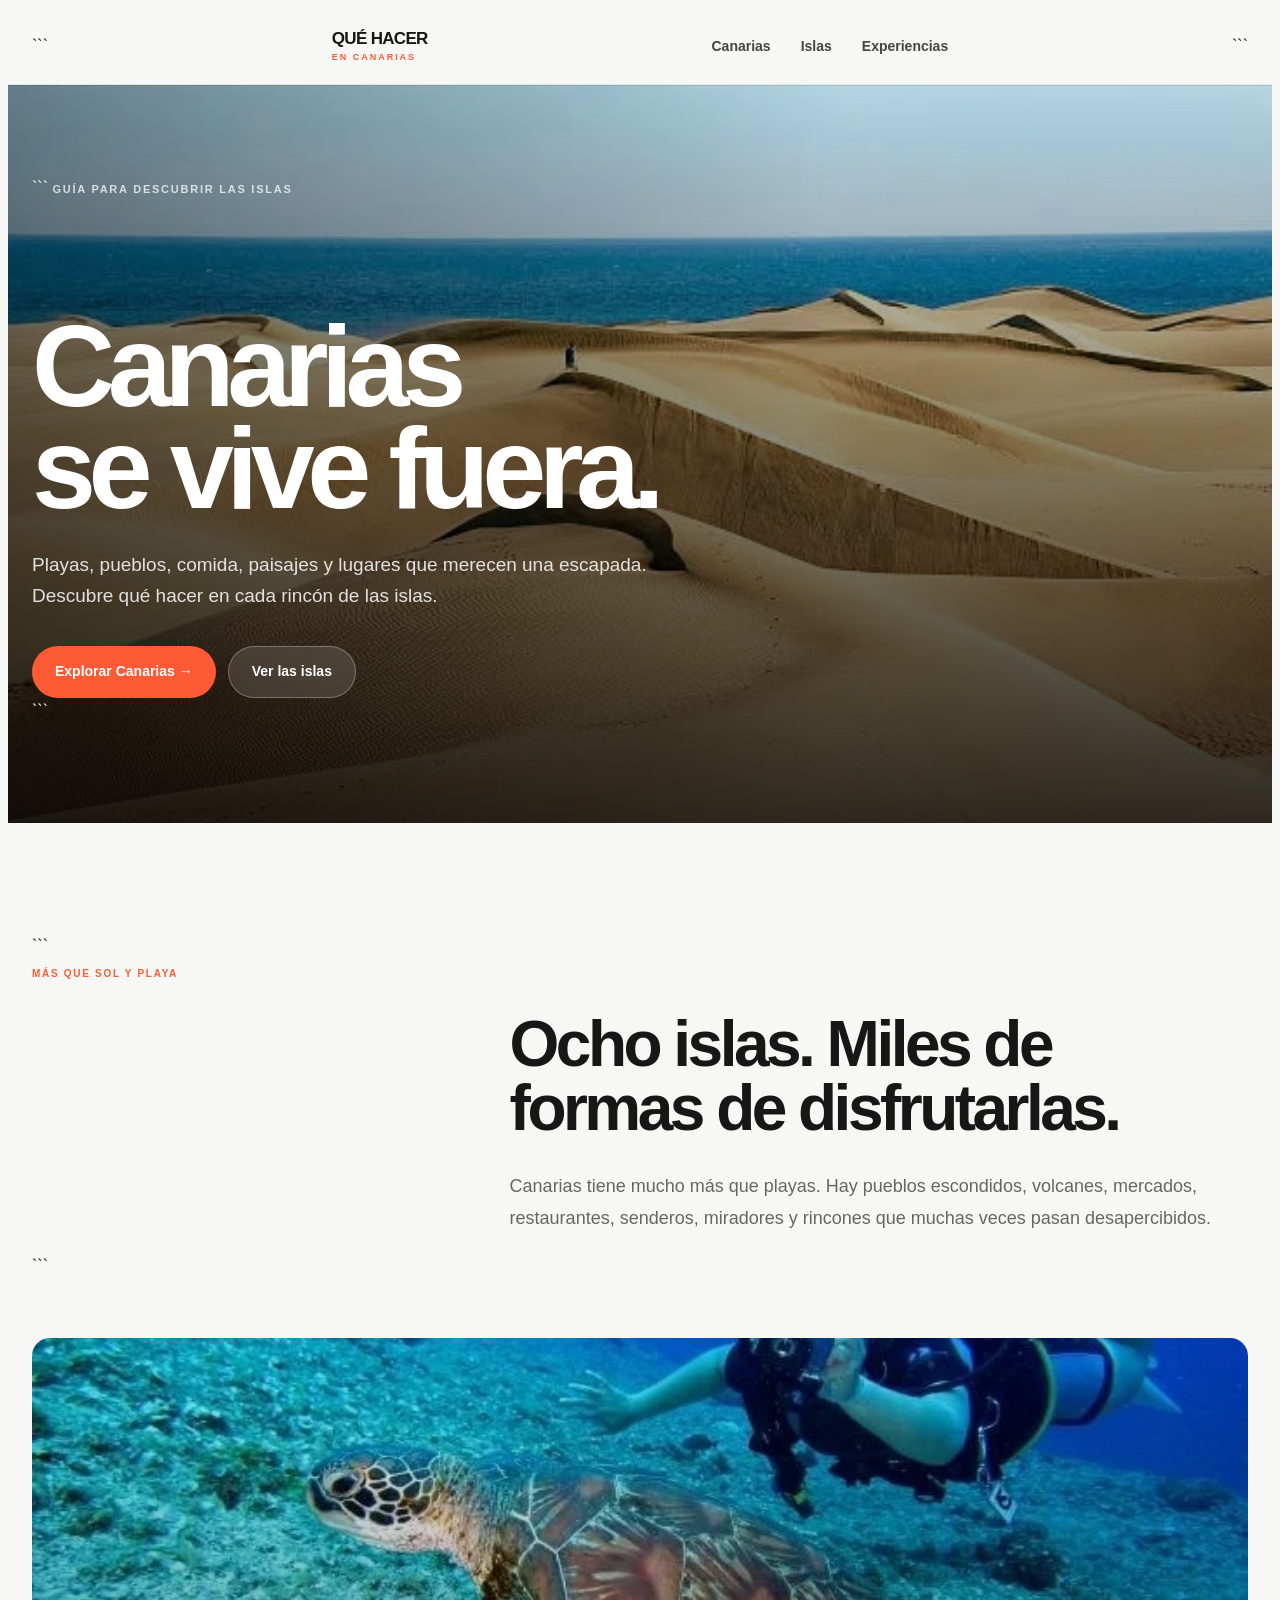
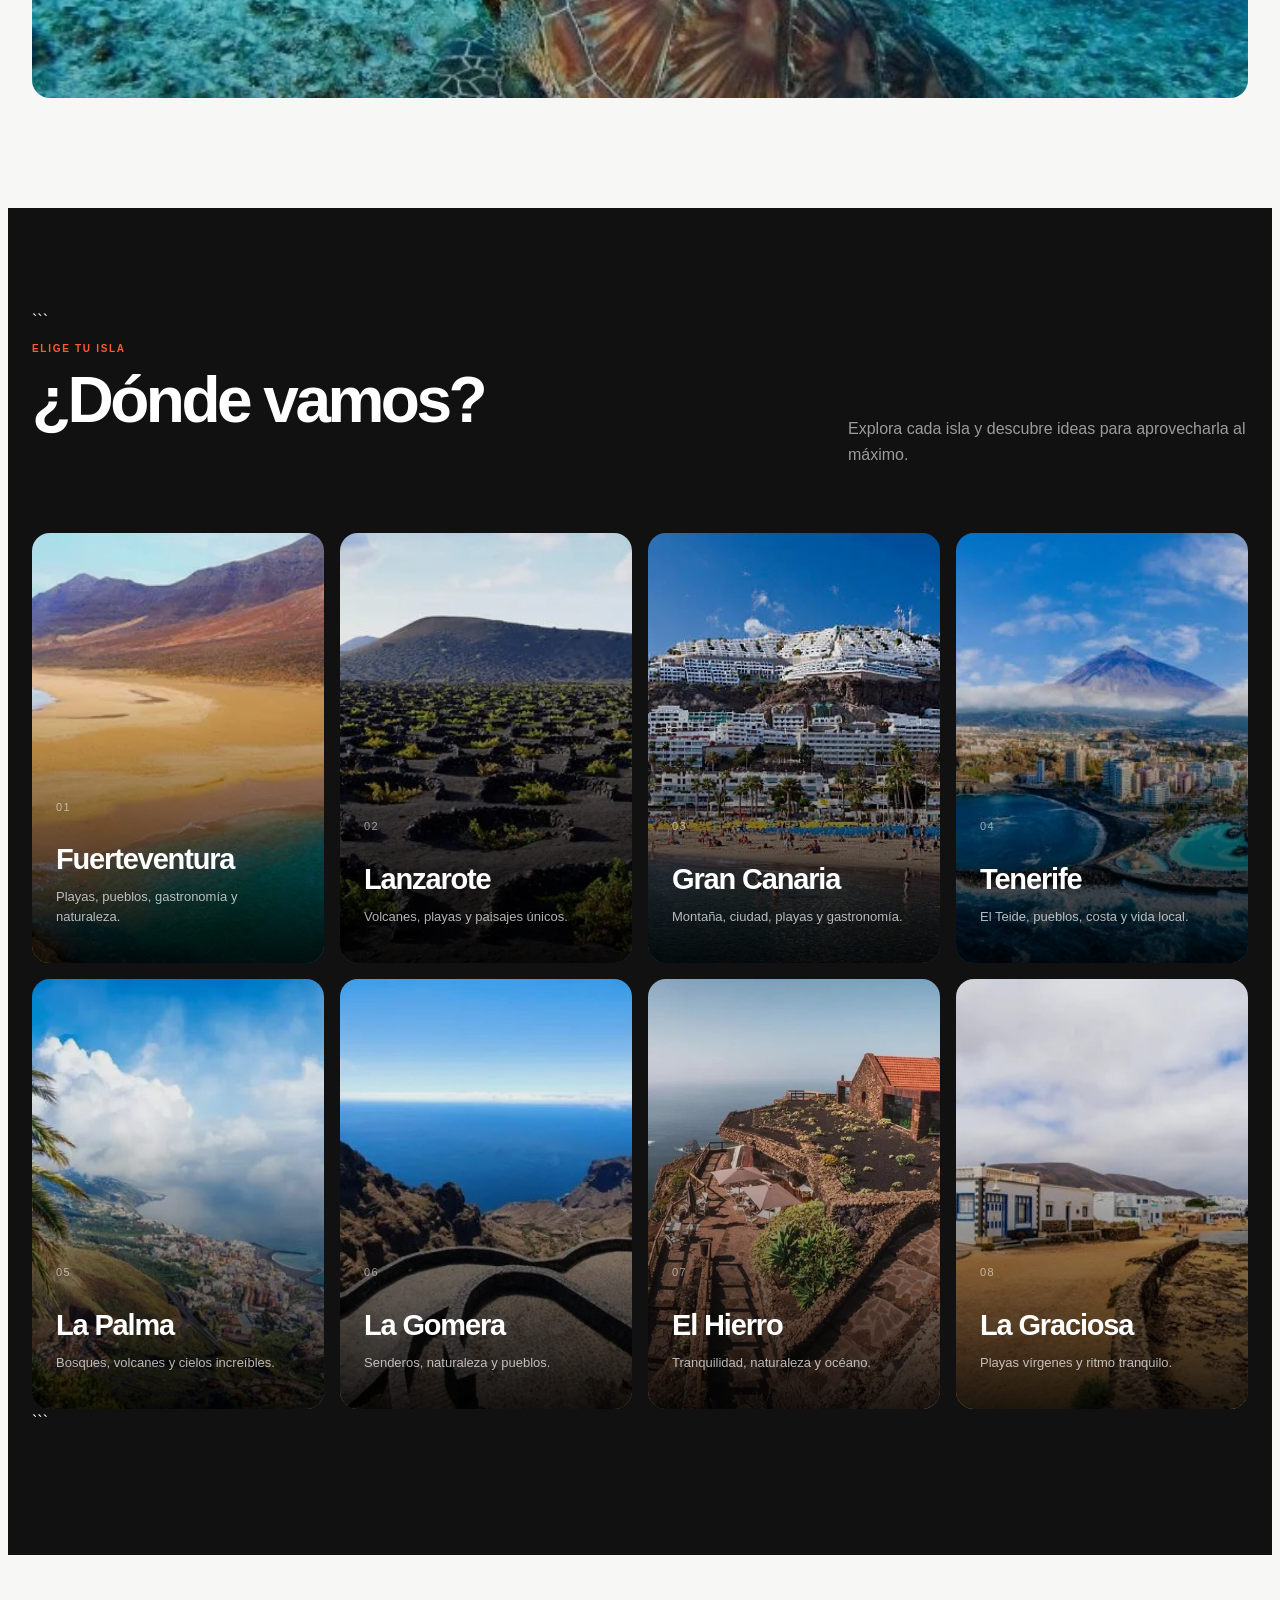
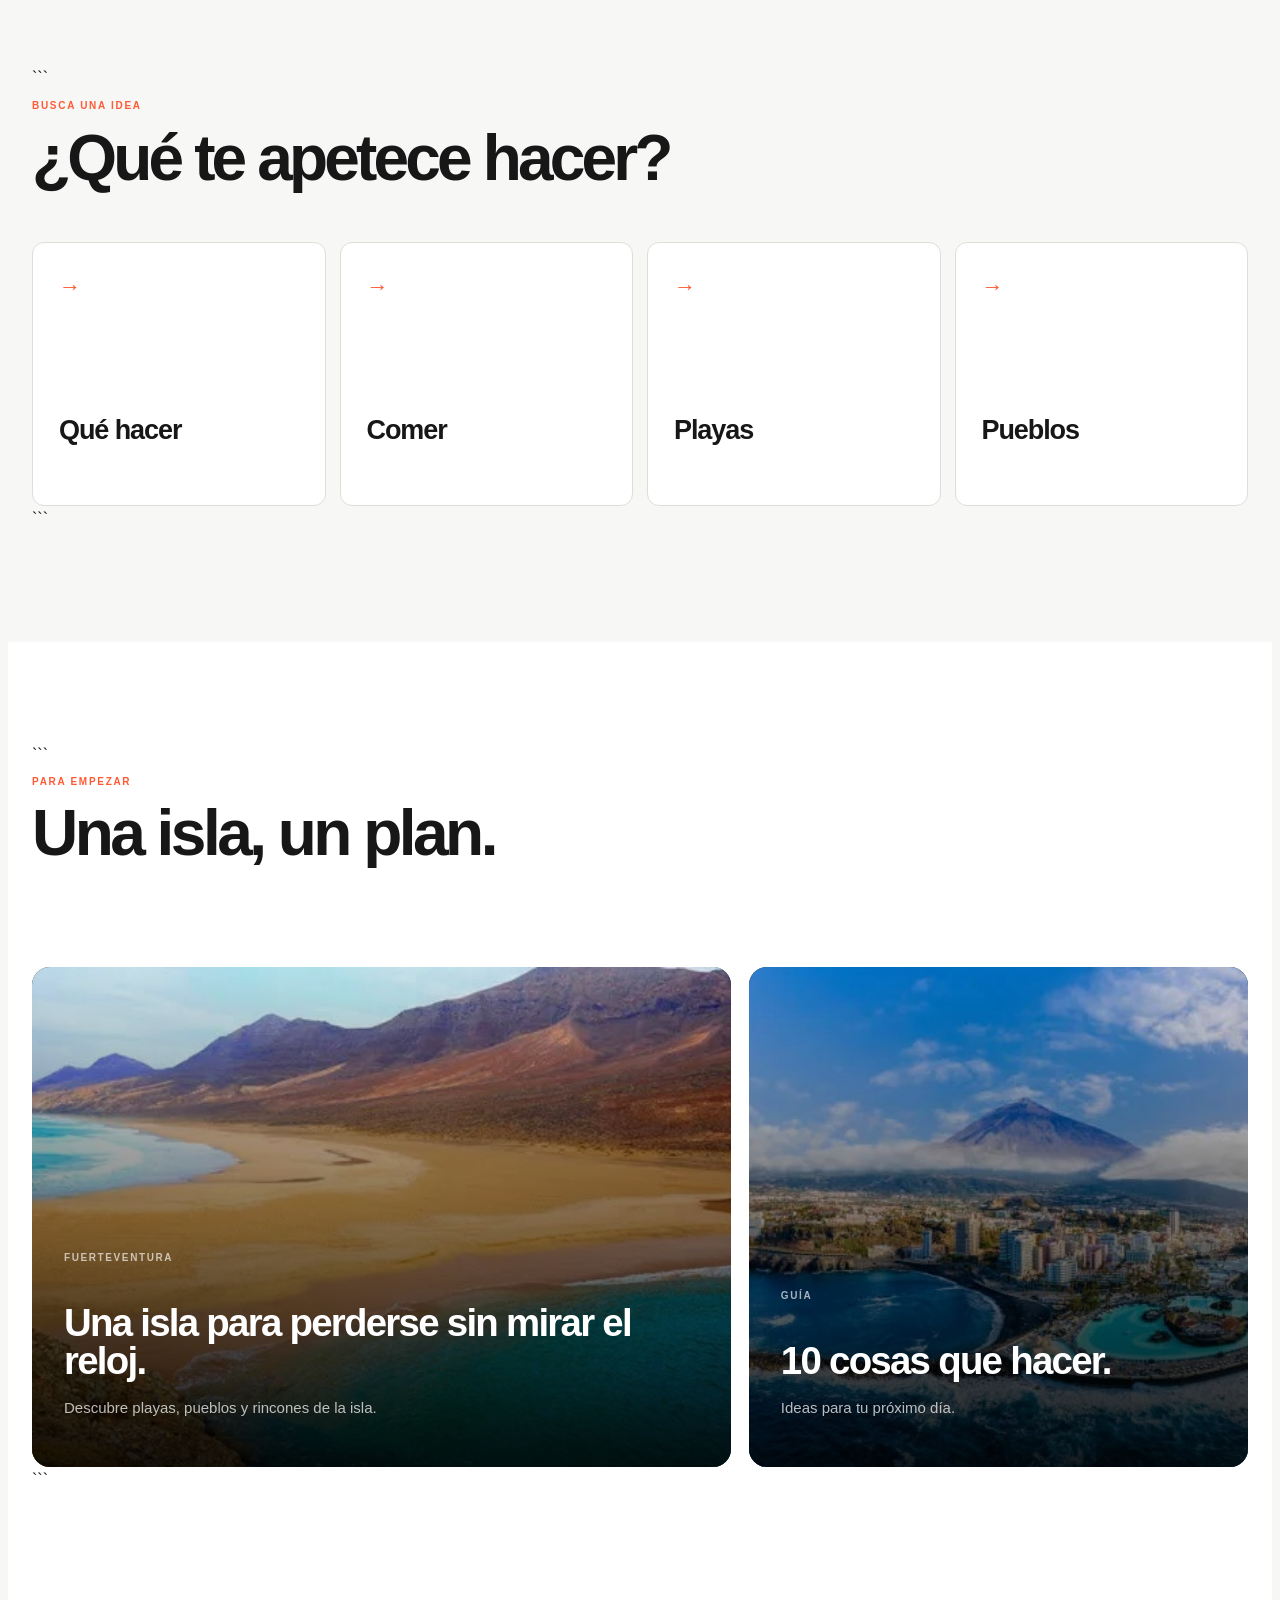
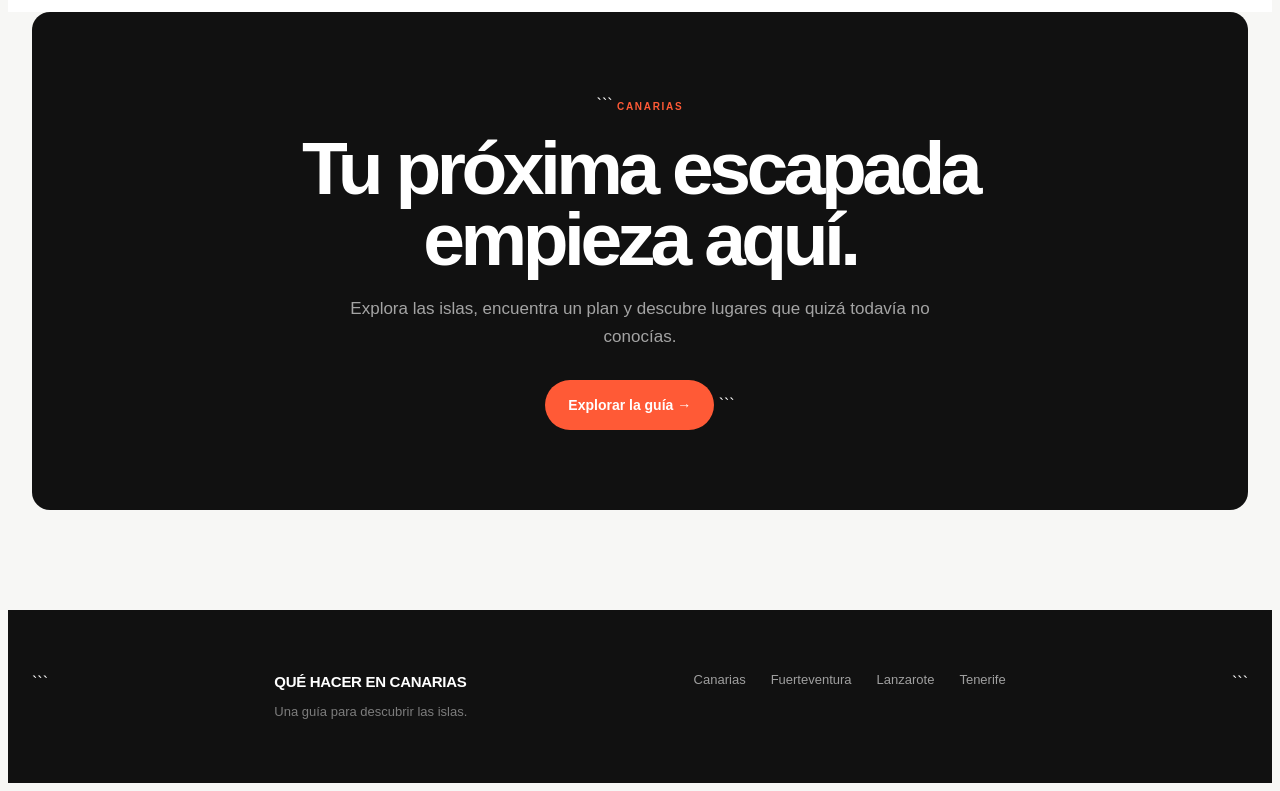
<file: index.html>
<!DOCTYPE html>

<html lang="es">

<head>

  <meta charset="UTF-8">

<meta
name="viewport"
content="width=device-width, initial-scale=1.0"

>

  <title>Qué hacer en Canarias | Guía de viajes</title>

<meta
name="description"
content="Descubre qué hacer en Canarias: playas, gastronomía, pueblos, lugares imprescindibles y experiencias en Fuerteventura, Lanzarote, Gran Canaria, Tenerife, La Palma, La Gomera, El Hierro y La Graciosa."

>

  <link
    rel="stylesheet"
    href="css/style.css"
  >

</head>

<body>

<!-- =====================================================
     HEADER
===================================================== -->

<header class="site-header">

  <div class="container header-inner">

```
<a
  href="index.html"
  class="logo"
>
  QUÉ HACER
  <span>EN CANARIAS</span>
</a>


<nav class="main-nav">

  <a href="canarias/">
    Canarias
  </a>

  <a href="#islas">
    Islas
  </a>

  <a href="#experiencias">
    Experiencias
  </a>

</nav>
```

  </div>

</header>

<main>

<!-- =====================================================
     PUBLICIDAD SUPERIOR
===================================================== -->

<div class="ad-slot ad-banner">

  <!-- PUBLICIDAD SUPERIOR -->

</div>

<!-- =====================================================
     HERO
===================================================== -->

<section class="hero">

  <div class="hero-content">

```
<span class="hero-kicker">
  GUÍA PARA DESCUBRIR LAS ISLAS
</span>


<h1>
  Canarias<br>
  se vive fuera.
</h1>


<p class="hero-text">
  Playas, pueblos, comida, paisajes y lugares que
  merecen una escapada. Descubre qué hacer en cada
  rincón de las islas.
</p>


<div class="hero-actions">

  <a
    href="canarias/"
    class="button button-primary"
  >
    Explorar Canarias →
  </a>


  <a
    href="#islas"
    class="button button-secondary"
  >
    Ver las islas
  </a>

</div>
```

  </div>

</section>

<!-- =====================================================
     PUBLICIDAD DESPUÉS DEL HERO
===================================================== -->

<div class="ad-slot ad-banner">

  <!-- PUBLICIDAD DESPUÉS DEL HERO -->

</div>

<!-- =====================================================
     INTRO
===================================================== -->

<section class="intro">

  <div class="container">

```
<div class="intro-grid">


  <div>

    <span class="section-label">
      MÁS QUE SOL Y PLAYA
    </span>

  </div>


  <div>

    <h2>
      Ocho islas.
      Miles de formas
      de disfrutarlas.
    </h2>


    <p>
      Canarias tiene mucho más que playas.
      Hay pueblos escondidos, volcanes, mercados,
      restaurantes, senderos, miradores y rincones
      que muchas veces pasan desapercibidos.
    </p>

  </div>


</div>
```

  </div>

</section>

<!-- =====================================================
     ISLAS
===================================================== -->

<section
  id="islas"
  class="islands"
>

  <div class="container">

```
<div class="section-heading">

  <div>

    <span class="section-label">
      ELIGE TU ISLA
    </span>

    <h2>
      ¿Dónde vamos?
    </h2>

  </div>


  <p>
    Explora cada isla y descubre ideas para
    aprovecharla al máximo.
  </p>

</div>



<div class="islands-grid">


  <!-- FUERTEVENTURA -->

  <a
    href="fuerteventura/"
    class="island-card"
  >

    <img
      src="img/islas/fuerteventura.jpg"
      alt="Playa de Fuerteventura"
      loading="lazy"
    >


    <div class="island-content">

      <span class="island-number">
        01
      </span>

      <h3>
        Fuerteventura
      </h3>

      <p>
        Playas, pueblos, gastronomía y naturaleza.
      </p>

    </div>

  </a>



  <!-- LANZAROTE -->

  <a
    href="lanzarote/"
    class="island-card"
  >

    <img
      src="img/islas/lanzarote.jpg"
      alt="Paisaje volcánico de Lanzarote"
      loading="lazy"
    >


    <div class="island-content">

      <span class="island-number">
        02
      </span>

      <h3>
        Lanzarote
      </h3>

      <p>
        Volcanes, playas y paisajes únicos.
      </p>

    </div>

  </a>



  <!-- GRAN CANARIA -->

  <a
    href="gran-canaria/"
    class="island-card"
  >

    <img
      src="img/islas/gran-canaria.jpg"
      alt="Paisaje de Gran Canaria"
      loading="lazy"
    >


    <div class="island-content">

      <span class="island-number">
        03
      </span>

      <h3>
        Gran Canaria
      </h3>

      <p>
        Montaña, ciudad, playas y gastronomía.
      </p>

    </div>

  </a>



  <!-- TENERIFE -->

  <a
    href="tenerife/"
    class="island-card"
  >

    <img
      src="img/islas/tenerife.jpg"
      alt="Paisaje de Tenerife"
      loading="lazy"
    >


    <div class="island-content">

      <span class="island-number">
        04
      </span>

      <h3>
        Tenerife
      </h3>

      <p>
        El Teide, pueblos, costa y vida local.
      </p>

    </div>

  </a>



  <!-- LA PALMA -->

  <a
    href="la-palma/"
    class="island-card"
  >

    <img
      src="img/islas/la-palma.jpg"
      alt="Naturaleza de La Palma"
      loading="lazy"
    >


    <div class="island-content">

      <span class="island-number">
        05
      </span>

      <h3>
        La Palma
      </h3>

      <p>
        Bosques, volcanes y cielos increíbles.
      </p>

    </div>

  </a>



  <!-- LA GOMERA -->

  <a
    href="la-gomera/"
    class="island-card"
  >

    <img
      src="img/islas/la-gomera.jpg"
      alt="Paisaje de La Gomera"
      loading="lazy"
    >


    <div class="island-content">

      <span class="island-number">
        06
      </span>

      <h3>
        La Gomera
      </h3>

      <p>
        Senderos, naturaleza y pueblos.
      </p>

    </div>

  </a>



  <!-- EL HIERRO -->

  <a
    href="el-hierro/"
    class="island-card"
  >

    <img
      src="img/islas/el-hierro.jpg"
      alt="Paisaje natural de El Hierro"
      loading="lazy"
    >


    <div class="island-content">

      <span class="island-number">
        07
      </span>

      <h3>
        El Hierro
      </h3>

      <p>
        Tranquilidad, naturaleza y océano.
      </p>

    </div>

  </a>



  <!-- LA GRACIOSA -->

  <a
    href="la-graciosa/"
    class="island-card"
  >

    <img
      src="img/islas/la-graciosa.jpg"
      alt="Playa de La Graciosa"
      loading="lazy"
    >


    <div class="island-content">

      <span class="island-number">
        08
      </span>

      <h3>
        La Graciosa
      </h3>

      <p>
        Playas vírgenes y ritmo tranquilo.
      </p>

    </div>

  </a>


</div>
```

  </div>

</section>

<!-- =====================================================
     PUBLICIDAD ENTRE CONTENIDOS
===================================================== -->

<div class="ad-slot ad-large">

  <!-- PUBLICIDAD ENTRE ISLAS Y EXPERIENCIAS -->

</div>

<!-- =====================================================
     EXPERIENCIAS
===================================================== -->

<section
  id="experiencias"
  class="categories"
>

  <div class="container">

```
<div class="categories-heading">

  <span class="section-label">
    BUSCA UNA IDEA
  </span>

  <h2>
    ¿Qué te apetece hacer?
  </h2>

</div>



<div class="categories-grid">


  <a
    href="canarias/que-hacer/"
    class="category"
  >

    <span>→</span>

    <h3>
      Qué hacer
    </h3>

  </a>


  <a
    href="canarias/comer/"
    class="category"
  >

    <span>→</span>

    <h3>
      Comer
    </h3>

  </a>


  <a
    href="canarias/playas/"
    class="category"
  >

    <span>→</span>

    <h3>
      Playas
    </h3>

  </a>


  <a
    href="canarias/pueblos/"
    class="category"
  >

    <span>→</span>

    <h3>
      Pueblos
    </h3>

  </a>


</div>
```

  </div>

</section>

<!-- =====================================================
     PUBLICIDAD
===================================================== -->

<div class="ad-slot ad-banner">

  <!-- PUBLICIDAD ANTES DEL DESTACADO -->

</div>

<!-- =====================================================
     DESTACADO
===================================================== -->

<section class="featured">

  <div class="container">

```
<div class="section-heading">

  <div>

    <span class="section-label">
      PARA EMPEZAR
    </span>

    <h2>
      Una isla,
      un plan.
    </h2>

  </div>

</div>



<div class="featured-grid">


  <!-- DESTACADO 1 -->

  <a
    href="fuerteventura/"
    class="featured-card"
  >

    <img
      src="img/islas/fuerteventura.jpg"
      alt="Playa de Fuerteventura"
      loading="lazy"
    >


    <div class="featured-content">

      <small>
        FUERTEVENTURA
      </small>

      <h3>
        Una isla para perderse sin mirar el reloj.
      </h3>

      <p>
        Descubre playas, pueblos y rincones de la isla.
      </p>

    </div>

  </a>



  <!-- DESTACADO 2 -->

  <a
    href="fuerteventura/que-hacer/"
    class="featured-card"
  >

    <img
      src="img/islas/tenerife.jpg"
      alt="Paisaje de Tenerife"
      loading="lazy"
    >


    <div class="featured-content">

      <small>
        GUÍA
      </small>

      <h3>
        10 cosas que hacer.
      </h3>

      <p>
        Ideas para tu próximo día.
      </p>

    </div>

  </a>


</div>
```

  </div>

</section>

<!-- =====================================================
     PUBLICIDAD FINAL
===================================================== -->

<div class="ad-slot ad-large">

  <!-- PUBLICIDAD FINAL -->

</div>

<!-- =====================================================
     CTA
===================================================== -->

<section class="container">

  <div class="cta">

```
<span class="section-label">
  CANARIAS
</span>


<h2>
  Tu próxima escapada empieza aquí.
</h2>


<p>
  Explora las islas, encuentra un plan y descubre
  lugares que quizá todavía no conocías.
</p>


<a
  href="canarias/"
  class="button button-primary"
>
  Explorar la guía →
</a>
```

  </div>

</section>

</main>

<!-- =====================================================
     FOOTER
===================================================== -->

<footer class="site-footer">

  <div class="container footer-inner">

```
<div>

  <div class="footer-logo">
    QUÉ HACER EN CANARIAS
  </div>

  <div class="footer-text">
    Una guía para descubrir las islas.
  </div>

</div>


<div class="footer-links">

  <a href="canarias/">
    Canarias
  </a>

  <a href="fuerteventura/">
    Fuerteventura
  </a>

  <a href="lanzarote/">
    Lanzarote
  </a>

  <a href="tenerife/">
    Tenerife
  </a>

</div>
```

  </div>

</footer>

</body>

</html>
</file>
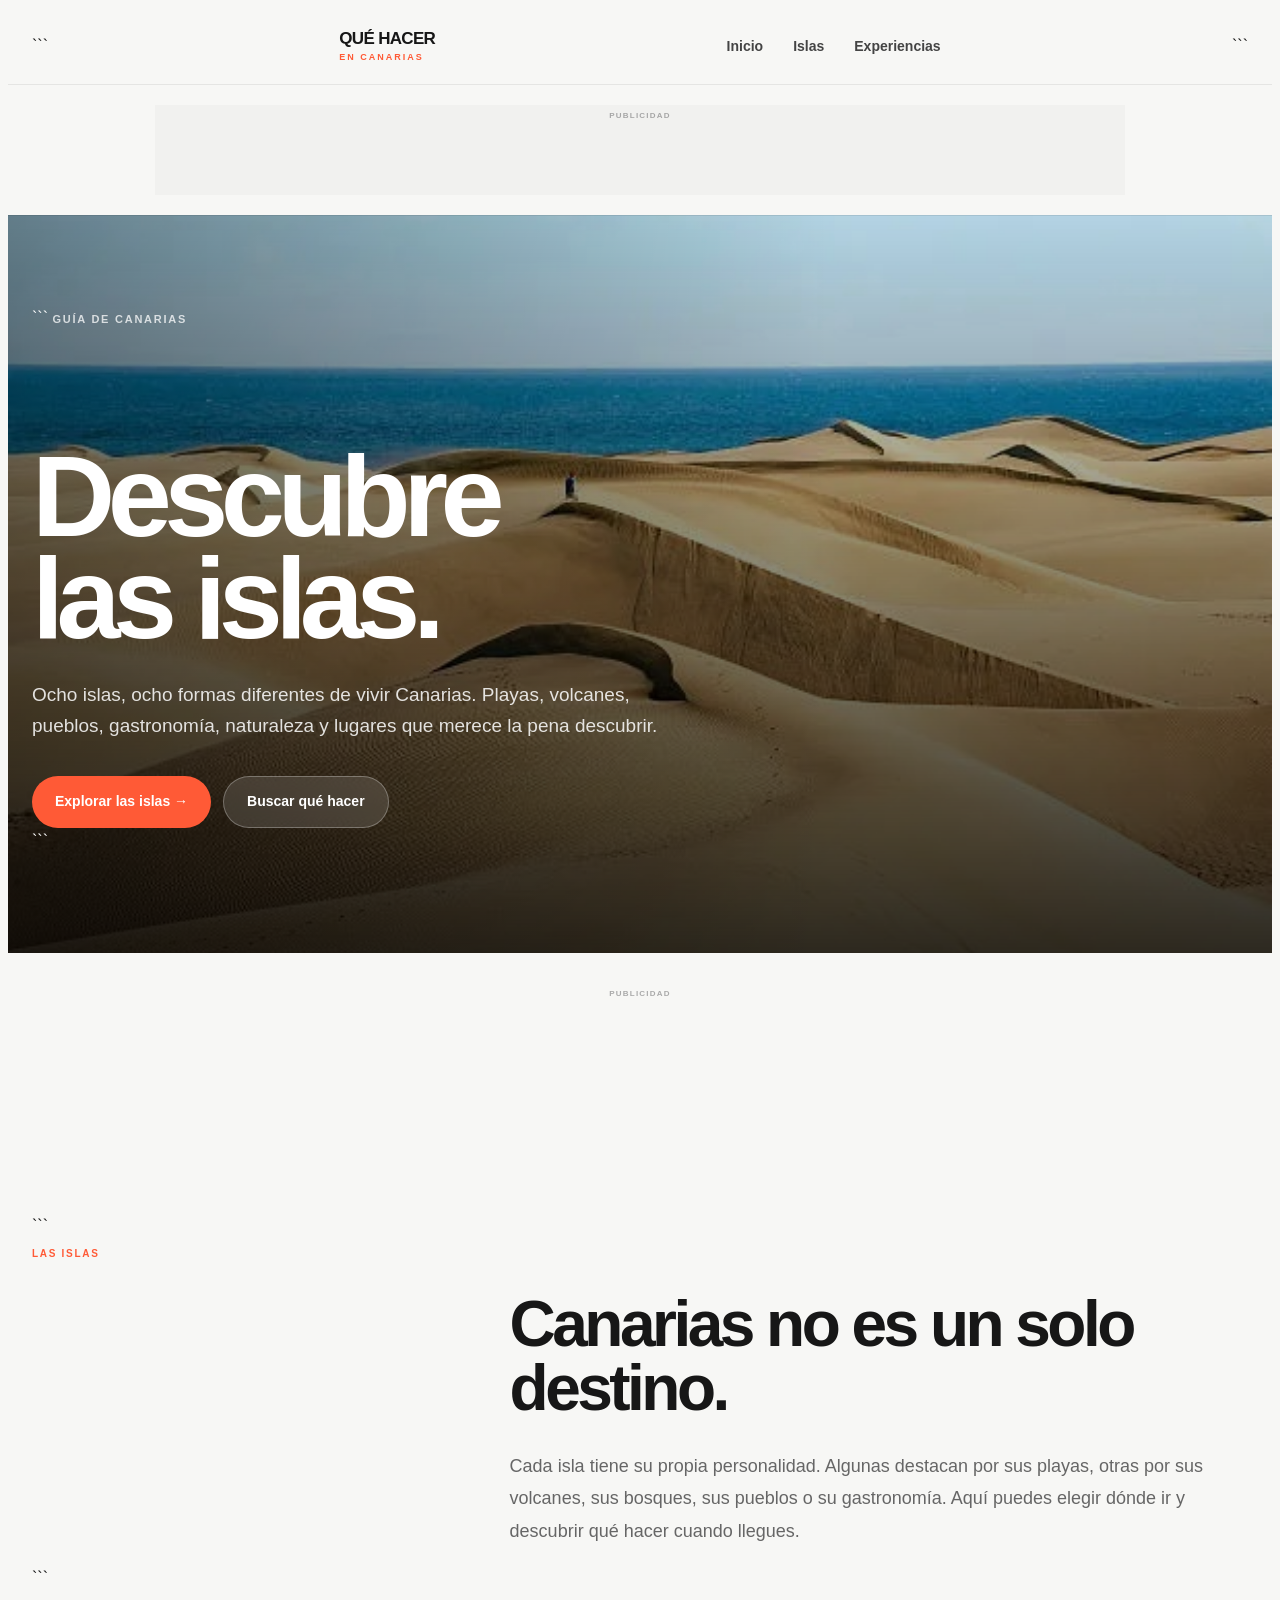
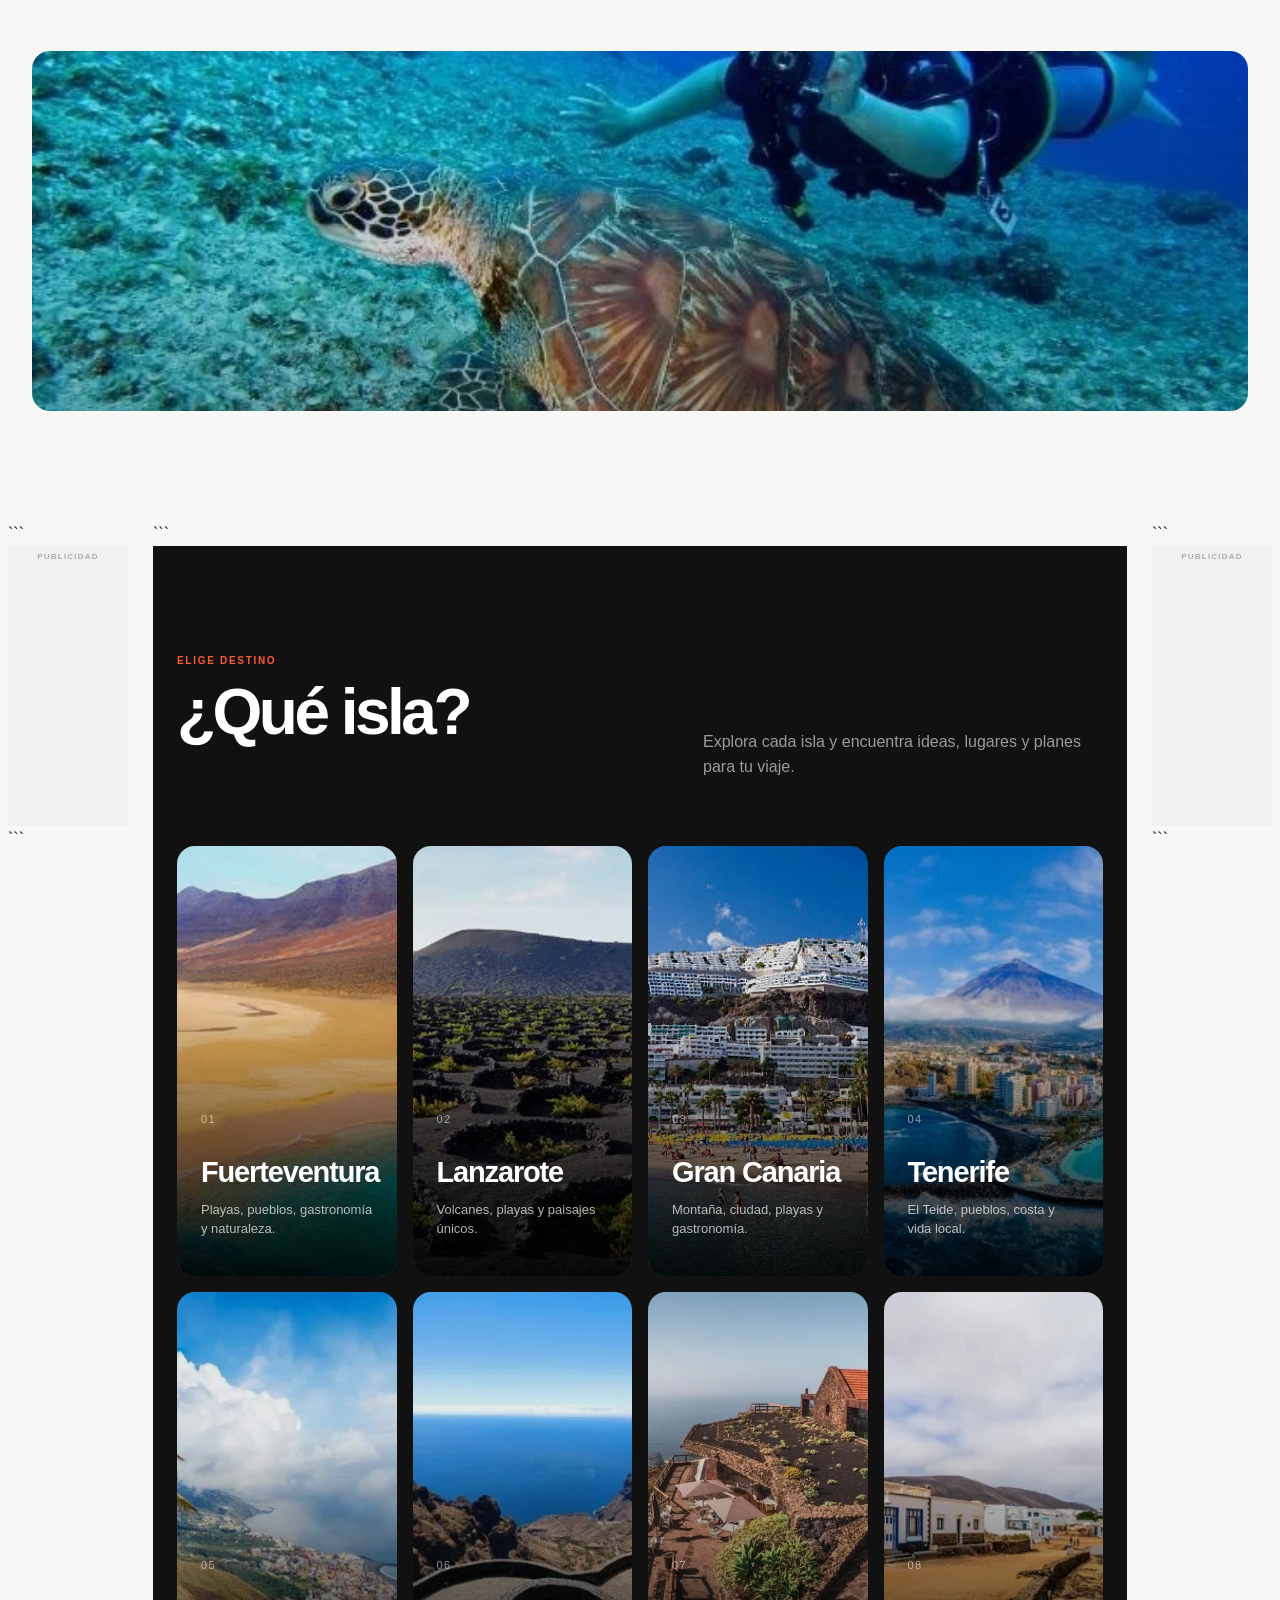
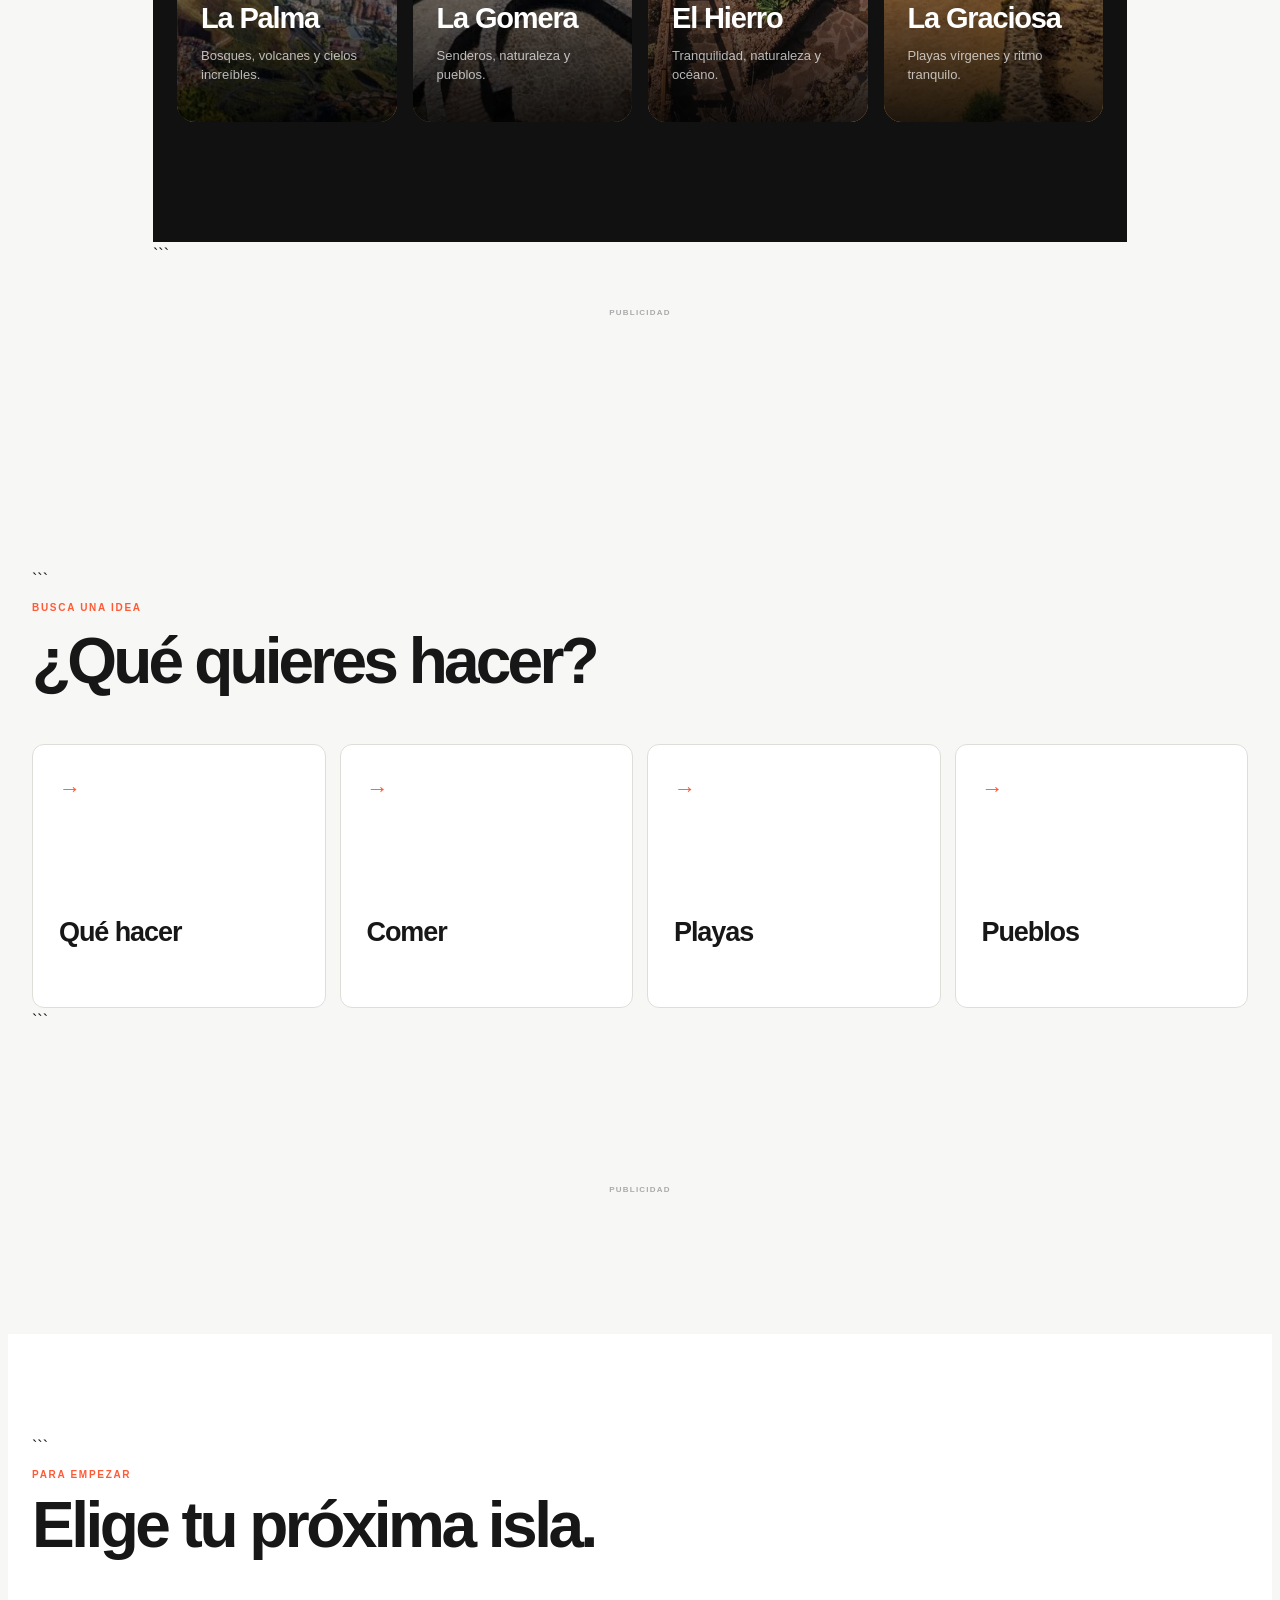
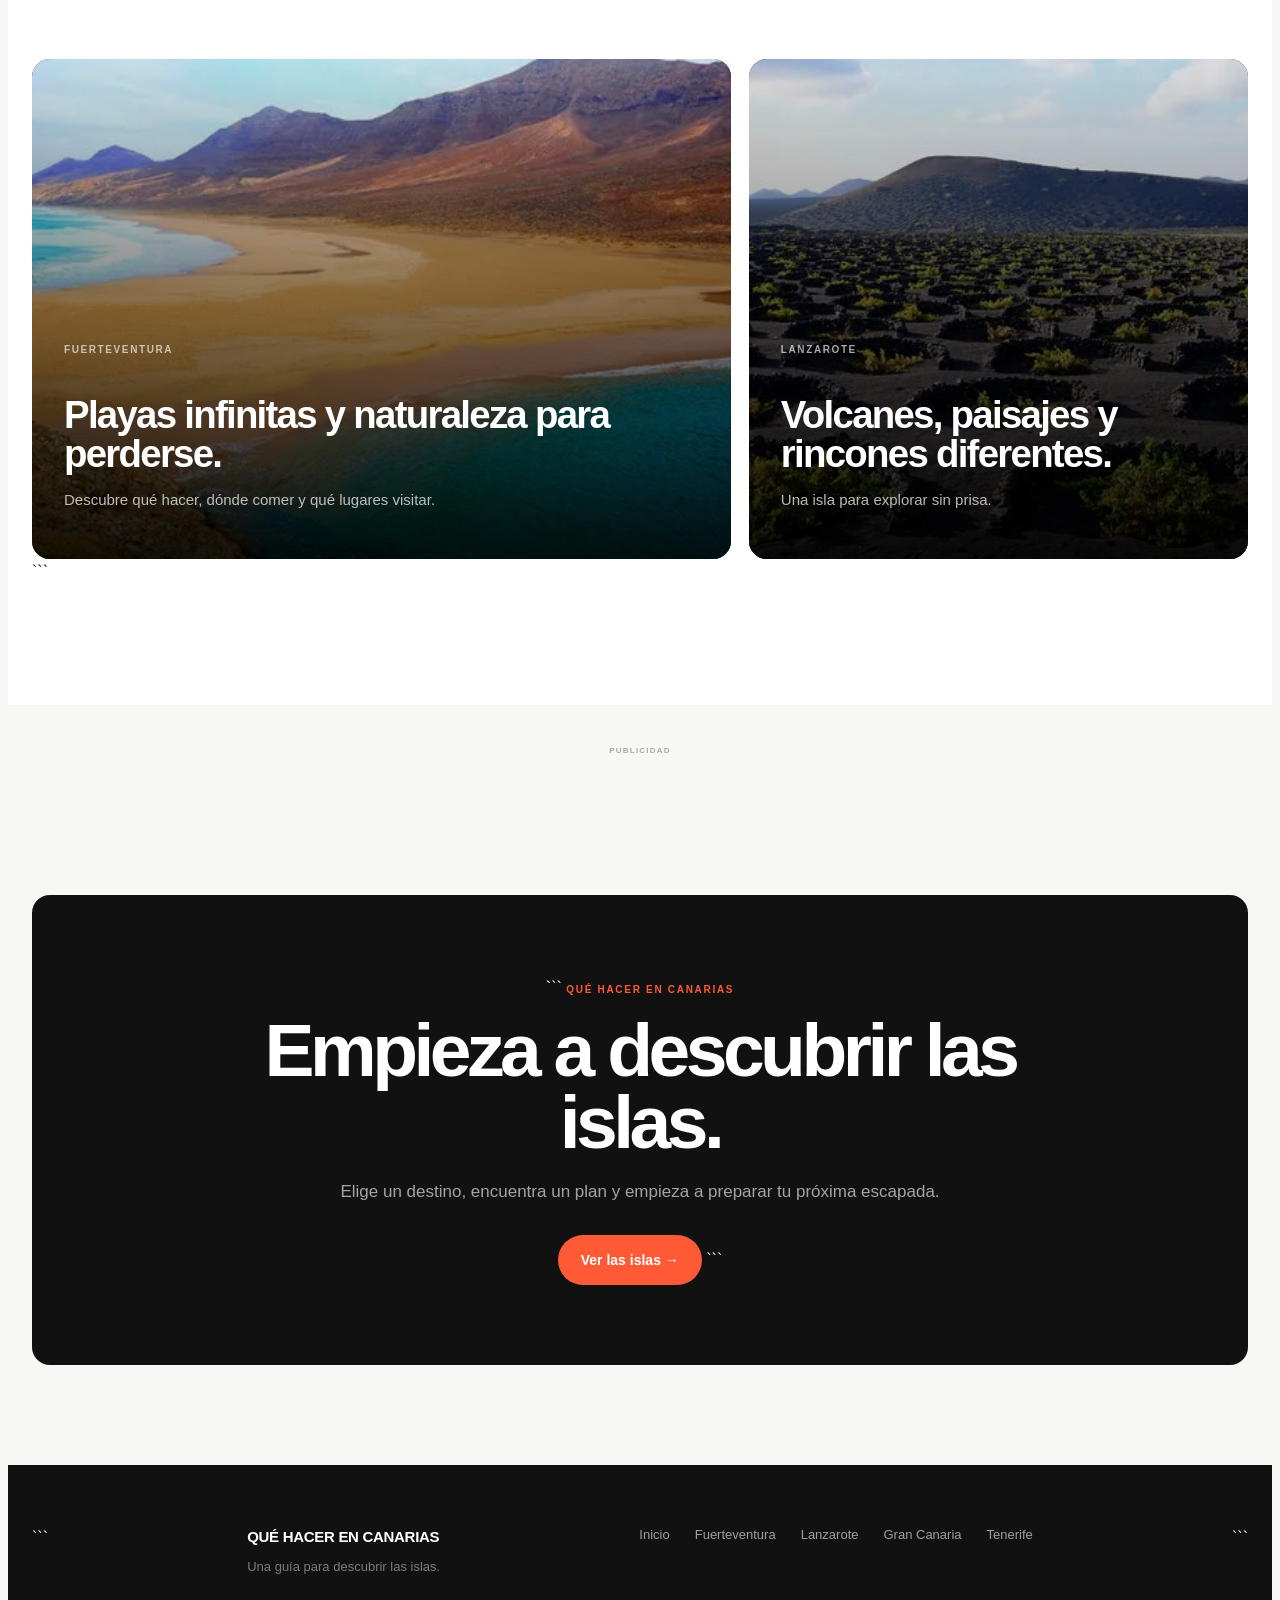
<file: canarias/index.html>
<!DOCTYPE html>

<html lang="es">

<head>

  <meta charset="UTF-8">

<meta
name="viewport"
content="width=device-width, initial-scale=1.0"

>

  <title>Qué hacer en Canarias | Guía de las islas</title>

<meta
name="description"
content="Descubre qué hacer en Canarias. Guía de Fuerteventura, Lanzarote, Gran Canaria, Tenerife, La Palma, La Gomera, El Hierro y La Graciosa."

>

  <link
    rel="stylesheet"
    href="../css/style.css"
  >

</head>

<body>

<!-- =====================================================
     HEADER
===================================================== -->

<header class="site-header">

  <div class="container header-inner">

```
<a href="../index.html" class="logo">
  QUÉ HACER <span>EN CANARIAS</span>
</a>

<nav class="main-nav">

  <a href="../index.html">
    Inicio
  </a>

  <a href="#islas">
    Islas
  </a>

  <a href="#experiencias">
    Experiencias
  </a>

</nav>
```

  </div>

</header>

<main>

<!-- =====================================================
     PUBLICIDAD SUPERIOR
===================================================== -->

<div class="ad-slot ad-top">

  <!-- PROVEEDOR PUBLICIDAD SUPERIOR -->

</div>

<!-- =====================================================
     HERO CANARIAS
===================================================== -->

<section class="hero">

  <div class="hero-content">

```
<span class="hero-kicker">
  GUÍA DE CANARIAS
</span>

<h1>
  Descubre<br>
  las islas.
</h1>

<p class="hero-text">
  Ocho islas, ocho formas diferentes de vivir
  Canarias. Playas, volcanes, pueblos, gastronomía,
  naturaleza y lugares que merece la pena descubrir.
</p>

<div class="hero-actions">

  <a
    href="#islas"
    class="button button-primary"
  >
    Explorar las islas →
  </a>

  <a
    href="#experiencias"
    class="button button-secondary"
  >
    Buscar qué hacer
  </a>

</div>
```

  </div>

</section>

<!-- =====================================================
     PUBLICIDAD DESPUÉS DEL HERO
===================================================== -->

<div class="ad-slot ad-after-hero">

  <!-- PROVEEDOR PUBLICIDAD HERO -->

</div>

<!-- =====================================================
     INTRODUCCIÓN
===================================================== -->

<section class="intro">

  <div class="container">

```
<div class="intro-grid">

  <div>

    <span class="section-label">
      LAS ISLAS
    </span>

  </div>

  <div>

    <h2>
      Canarias no es
      un solo destino.
    </h2>

    <p>
      Cada isla tiene su propia personalidad.
      Algunas destacan por sus playas, otras por
      sus volcanes, sus bosques, sus pueblos o su
      gastronomía. Aquí puedes elegir dónde ir y
      descubrir qué hacer cuando llegues.
    </p>

  </div>

</div>
```

  </div>

</section>

<!-- =====================================================
     LAYOUT PRINCIPAL + PUBLICIDAD
===================================================== -->

<div class="content-with-ads">

  <!-- PUBLICIDAD IZQUIERDA -->

  <aside class="ad-sidebar ad-left">

```
<div class="ad-slot">

  <!-- PROVEEDOR PUBLICIDAD IZQUIERDA -->

</div>
```

  </aside>

  <!-- ===================================================
       CONTENIDO PRINCIPAL
  ==================================================== -->

  <div class="main-content">

```
<!-- =================================================
     ISLAS
================================================== -->

<section
  id="islas"
  class="islands"
>

  <div class="container">

    <div class="section-heading">

      <div>

        <span class="section-label">
          ELIGE DESTINO
        </span>

        <h2>
          ¿Qué isla?
        </h2>

      </div>

      <p>
        Explora cada isla y encuentra ideas,
        lugares y planes para tu viaje.
      </p>

    </div>


    <div class="islands-grid">


      <!-- FUERTEVENTURA -->

      <a
        href="../fuerteventura/"
        class="island-card"
      >

        <img
          src="../img/islas/fuerteventura.jpg"
          alt="Fuerteventura"
          loading="lazy"
        >

        <div class="island-content">

          <span class="island-number">
            01
          </span>

          <h3>
            Fuerteventura
          </h3>

          <p>
            Playas, pueblos, gastronomía y naturaleza.
          </p>

        </div>

      </a>


      <!-- LANZAROTE -->

      <a
        href="../lanzarote/"
        class="island-card"
      >

        <img
          src="../img/islas/lanzarote.jpg"
          alt="Lanzarote"
          loading="lazy"
        >

        <div class="island-content">

          <span class="island-number">
            02
          </span>

          <h3>
            Lanzarote
          </h3>

          <p>
            Volcanes, playas y paisajes únicos.
          </p>

        </div>

      </a>


      <!-- GRAN CANARIA -->

      <a
        href="../gran-canaria/"
        class="island-card"
      >

        <img
          src="../img/islas/gran-canaria.jpg"
          alt="Gran Canaria"
          loading="lazy"
        >

        <div class="island-content">

          <span class="island-number">
            03
          </span>

          <h3>
            Gran Canaria
          </h3>

          <p>
            Montaña, ciudad, playas y gastronomía.
          </p>

        </div>

      </a>


      <!-- TENERIFE -->

      <a
        href="../tenerife/"
        class="island-card"
      >

        <img
          src="../img/islas/tenerife.jpg"
          alt="Tenerife"
          loading="lazy"
        >

        <div class="island-content">

          <span class="island-number">
            04
          </span>

          <h3>
            Tenerife
          </h3>

          <p>
            El Teide, pueblos, costa y vida local.
          </p>

        </div>

      </a>


      <!-- LA PALMA -->

      <a
        href="../la-palma/"
        class="island-card"
      >

        <img
          src="../img/islas/la-palma.jpg"
          alt="La Palma"
          loading="lazy"
        >

        <div class="island-content">

          <span class="island-number">
            05
          </span>

          <h3>
            La Palma
          </h3>

          <p>
            Bosques, volcanes y cielos increíbles.
          </p>

        </div>

      </a>


      <!-- LA GOMERA -->

      <a
        href="../la-gomera/"
        class="island-card"
      >

        <img
          src="../img/islas/la-gomera.jpg"
          alt="La Gomera"
          loading="lazy"
        >

        <div class="island-content">

          <span class="island-number">
            06
          </span>

          <h3>
            La Gomera
          </h3>

          <p>
            Senderos, naturaleza y pueblos.
          </p>

        </div>

      </a>


      <!-- EL HIERRO -->

      <a
        href="../el-hierro/"
        class="island-card"
      >

        <img
          src="../img/islas/el-hierro.jpg"
          alt="El Hierro"
          loading="lazy"
        >

        <div class="island-content">

          <span class="island-number">
            07
          </span>

          <h3>
            El Hierro
          </h3>

          <p>
            Tranquilidad, naturaleza y océano.
          </p>

        </div>

      </a>


      <!-- LA GRACIOSA -->

      <a
        href="../la-graciosa/"
        class="island-card"
      >

        <img
          src="../img/islas/la-graciosa.jpg"
          alt="La Graciosa"
          loading="lazy"
        >

        <div class="island-content">

          <span class="island-number">
            08
          </span>

          <h3>
            La Graciosa
          </h3>

          <p>
            Playas vírgenes y ritmo tranquilo.
          </p>

        </div>

      </a>


    </div>

  </div>

</section>
```

  </div>

  <!-- PUBLICIDAD DERECHA -->

  <aside class="ad-sidebar ad-right">

```
<div class="ad-slot">

  <!-- PROVEEDOR PUBLICIDAD DERECHA -->

</div>
```

  </aside>

</div>

<!-- =====================================================
     PUBLICIDAD ENTRE CONTENIDOS
===================================================== -->

<div class="ad-slot ad-content">

  <!-- PROVEEDOR PUBLICIDAD CONTENIDO -->

</div>

<!-- =====================================================
     EXPERIENCIAS
===================================================== -->

<section
  id="experiencias"
  class="categories"
>

  <div class="container">

```
<div class="categories-heading">

  <span class="section-label">
    BUSCA UNA IDEA
  </span>

  <h2>
    ¿Qué quieres hacer?
  </h2>

</div>


<div class="categories-grid">


  <a
    href="que-hacer/"
    class="category"
  >

    <span>→</span>

    <h3>
      Qué hacer
    </h3>

  </a>


  <a
    href="comer/"
    class="category"
  >

    <span>→</span>

    <h3>
      Comer
    </h3>

  </a>


  <a
    href="playas/"
    class="category"
  >

    <span>→</span>

    <h3>
      Playas
    </h3>

  </a>


  <a
    href="pueblos/"
    class="category"
  >

    <span>→</span>

    <h3>
      Pueblos
    </h3>

  </a>


</div>
```

  </div>

</section>

<!-- =====================================================
     PUBLICIDAD
===================================================== -->

<div class="ad-slot ad-content">

  <!-- PROVEEDOR PUBLICIDAD CONTENIDO 2 -->

</div>

<!-- =====================================================
     DESTACADO
===================================================== -->

<section class="featured">

  <div class="container">

```
<div class="section-heading">

  <div>

    <span class="section-label">
      PARA EMPEZAR
    </span>

    <h2>
      Elige tu próxima isla.
    </h2>

  </div>

  <p>
    Empieza por una isla y descubre todo
    lo que puedes hacer allí.
  </p>

</div>


<div class="featured-grid">


  <a
    href="../fuerteventura/"
    class="featured-card"
  >

    <img
      src="../img/islas/fuerteventura.jpg"
      alt="Fuerteventura"
      loading="lazy"
    >

    <div class="featured-content">

      <small>
        FUERTEVENTURA
      </small>

      <h3>
        Playas infinitas y naturaleza para perderse.
      </h3>

      <p>
        Descubre qué hacer, dónde comer y qué lugares visitar.
      </p>

    </div>

  </a>


  <a
    href="../lanzarote/"
    class="featured-card"
  >

    <img
      src="../img/islas/lanzarote.jpg"
      alt="Lanzarote"
      loading="lazy"
    >

    <div class="featured-content">

      <small>
        LANZAROTE
      </small>

      <h3>
        Volcanes, paisajes y rincones diferentes.
      </h3>

      <p>
        Una isla para explorar sin prisa.
      </p>

    </div>

  </a>


</div>
```

  </div>

</section>

<!-- =====================================================
     PUBLICIDAD FINAL
===================================================== -->

<div class="ad-slot ad-bottom">

  <!-- PROVEEDOR PUBLICIDAD FINAL -->

</div>

<!-- =====================================================
     CTA
===================================================== -->

<section class="container">

  <div class="cta">

```
<span class="section-label">
  QUÉ HACER EN CANARIAS
</span>

<h2>
  Empieza a descubrir las islas.
</h2>

<p>
  Elige un destino, encuentra un plan y
  empieza a preparar tu próxima escapada.
</p>

<a
  href="#islas"
  class="button button-primary"
>
  Ver las islas →
</a>
```

  </div>

</section>

</main>

<!-- =====================================================
     FOOTER
===================================================== -->

<footer class="site-footer">

  <div class="container footer-inner">

```
<div>

  <div class="footer-logo">
    QUÉ HACER EN CANARIAS
  </div>

  <div class="footer-text">
    Una guía para descubrir las islas.
  </div>

</div>


<div class="footer-links">

  <a href="../index.html">
    Inicio
  </a>

  <a href="../fuerteventura/">
    Fuerteventura
  </a>

  <a href="../lanzarote/">
    Lanzarote
  </a>

  <a href="../gran-canaria/">
    Gran Canaria
  </a>

  <a href="../tenerife/">
    Tenerife
  </a>

</div>
```

  </div>

</footer>

</body>

</html>
</file>
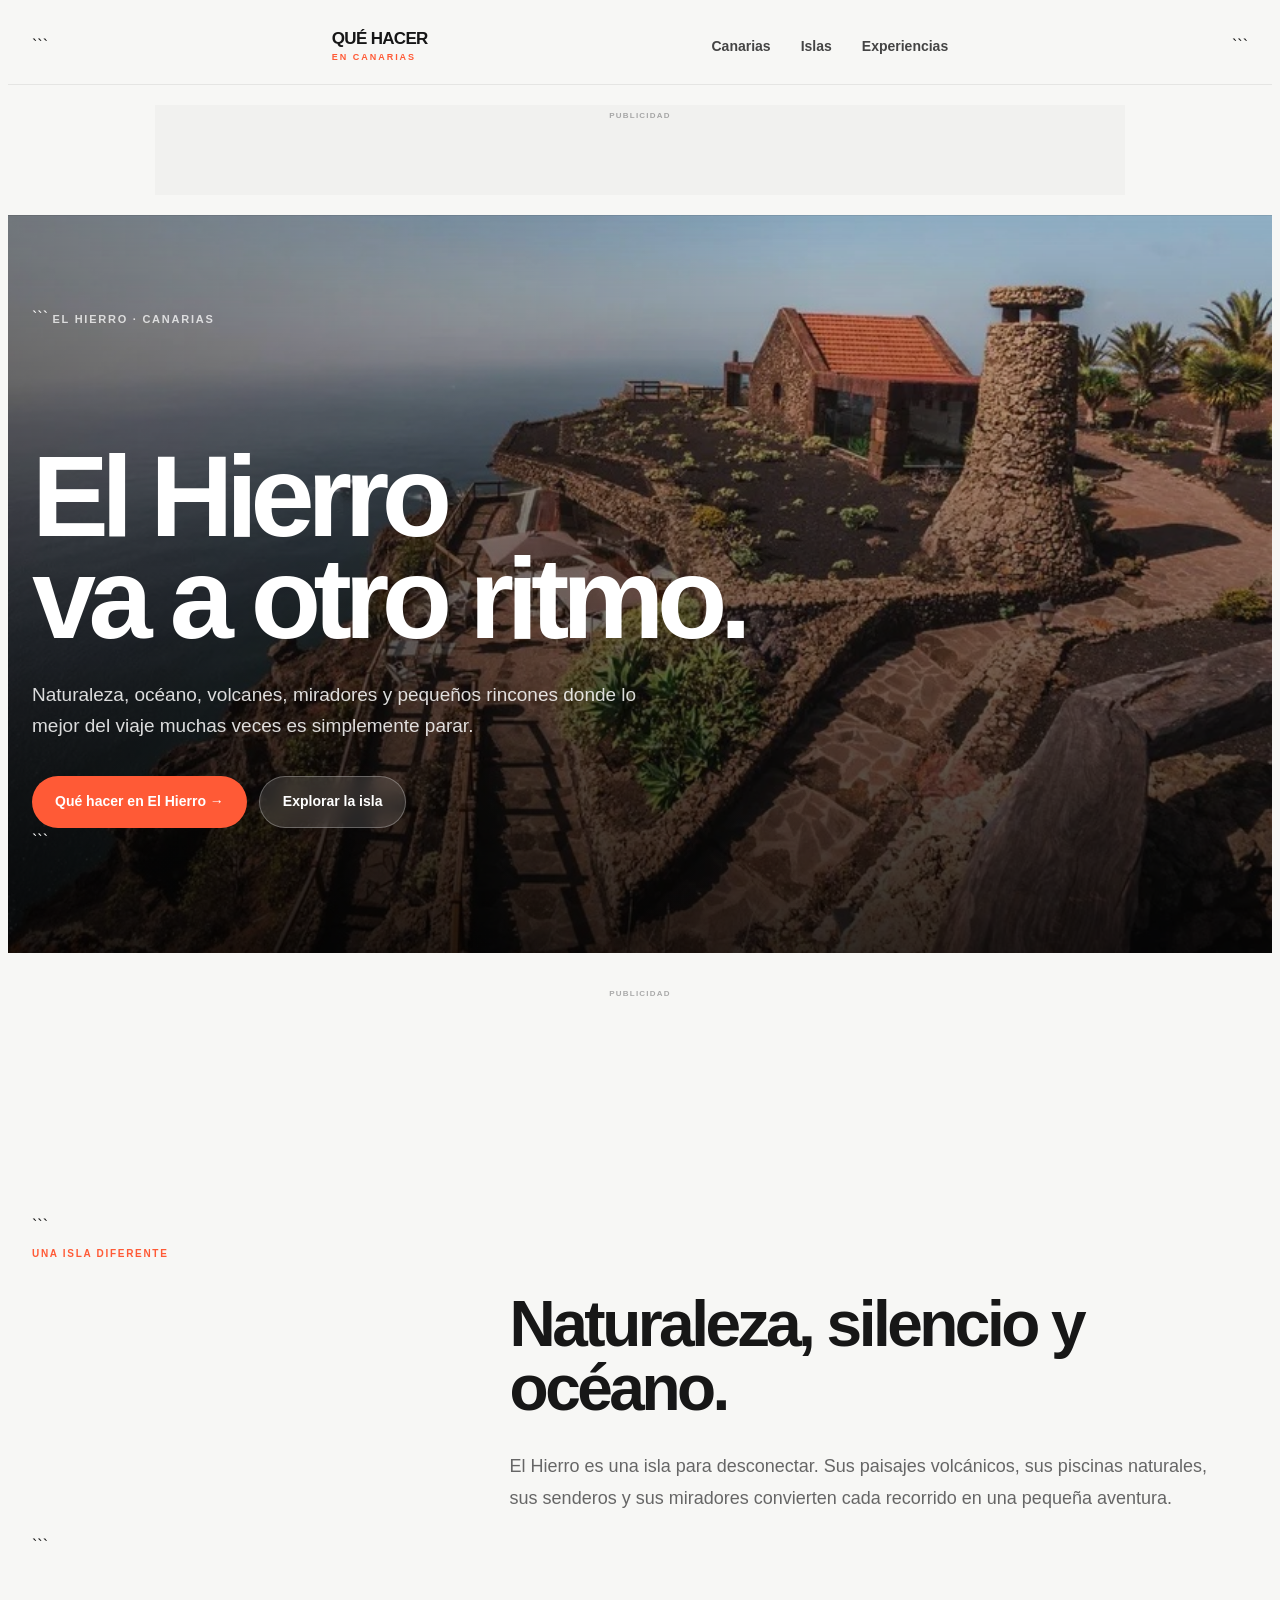
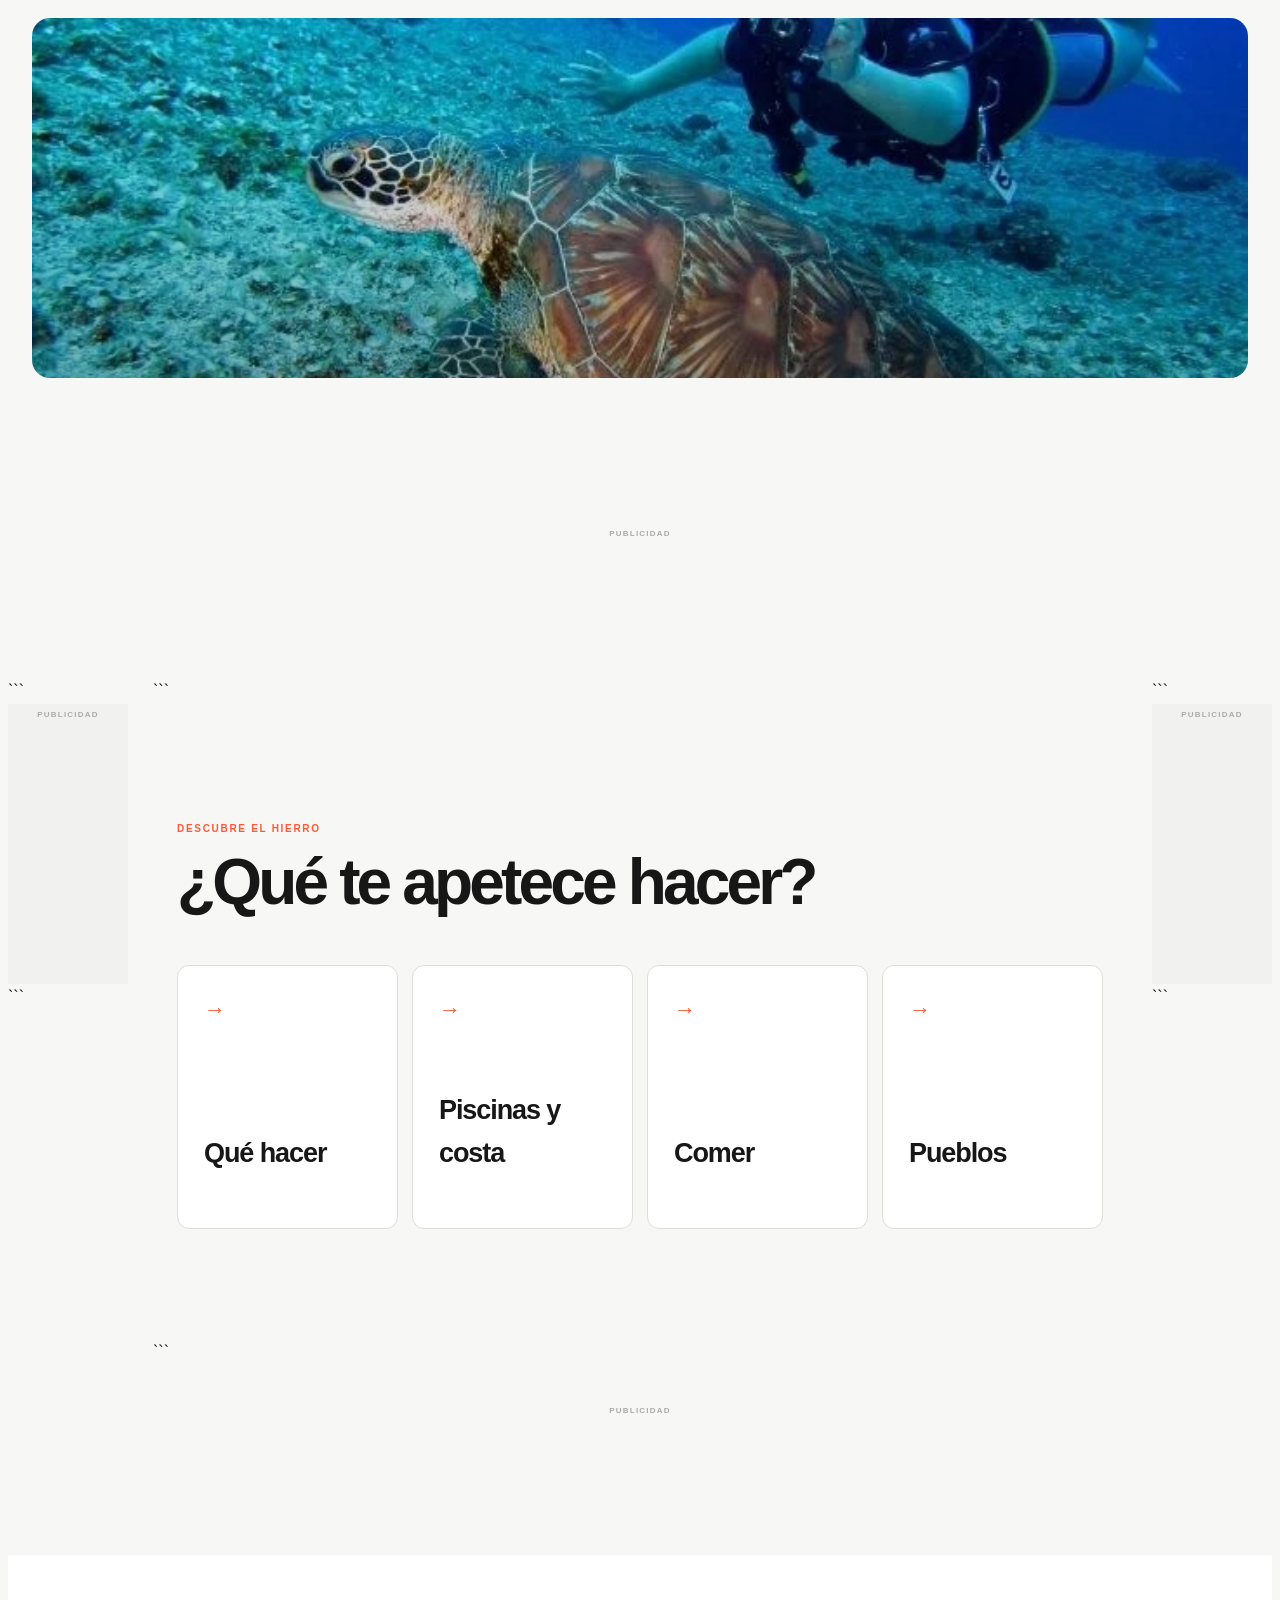
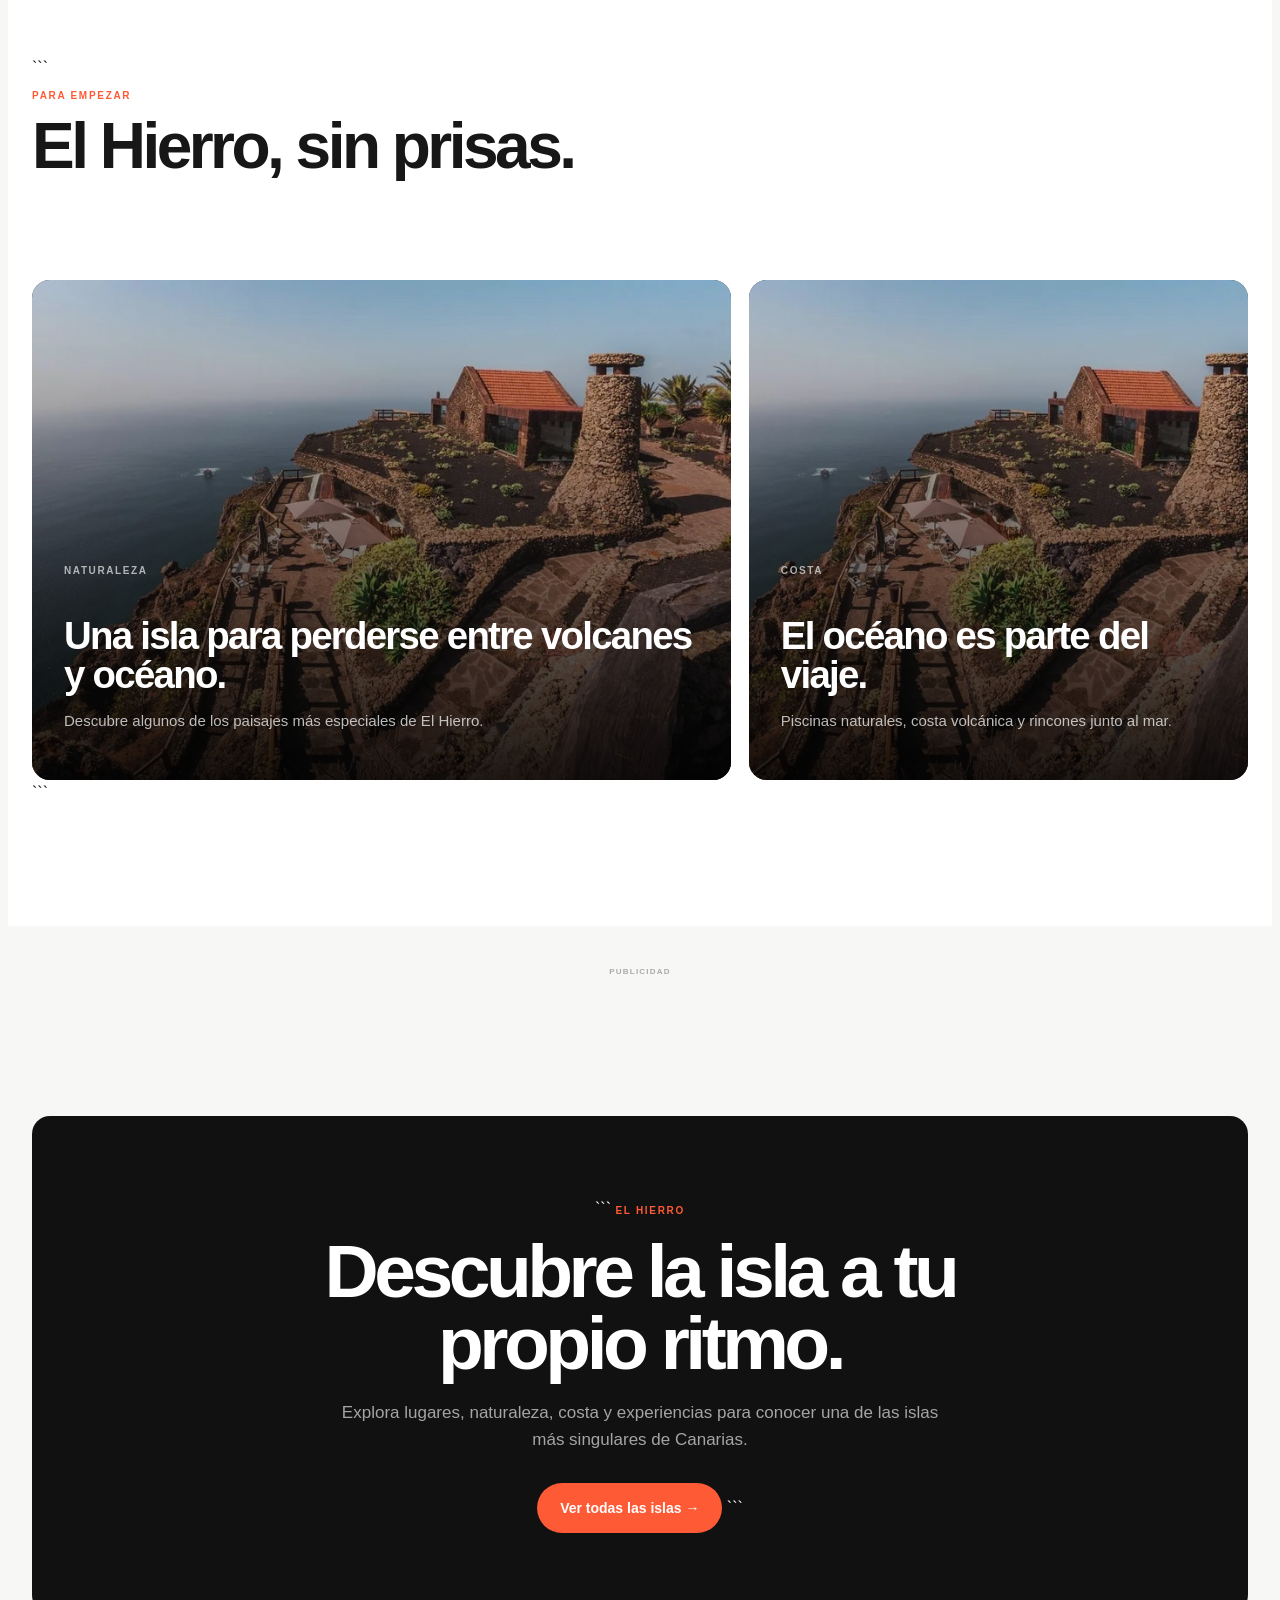
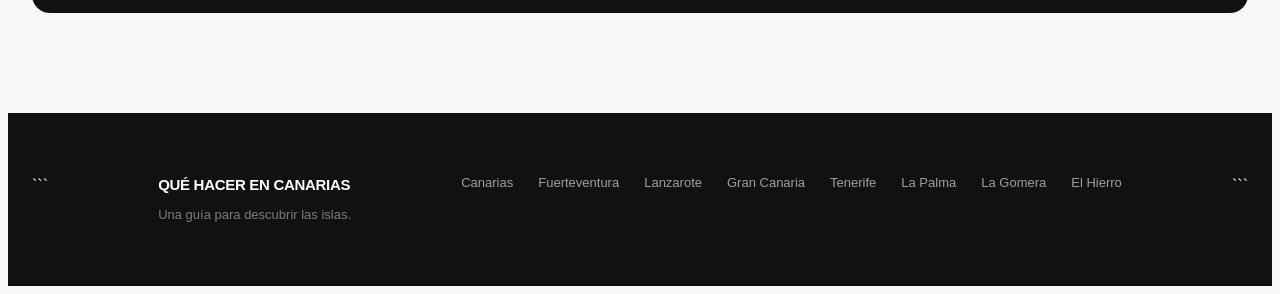
<file: el-hierro/index.html>
<!DOCTYPE html>

<html lang="es">

<head>

  <meta charset="UTF-8">

<meta
name="viewport"
content="width=device-width, initial-scale=1.0"

>

  <title>Qué hacer en El Hierro | Guía de viajes</title>

<meta
name="description"
content="Descubre qué hacer en El Hierro: naturaleza, miradores, piscinas naturales, senderos, pueblos, costa y lugares imprescindibles de la isla."

>

  <link
    rel="stylesheet"
    href="../css/style.css"
  >

</head>

<body>

<header class="site-header">

  <div class="container header-inner">

```
<a href="../index.html" class="logo">
  QUÉ HACER <span>EN CANARIAS</span>
</a>

<nav class="main-nav">

  <a href="../canarias/">
    Canarias
  </a>

  <a href="../index.html#islas">
    Islas
  </a>

  <a href="#experiencias">
    Experiencias
  </a>

</nav>
```

  </div>

</header>

<main>

<!-- =====================================================
     PUBLICIDAD SUPERIOR
===================================================== -->

<div class="ad-slot ad-top">

  <!-- PROVEEDOR PUBLICIDAD SUPERIOR -->

</div>

<!-- =====================================================
     HERO
===================================================== -->

<section
  class="hero"
  style="
    background-image:
      linear-gradient(
        to top,
        rgba(0,0,0,.82),
        rgba(0,0,0,.12)
      ),
      url('../img/islas/el-hierro.jpg');
  "
>

  <div class="hero-content">

```
<span class="hero-kicker">
  EL HIERRO · CANARIAS
</span>

<h1>
  El Hierro<br>
  va a otro ritmo.
</h1>

<p class="hero-text">
  Naturaleza, océano, volcanes, miradores y
  pequeños rincones donde lo mejor del viaje
  muchas veces es simplemente parar.
</p>

<div class="hero-actions">

  <a
    href="que-hacer/"
    class="button button-primary"
  >
    Qué hacer en El Hierro →
  </a>

  <a
    href="#experiencias"
    class="button button-secondary"
  >
    Explorar la isla
  </a>

</div>
```

  </div>

</section>

<!-- =====================================================
     PUBLICIDAD DESPUÉS DEL HERO
===================================================== -->

<div class="ad-slot ad-after-hero">

  <!-- PROVEEDOR PUBLICIDAD HERO -->

</div>

<!-- =====================================================
     INTRO
===================================================== -->

<section class="intro">

  <div class="container">

```
<div class="intro-grid">

  <div>

    <span class="section-label">
      UNA ISLA DIFERENTE
    </span>

  </div>

  <div>

    <h2>
      Naturaleza,
      silencio y
      océano.
    </h2>

    <p>
      El Hierro es una isla para desconectar.
      Sus paisajes volcánicos, sus piscinas naturales,
      sus senderos y sus miradores convierten cada
      recorrido en una pequeña aventura.
    </p>

  </div>

</div>
```

  </div>

</section>

<!-- =====================================================
     PUBLICIDAD
===================================================== -->

<div class="ad-slot ad-content">

  <!-- PROVEEDOR PUBLICIDAD CONTENIDO -->

</div>

<!-- =====================================================
     CONTENIDO + PUBLICIDAD LATERAL
===================================================== -->

<div class="content-with-ads">

  <!-- PUBLICIDAD IZQUIERDA -->

  <aside class="ad-sidebar ad-left">

```
<div class="ad-slot">

  <!-- PROVEEDOR PUBLICIDAD IZQUIERDA -->

</div>
```

  </aside>

  <!-- CONTENIDO PRINCIPAL -->

  <div class="main-content">

```
<!-- =================================================
     EXPERIENCIAS
================================================== -->

<section
  id="experiencias"
  class="categories"
>

  <div class="container">

    <div class="categories-heading">

      <span class="section-label">
        DESCUBRE EL HIERRO
      </span>

      <h2>
        ¿Qué te apetece hacer?
      </h2>

    </div>


    <div class="categories-grid">


      <a
        href="que-hacer/"
        class="category"
      >

        <span>→</span>

        <h3>
          Qué hacer
        </h3>

      </a>


      <a
        href="playas/"
        class="category"
      >

        <span>→</span>

        <h3>
          Piscinas y costa
        </h3>

      </a>


      <a
        href="comer/"
        class="category"
      >

        <span>→</span>

        <h3>
          Comer
        </h3>

      </a>


      <a
        href="pueblos/"
        class="category"
      >

        <span>→</span>

        <h3>
          Pueblos
        </h3>

      </a>


    </div>

  </div>

</section>
```

  </div>

  <!-- PUBLICIDAD DERECHA -->

  <aside class="ad-sidebar ad-right">

```
<div class="ad-slot">

  <!-- PROVEEDOR PUBLICIDAD DERECHA -->

</div>
```

  </aside>

</div>

<!-- =====================================================
     PUBLICIDAD ENTRE CONTENIDO
===================================================== -->

<div class="ad-slot ad-content">

  <!-- PROVEEDOR PUBLICIDAD CONTENIDO -->

</div>

<!-- =====================================================
     DESTACADO
===================================================== -->

<section class="featured">

  <div class="container">

```
<div class="section-heading">

  <div>

    <span class="section-label">
      PARA EMPEZAR
    </span>

    <h2>
      El Hierro,
      sin prisas.
    </h2>

  </div>

  <p>
    Una isla pequeña, pero llena de lugares
    que merece la pena descubrir.
  </p>

</div>


<div class="featured-grid">


  <a
    href="que-hacer/"
    class="featured-card"
  >

    <img
      src="../img/islas/el-hierro.jpg"
      alt="Paisaje natural de El Hierro"
      loading="lazy"
    >

    <div class="featured-content">

      <small>
        NATURALEZA
      </small>

      <h3>
        Una isla para perderse entre volcanes y océano.
      </h3>

      <p>
        Descubre algunos de los paisajes más
        especiales de El Hierro.
      </p>

    </div>

  </a>


  <a
    href="playas/"
    class="featured-card"
  >

    <img
      src="../img/islas/el-hierro.jpg"
      alt="Costa de El Hierro"
      loading="lazy"
    >

    <div class="featured-content">

      <small>
        COSTA
      </small>

      <h3>
        El océano es parte del viaje.
      </h3>

      <p>
        Piscinas naturales, costa volcánica
        y rincones junto al mar.
      </p>

    </div>

  </a>


</div>
```

  </div>

</section>

<!-- =====================================================
     PUBLICIDAD FINAL
===================================================== -->

<div class="ad-slot ad-bottom">

  <!-- PROVEEDOR PUBLICIDAD FINAL -->

</div>

<!-- =====================================================
     CTA
===================================================== -->

<section class="container">

  <div class="cta">

```
<span class="section-label">
  EL HIERRO
</span>

<h2>
  Descubre la isla
  a tu propio ritmo.
</h2>

<p>
  Explora lugares, naturaleza, costa y experiencias
  para conocer una de las islas más singulares de Canarias.
</p>

<a
  href="../index.html#islas"
  class="button button-primary"
>
  Ver todas las islas →
</a>
```

  </div>

</section>

</main>

<!-- =====================================================
     FOOTER
===================================================== -->

<footer class="site-footer">

  <div class="container footer-inner">

```
<div>

  <div class="footer-logo">
    QUÉ HACER EN CANARIAS
  </div>

  <div class="footer-text">
    Una guía para descubrir las islas.
  </div>

</div>


<div class="footer-links">

  <a href="../canarias/">
    Canarias
  </a>

  <a href="../fuerteventura/">
    Fuerteventura
  </a>

  <a href="../lanzarote/">
    Lanzarote
  </a>

  <a href="../gran-canaria/">
    Gran Canaria
  </a>

  <a href="../tenerife/">
    Tenerife
  </a>

  <a href="../la-palma/">
    La Palma
  </a>

  <a href="../la-gomera/">
    La Gomera
  </a>

  <a href="../el-hierro/">
    El Hierro
  </a>

</div>
```

  </div>

</footer>

</body>

</html>
</file>
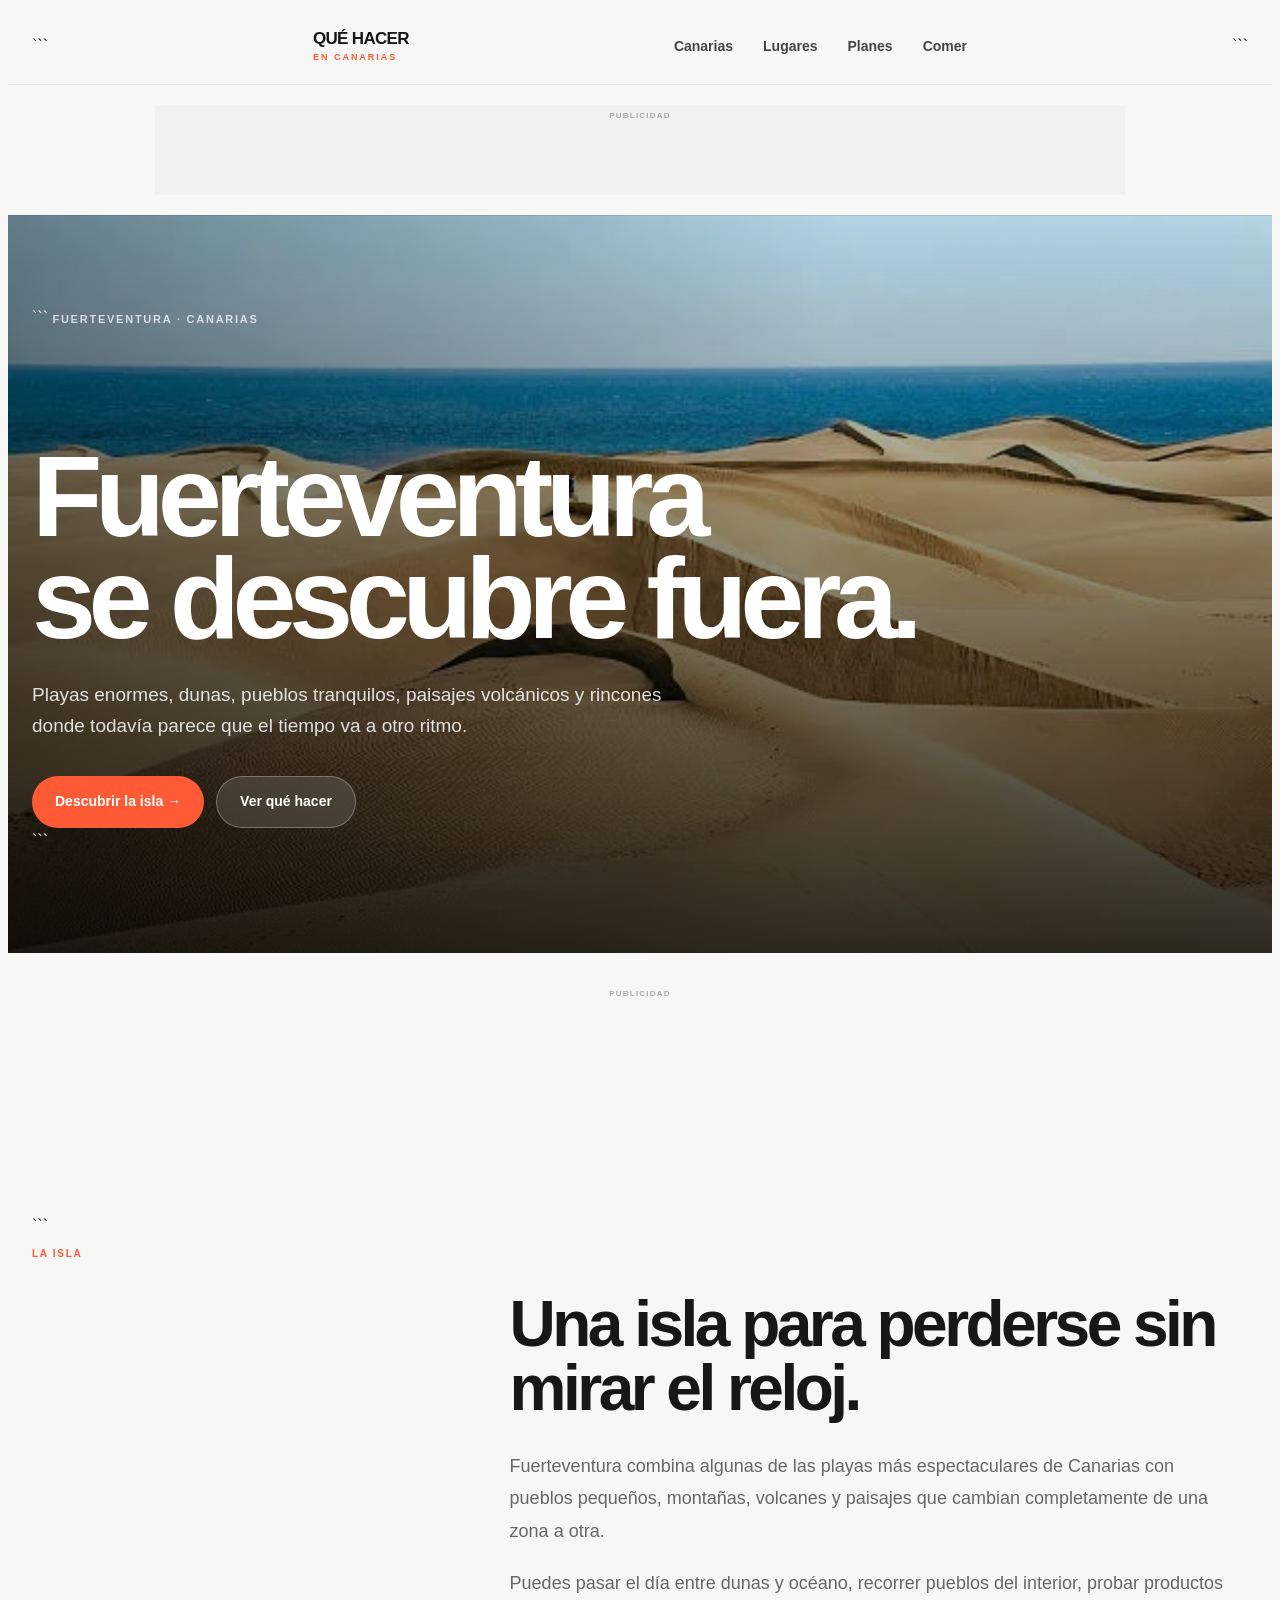
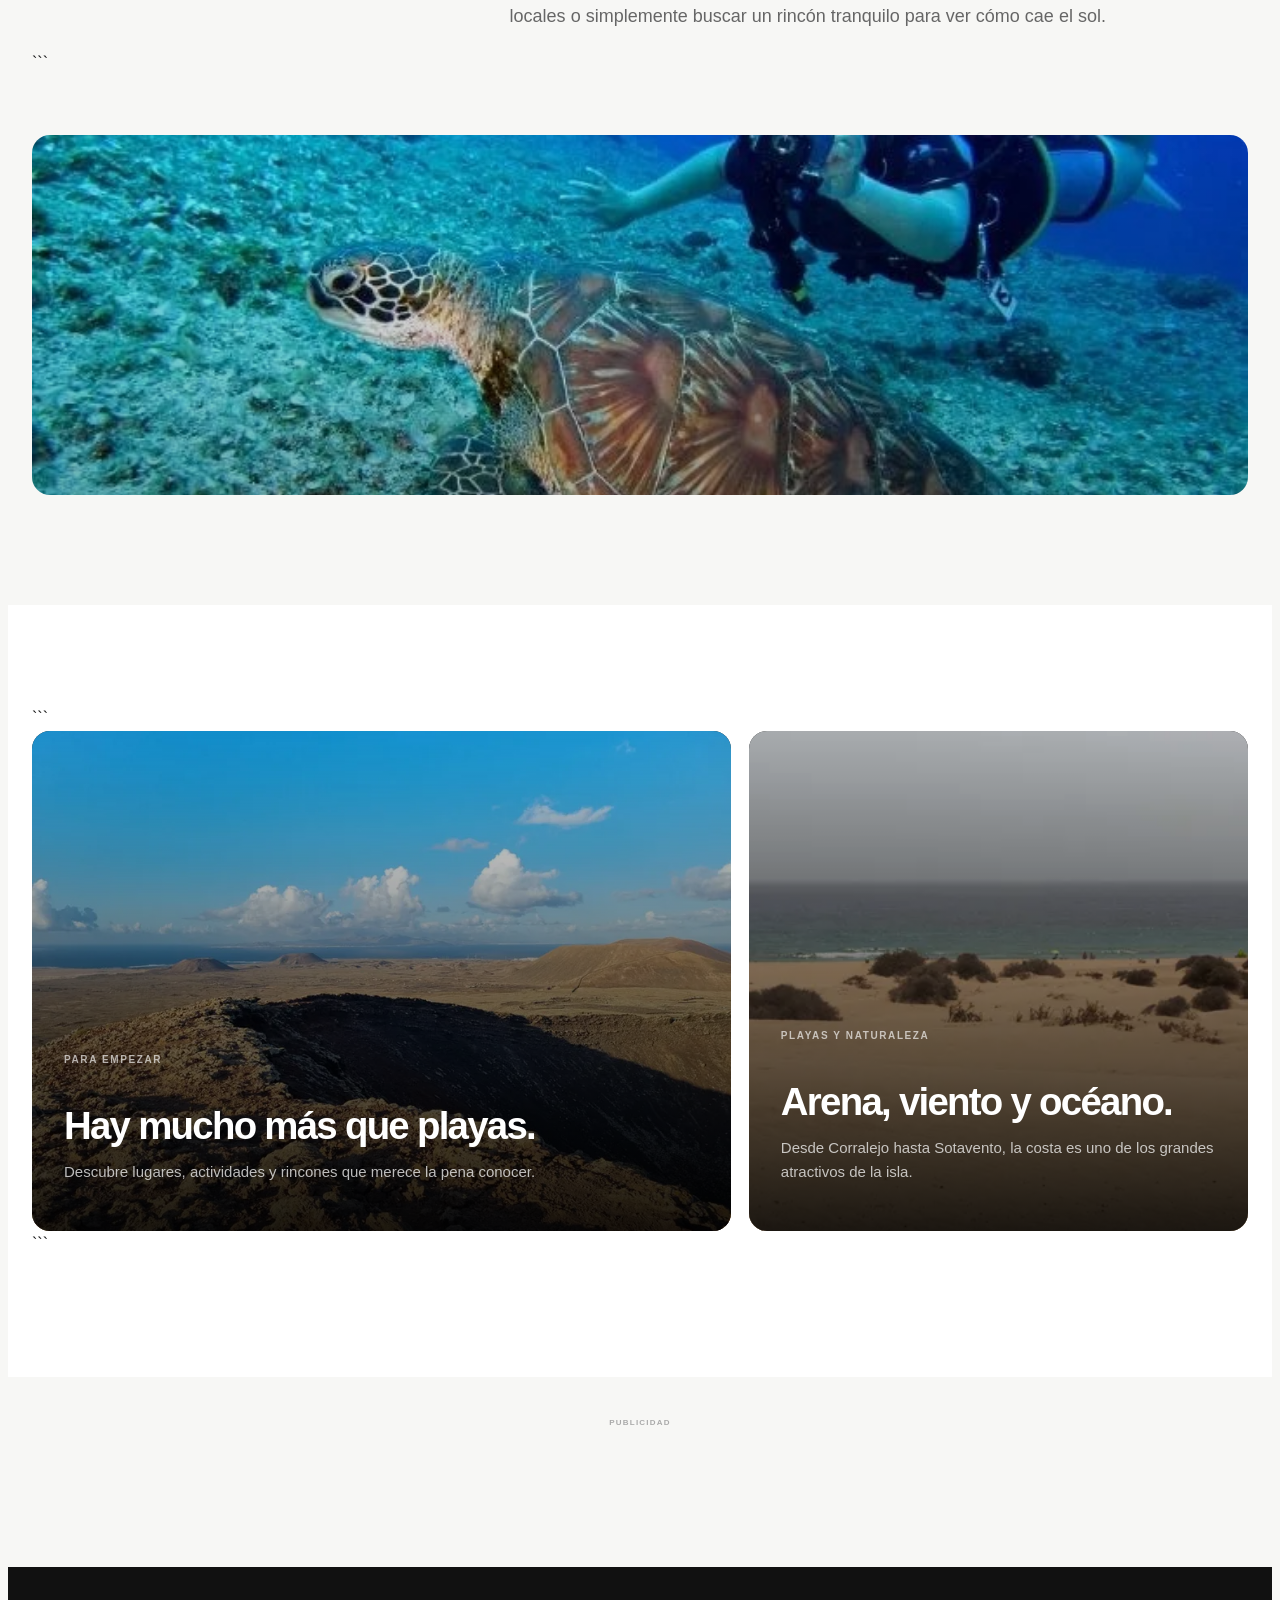
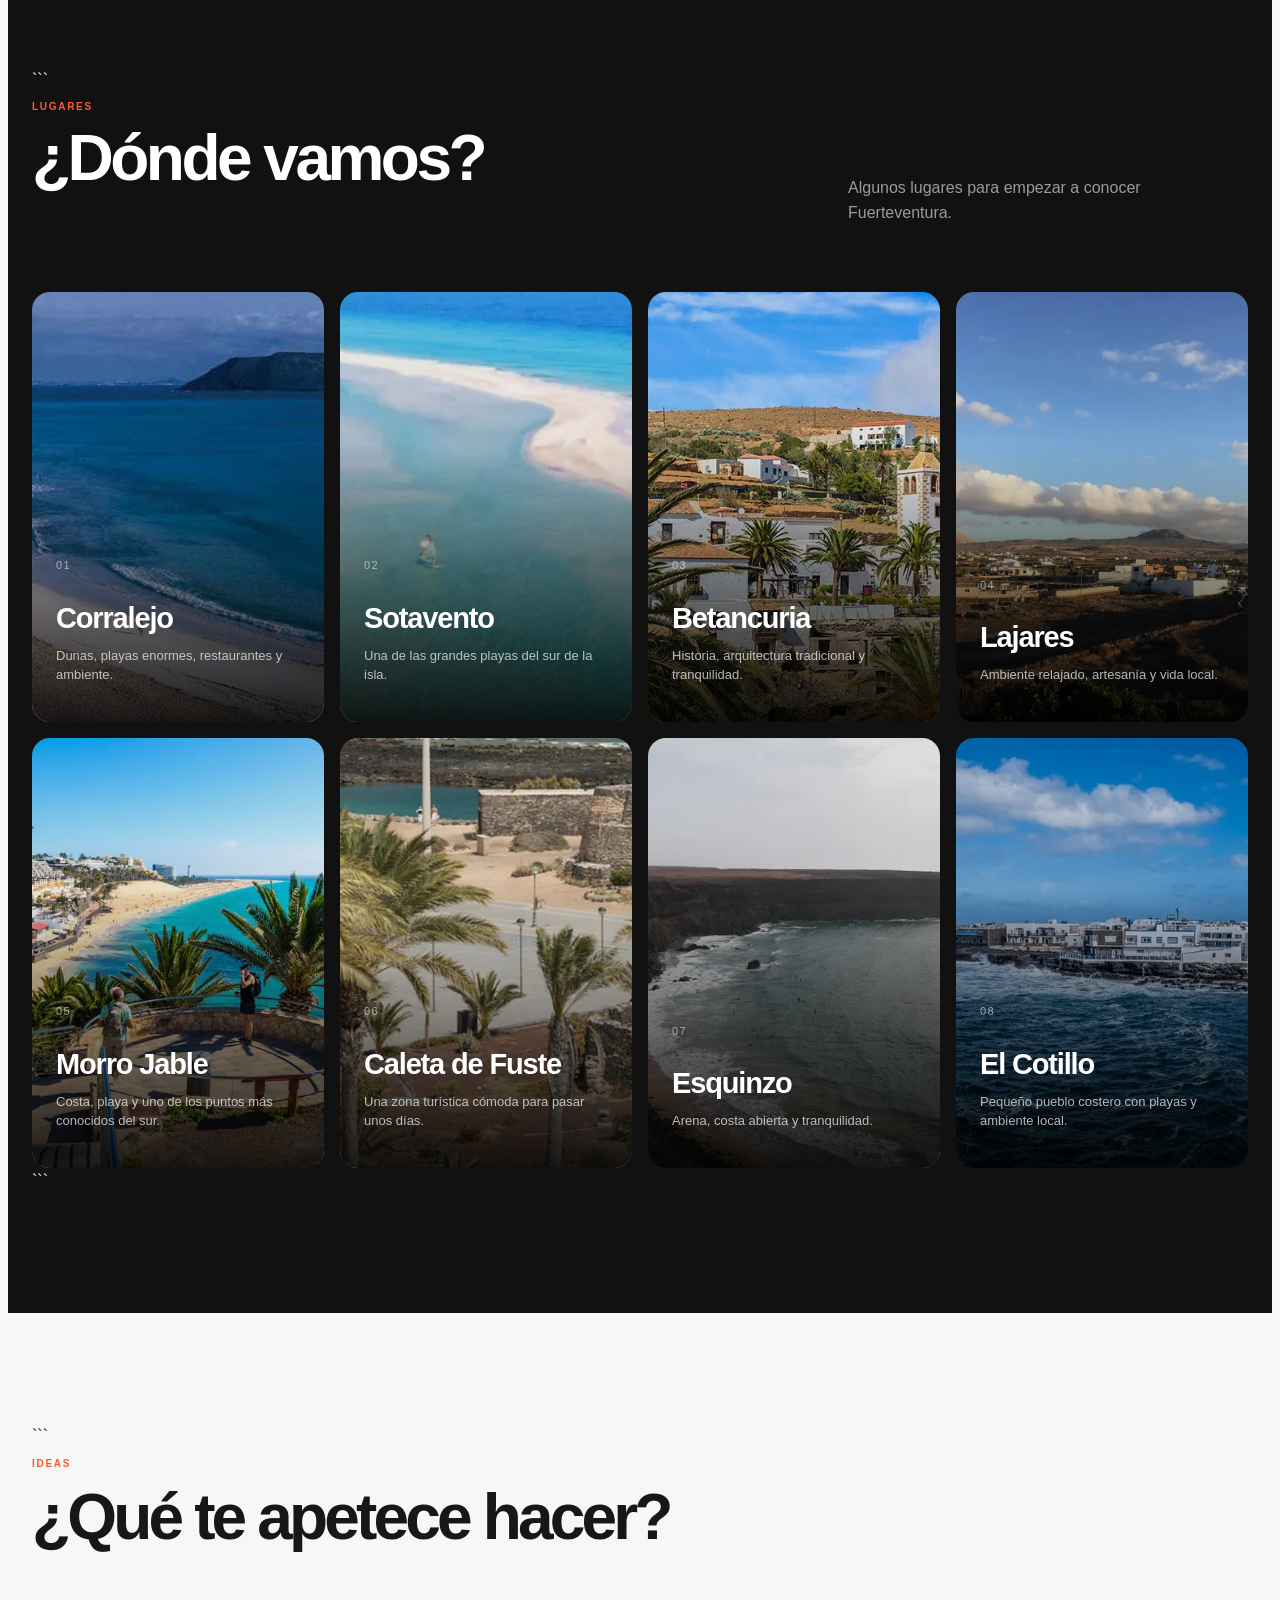
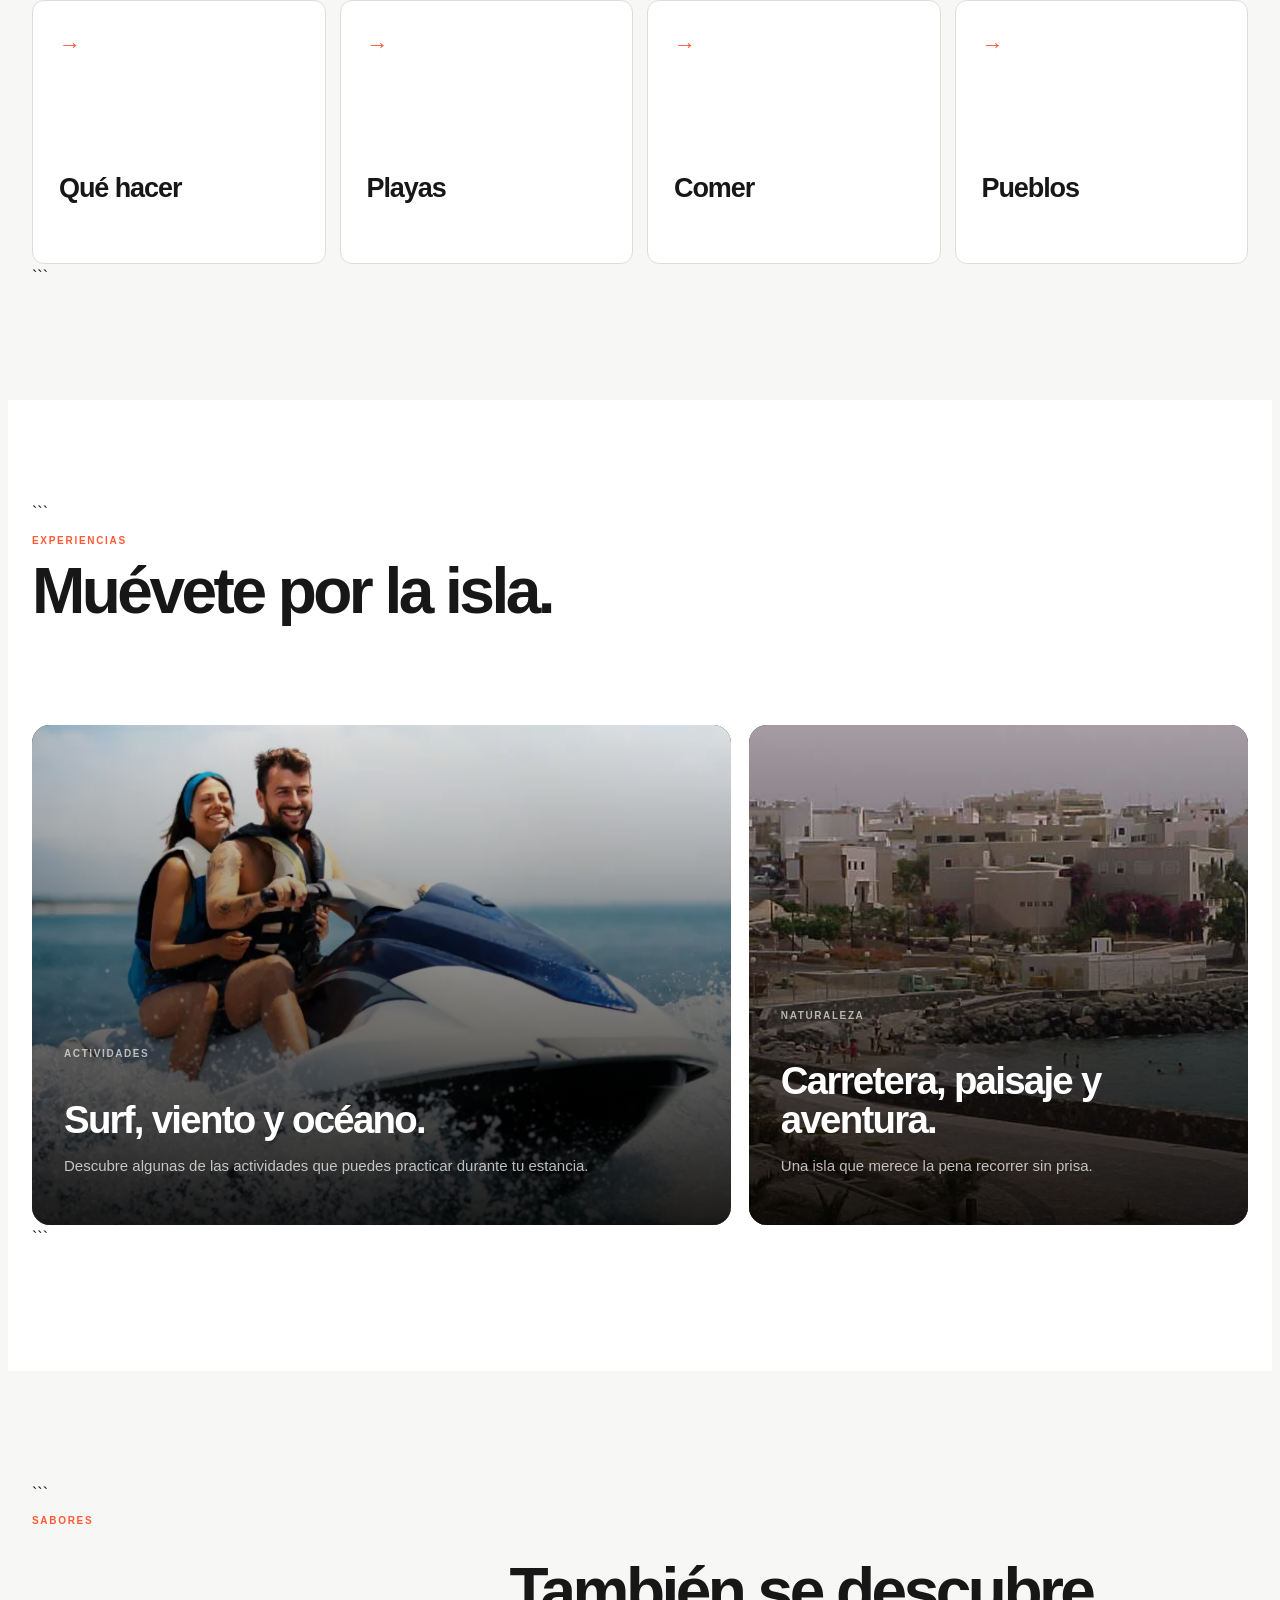
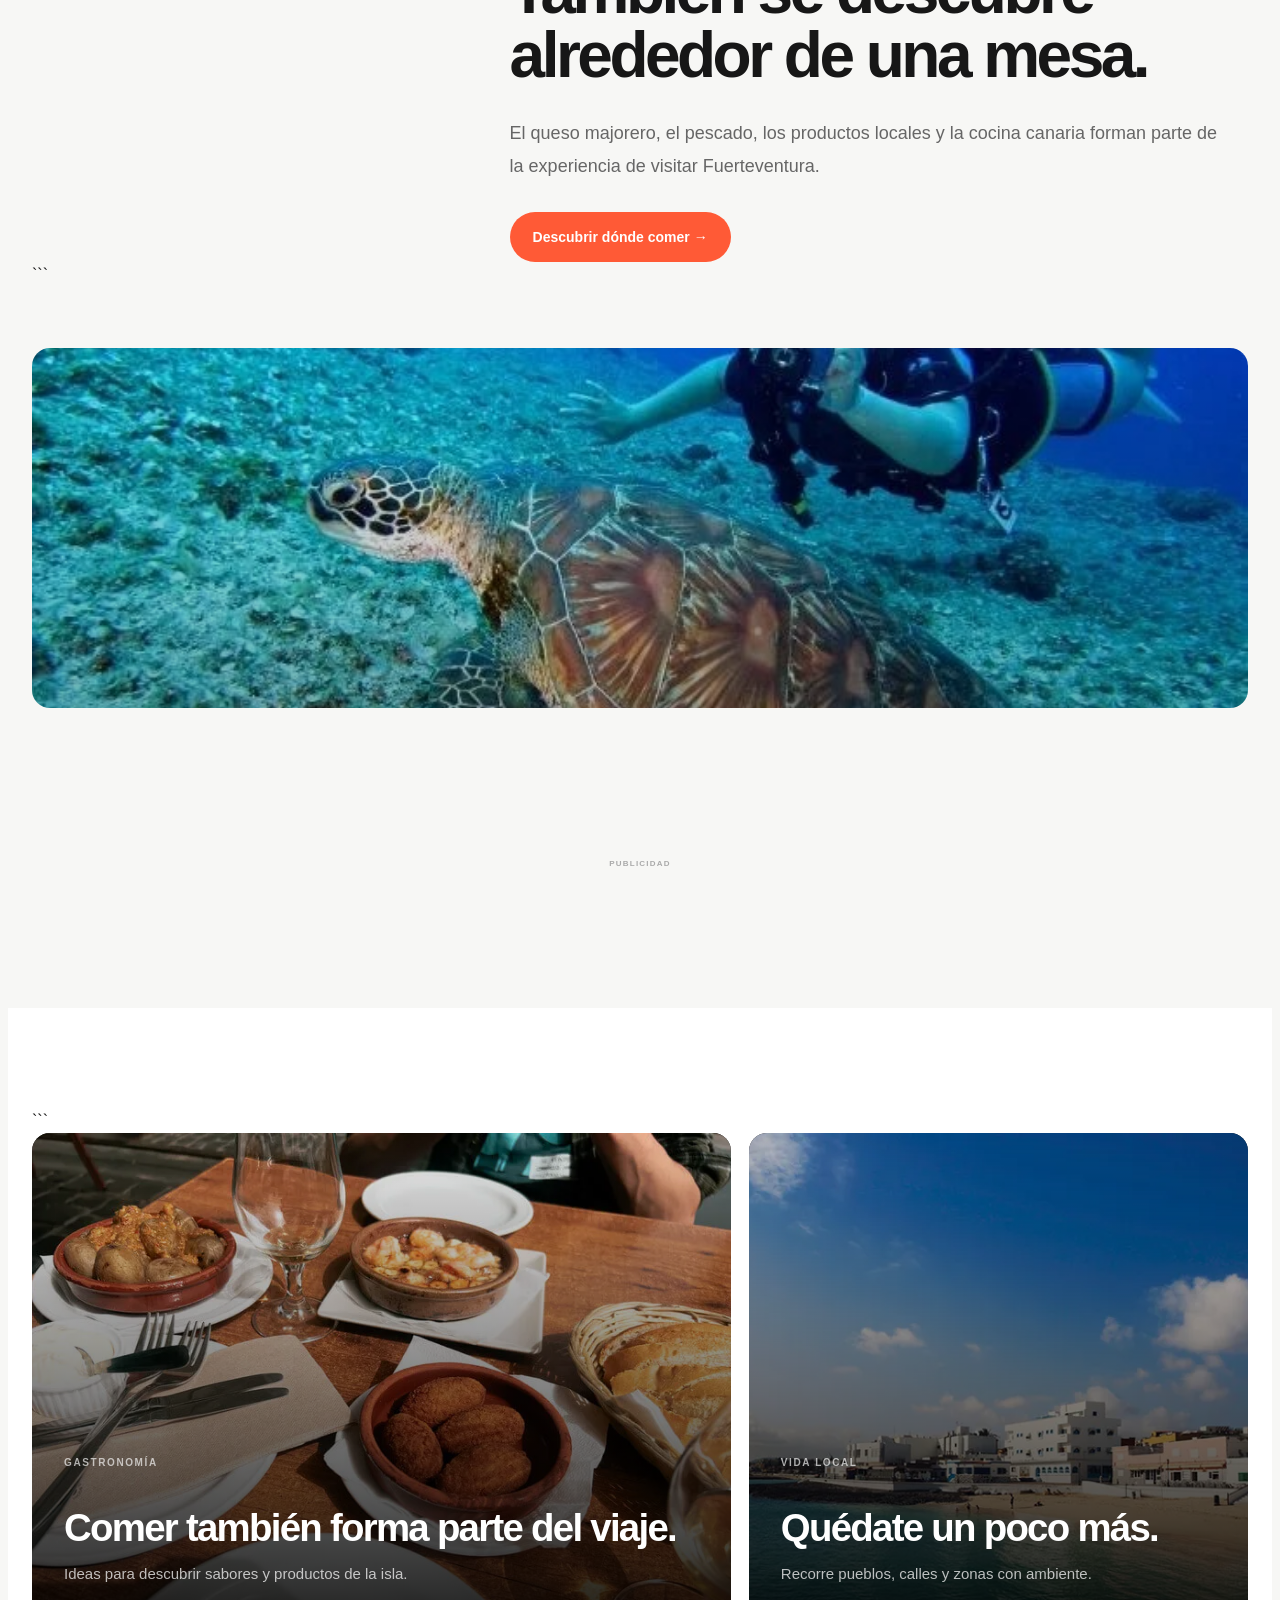
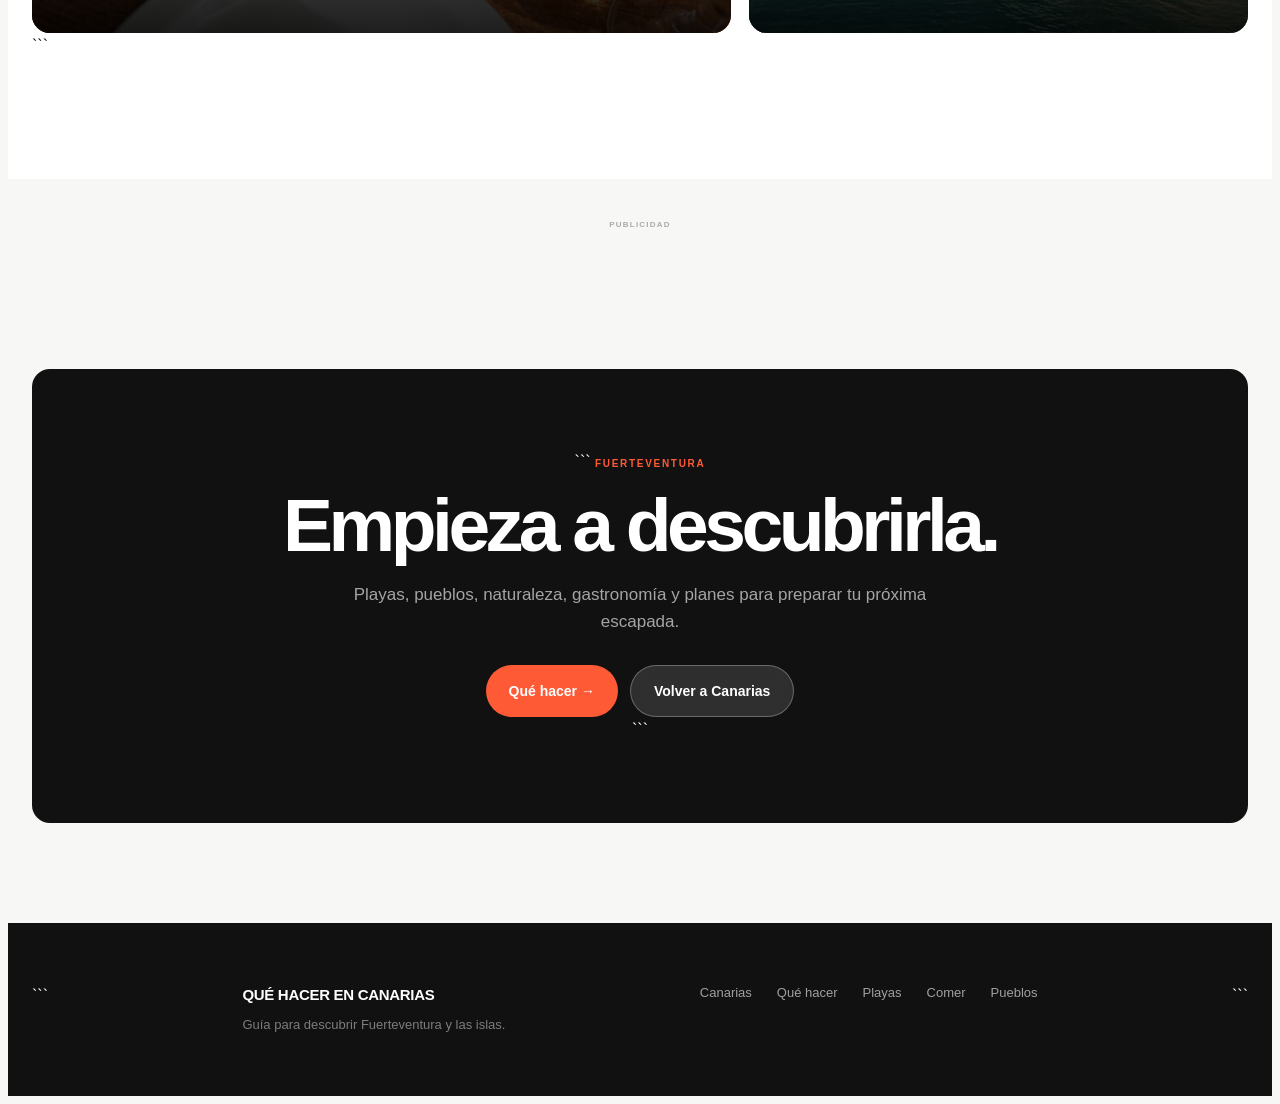
<file: fuerteventura/index.html>
<!DOCTYPE html>

<html lang="es">

<head>
  <meta charset="UTF-8">

<meta
name="viewport"
content="width=device-width, initial-scale=1.0"

>

  <title>Qué hacer en Fuerteventura | Playas, pueblos y planes</title>

<meta
name="description"
content="Descubre qué hacer en Fuerteventura: playas, dunas, pueblos, gastronomía, naturaleza y planes para disfrutar de la isla."

>

  <link
    rel="stylesheet"
    href="../css/style.css"
  >
</head>

<body>

<header class="site-header">

  <div class="container header-inner">

```
<a href="../index.html" class="logo">
  QUÉ HACER <span>EN CANARIAS</span>
</a>

<nav class="main-nav">

  <a href="../canarias/">
    Canarias
  </a>

  <a href="#lugares">
    Lugares
  </a>

  <a href="#planes">
    Planes
  </a>

  <a href="#comer">
    Comer
  </a>

</nav>
```

  </div>

</header>

<main>

<!-- =====================================================
     PUBLICIDAD SUPERIOR
===================================================== -->

<div class="ad-slot ad-top">
  <!-- PROVEEDOR PUBLICIDAD SUPERIOR -->
</div>

<!-- =====================================================
     HERO
===================================================== -->

<section class="hero">

  <div class="hero-content">

```
<span class="hero-kicker">
  FUERTEVENTURA · CANARIAS
</span>

<h1>
  Fuerteventura<br>
  se descubre fuera.
</h1>

<p class="hero-text">
  Playas enormes, dunas, pueblos tranquilos, paisajes
  volcánicos y rincones donde todavía parece que el
  tiempo va a otro ritmo.
</p>

<div class="hero-actions">

  <a
    href="#lugares"
    class="button button-primary"
  >
    Descubrir la isla →
  </a>

  <a
    href="#planes"
    class="button button-secondary"
  >
    Ver qué hacer
  </a>

</div>
```

  </div>

</section>

<!-- =====================================================
     PUBLICIDAD DESPUÉS DEL HERO
===================================================== -->

<div class="ad-slot ad-after-hero">
  <!-- PROVEEDOR PUBLICIDAD HERO -->
</div>

<!-- =====================================================
     INTRO
===================================================== -->

<section class="intro">

  <div class="container">

```
<div class="intro-grid">

  <div>

    <span class="section-label">
      LA ISLA
    </span>

  </div>

  <div>

    <h2>
      Una isla para
      perderse sin
      mirar el reloj.
    </h2>

    <p>
      Fuerteventura combina algunas de las playas más
      espectaculares de Canarias con pueblos pequeños,
      montañas, volcanes y paisajes que cambian
      completamente de una zona a otra.
    </p>

    <p style="margin-top:20px;">
      Puedes pasar el día entre dunas y océano, recorrer
      pueblos del interior, probar productos locales o
      simplemente buscar un rincón tranquilo para ver
      cómo cae el sol.
    </p>

  </div>

</div>
```

  </div>

</section>

<!-- =====================================================
     IMAGEN DESTACADA
===================================================== -->

<section class="featured">

  <div class="container">

```
<div class="featured-grid">

  <a
    href="que-hacer/"
    class="featured-card"
  >

    <img
      src="../img/fuerteventuratodo/20210916_185027.webp"
      alt="Paisaje de Fuerteventura"
      loading="lazy"
    >

    <div class="featured-content">

      <small>
        PARA EMPEZAR
      </small>

      <h3>
        Hay mucho más que playas.
      </h3>

      <p>
        Descubre lugares, actividades y rincones
        que merece la pena conocer.
      </p>

    </div>

  </a>

  <a
    href="playas/"
    class="featured-card"
  >

    <img
      src="../img/fuerteventuratodo/DunasDeCorralejo-2-2-scaled (1).webp"
      alt="Dunas de Corralejo en Fuerteventura"
      loading="lazy"
    >

    <div class="featured-content">

      <small>
        PLAYAS Y NATURALEZA
      </small>

      <h3>
        Arena, viento y océano.
      </h3>

      <p>
        Desde Corralejo hasta Sotavento, la costa
        es uno de los grandes atractivos de la isla.
      </p>

    </div>

  </a>

</div>
```

  </div>

</section>

<!-- =====================================================
     PUBLICIDAD
===================================================== -->

<div class="ad-slot ad-content">
  <!-- PROVEEDOR PUBLICIDAD CONTENIDO -->
</div>

<!-- =====================================================
     LUGARES
===================================================== -->

<section
  id="lugares"
  class="islands"
>

  <div class="container">

```
<div class="section-heading">

  <div>

    <span class="section-label">
      LUGARES
    </span>

    <h2>
      ¿Dónde vamos?
    </h2>

  </div>

  <p>
    Algunos lugares para empezar a conocer
    Fuerteventura.
  </p>

</div>


<div class="islands-grid">


  <a
    href="playas/"
    class="island-card"
  >

    <img
      src="../img/fuerteventuratodo/grandes_playas_de_corralejo-fuerteventura_1.webp"
      alt="Grandes Playas de Corralejo"
      loading="lazy"
    >

    <div class="island-content">

      <span class="island-number">
        01
      </span>

      <h3>
        Corralejo
      </h3>

      <p>
        Dunas, playas enormes, restaurantes y ambiente.
      </p>

    </div>

  </a>


  <a
    href="playas/"
    class="island-card"
  >

    <img
      src="../img/fuerteventuratodo/Sotavento-Fuerteventura.webp"
      alt="Playa de Sotavento"
      loading="lazy"
    >

    <div class="island-content">

      <span class="island-number">
        02
      </span>

      <h3>
        Sotavento
      </h3>

      <p>
        Una de las grandes playas del sur de la isla.
      </p>

    </div>

  </a>


  <a
    href="pueblos/"
    class="island-card"
  >

    <img
      src="../img/fuerteventuratodo/pueblo_betancuria_casa.webp"
      alt="Casas tradicionales de Betancuria"
      loading="lazy"
    >

    <div class="island-content">

      <span class="island-number">
        03
      </span>

      <h3>
        Betancuria
      </h3>

      <p>
        Historia, arquitectura tradicional y tranquilidad.
      </p>

    </div>

  </a>


  <a
    href="pueblos/"
    class="island-card"
  >

    <img
      src="../img/fuerteventuratodo/Lajares.webp"
      alt="Lajares en Fuerteventura"
      loading="lazy"
    >

    <div class="island-content">

      <span class="island-number">
        04
      </span>

      <h3>
        Lajares
      </h3>

      <p>
        Ambiente relajado, artesanía y vida local.
      </p>

    </div>

  </a>


  <a
    href="playas/"
    class="island-card"
  >

    <img
      src="../img/fuerteventuratodo/morro-jable-fuerteventura.webp"
      alt="Morro Jable"
      loading="lazy"
    >

    <div class="island-content">

      <span class="island-number">
        05
      </span>

      <h3>
        Morro Jable
      </h3>

      <p>
        Costa, playa y uno de los puntos más conocidos del sur.
      </p>

    </div>

  </a>


  <a
    href="pueblos/"
    class="island-card"
  >

    <img
      src="../img/fuerteventuratodo/castillo-caleta-de-fuste_888.webp"
      alt="Caleta de Fuste"
      loading="lazy"
    >

    <div class="island-content">

      <span class="island-number">
        06
      </span>

      <h3>
        Caleta de Fuste
      </h3>

      <p>
        Una zona turística cómoda para pasar unos días.
      </p>

    </div>

  </a>


  <a
    href="playas/"
    class="island-card"
  >

    <img
      src="../img/fuerteventuratodo/esquinzo.webp"
      alt="Playa de Esquinzo"
      loading="lazy"
    >

    <div class="island-content">

      <span class="island-number">
        07
      </span>

      <h3>
        Esquinzo
      </h3>

      <p>
        Arena, costa abierta y tranquilidad.
      </p>

    </div>

  </a>


  <a
    href="pueblos/"
    class="island-card"
  >

    <img
      src="../img/fuerteventuratodo/Puerto-de-El-Cotillo-y-Mirador-Alto-Grande-algo-imprescindible-que-ver-en-El-Cotillo.webp"
      alt="El Cotillo y su costa"
      loading="lazy"
    >

    <div class="island-content">

      <span class="island-number">
        08
      </span>

      <h3>
        El Cotillo
      </h3>

      <p>
        Pequeño pueblo costero con playas y ambiente local.
      </p>

    </div>

  </a>

</div>
```

  </div>

</section>

<!-- =====================================================
     PLANES
===================================================== -->

<section
  id="planes"
  class="categories"
>

  <div class="container">

```
<div class="categories-heading">

  <span class="section-label">
    IDEAS
  </span>

  <h2>
    ¿Qué te apetece hacer?
  </h2>

</div>


<div class="categories-grid">


  <a
    href="que-hacer/"
    class="category"
  >

    <span>→</span>

    <h3>
      Qué hacer
    </h3>

  </a>


  <a
    href="playas/"
    class="category"
  >

    <span>→</span>

    <h3>
      Playas
    </h3>

  </a>


  <a
    href="comer/"
    class="category"
  >

    <span>→</span>

    <h3>
      Comer
    </h3>

  </a>


  <a
    href="pueblos/"
    class="category"
  >

    <span>→</span>

    <h3>
      Pueblos
    </h3>

  </a>

</div>
```

  </div>

</section>

<!-- =====================================================
     ACTIVIDAD DESTACADA
===================================================== -->

<section class="featured">

  <div class="container">

```
<div class="section-heading">

  <div>

    <span class="section-label">
      EXPERIENCIAS
    </span>

    <h2>
      Muévete por la isla.
    </h2>

  </div>

  <p>
    El viento y el océano hacen de Fuerteventura
    un lugar especialmente atractivo para las
    actividades acuáticas.
  </p>

</div>


<div class="featured-grid">

  <a
    href="que-hacer/"
    class="featured-card"
  >

    <img
      src="../img/fuerteventuratodo/ACTIVIDADES-ACUATICAS.webp"
      alt="Actividades acuáticas en Fuerteventura"
      loading="lazy"
    >

    <div class="featured-content">

      <small>
        ACTIVIDADES
      </small>

      <h3>
        Surf, viento y océano.
      </h3>

      <p>
        Descubre algunas de las actividades que
        puedes practicar durante tu estancia.
      </p>

    </div>

  </a>


  <a
    href="que-hacer/"
    class="featured-card"
  >

    <img
      src="../img/fuerteventuratodo/5d7ed5196dcb81977b9cf465c9cc0427.webp"
      alt="Paisaje de Fuerteventura"
      loading="lazy"
    >

    <div class="featured-content">

      <small>
        NATURALEZA
      </small>

      <h3>
        Carretera, paisaje y aventura.
      </h3>

      <p>
        Una isla que merece la pena recorrer sin prisa.
      </p>

    </div>

  </a>

</div>
```

  </div>

</section>

<!-- =====================================================
     GASTRONOMÍA
===================================================== -->

<section
  id="comer"
  class="intro"
>

  <div class="container">

```
<div class="intro-grid">

  <div>

    <span class="section-label">
      SABORES
    </span>

  </div>

  <div>

    <h2>
      También se descubre
      alrededor de una mesa.
    </h2>

    <p>
      El queso majorero, el pescado, los productos
      locales y la cocina canaria forman parte de
      la experiencia de visitar Fuerteventura.
    </p>

    <div style="margin-top:30px;">

      <a
        href="comer/"
        class="button button-primary"
      >
        Descubrir dónde comer →
      </a>

    </div>

  </div>

</div>
```

  </div>

</section>

<!-- =====================================================
     PUBLICIDAD
===================================================== -->

<div class="ad-slot ad-content">
  <!-- PROVEEDOR PUBLICIDAD CONTENIDO 2 -->
</div>

<!-- =====================================================
     DESTACADO GASTRONÓMICO
===================================================== -->

<section class="featured">

  <div class="container">

```
<div class="featured-grid">

  <a
    href="comer/"
    class="featured-card"
  >

    <img
      src="../img/fuerteventuratodo/el-mejor-tapeo-de-fuerteventura.webp"
      alt="Gastronomía y tapeo en Fuerteventura"
      loading="lazy"
    >

    <div class="featured-content">

      <small>
        GASTRONOMÍA
      </small>

      <h3>
        Comer también forma parte del viaje.
      </h3>

      <p>
        Ideas para descubrir sabores y productos
        de la isla.
      </p>

    </div>

  </a>


  <a
    href="pueblos/"
    class="featured-card"
  >

    <img
      src="../img/fuerteventuratodo/corralejo_fuerteventura_pueblo_888.webp"
      alt="Corralejo en Fuerteventura"
      loading="lazy"
    >

    <div class="featured-content">

      <small>
        VIDA LOCAL
      </small>

      <h3>
        Quédate un poco más.
      </h3>

      <p>
        Recorre pueblos, calles y zonas con ambiente.
      </p>

    </div>

  </a>

</div>
```

  </div>

</section>

<!-- =====================================================
     PUBLICIDAD FINAL
===================================================== -->

<div class="ad-slot ad-bottom">
  <!-- PROVEEDOR PUBLICIDAD FINAL -->
</div>

<!-- =====================================================
     CTA
===================================================== -->

<section class="container">

  <div class="cta">

```
<span class="section-label">
  FUERTEVENTURA
</span>

<h2>
  Empieza a descubrirla.
</h2>

<p>
  Playas, pueblos, naturaleza, gastronomía y planes
  para preparar tu próxima escapada.
</p>

<div class="hero-actions" style="justify-content:center;">

  <a
    href="que-hacer/"
    class="button button-primary"
  >
    Qué hacer →
  </a>

  <a
    href="../canarias/"
    class="button button-secondary"
  >
    Volver a Canarias
  </a>

</div>
```

  </div>

</section>

</main>

<!-- =====================================================
     FOOTER
===================================================== -->

<footer class="site-footer">

  <div class="container footer-inner">

```
<div>

  <div class="footer-logo">
    QUÉ HACER EN CANARIAS
  </div>

  <div class="footer-text">
    Guía para descubrir Fuerteventura y las islas.
  </div>

</div>


<div class="footer-links">

  <a href="../canarias/">
    Canarias
  </a>

  <a href="que-hacer/">
    Qué hacer
  </a>

  <a href="playas/">
    Playas
  </a>

  <a href="comer/">
    Comer
  </a>

  <a href="pueblos/">
    Pueblos
  </a>

</div>
```

  </div>

</footer>

</body>
</html>
</file>
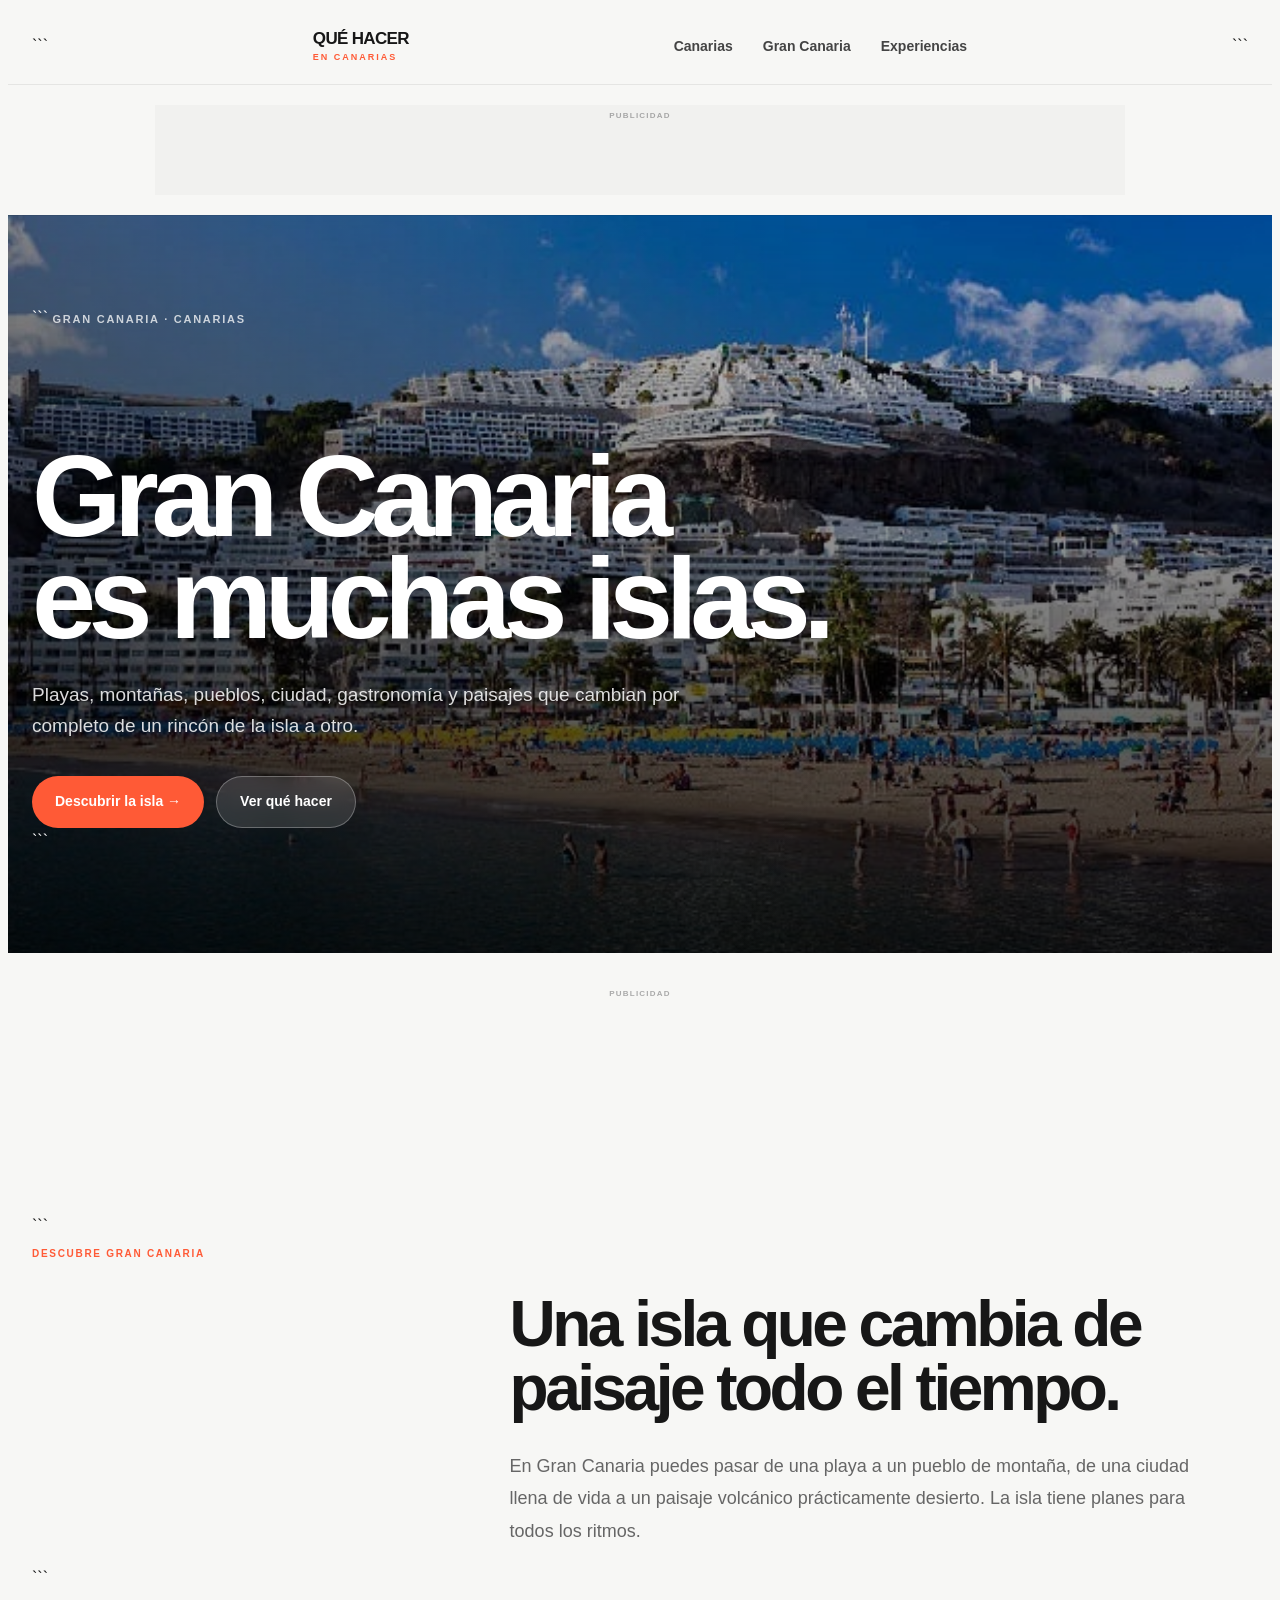
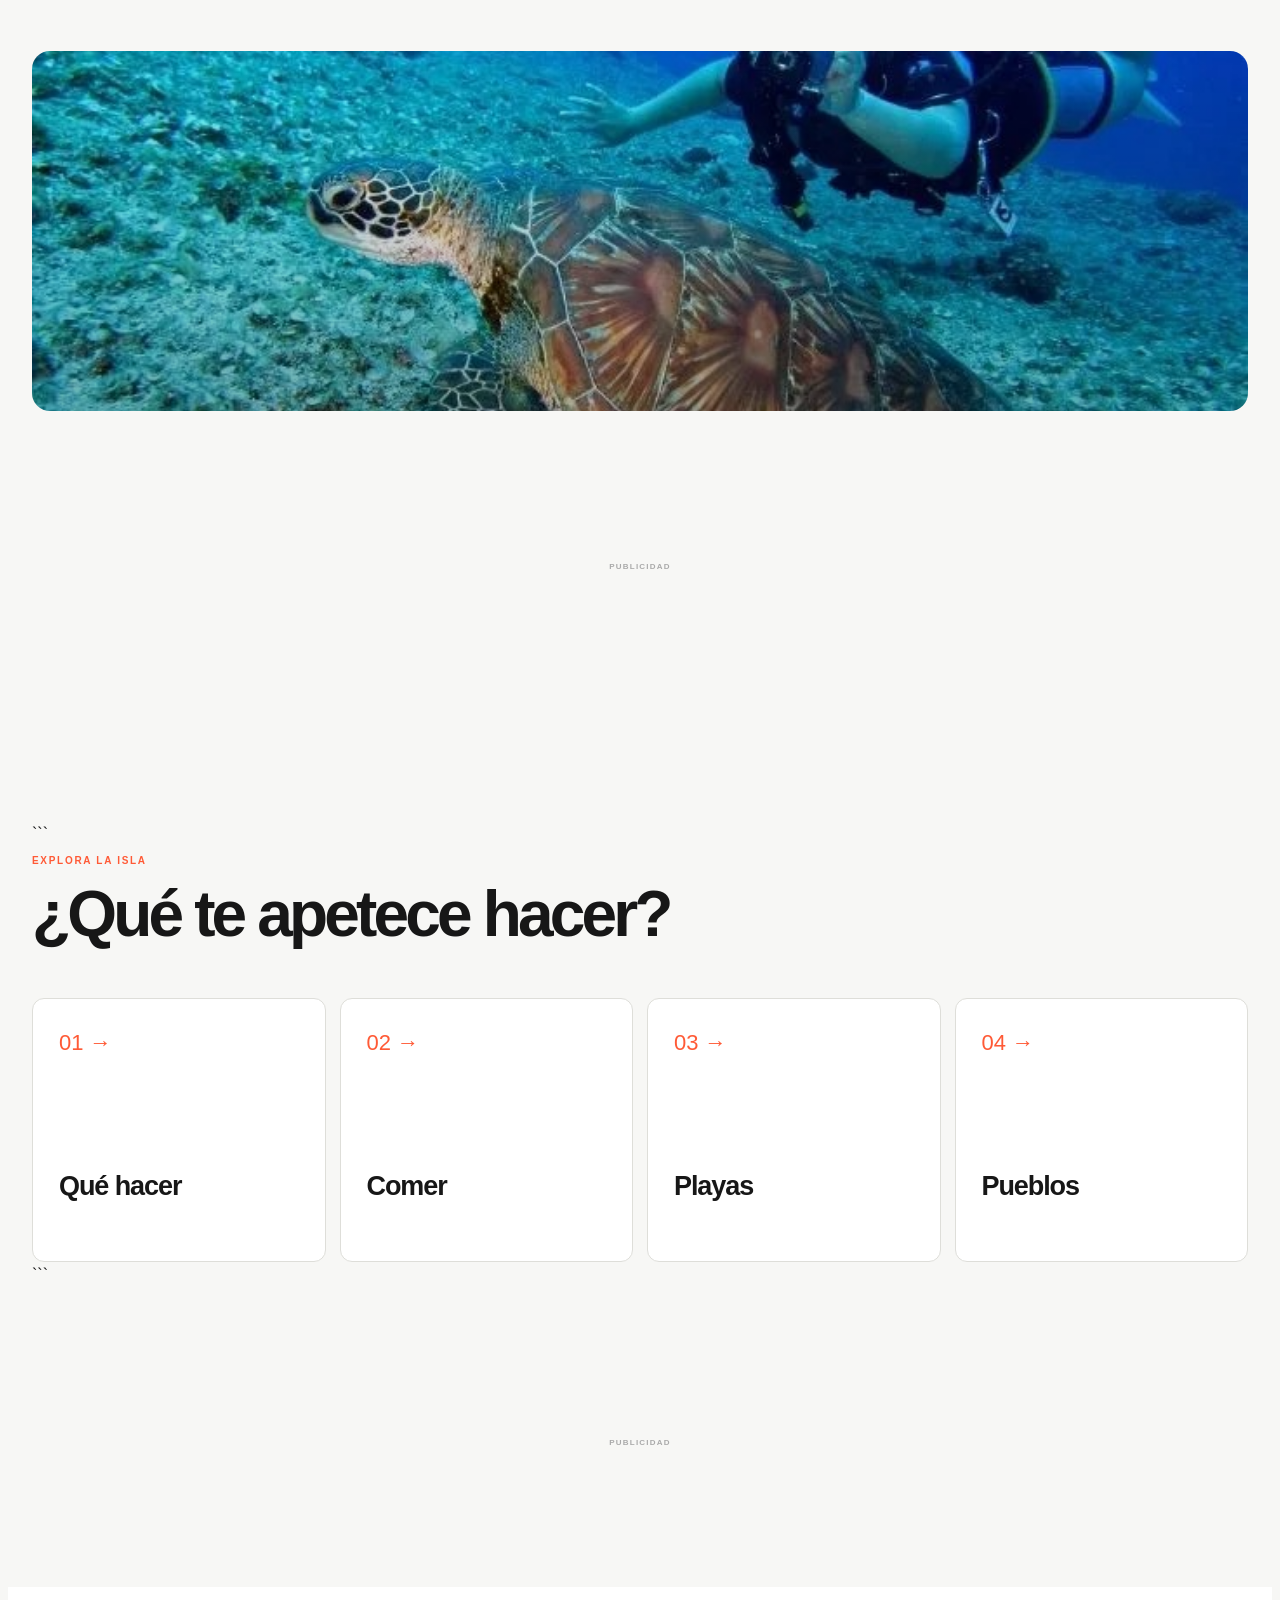
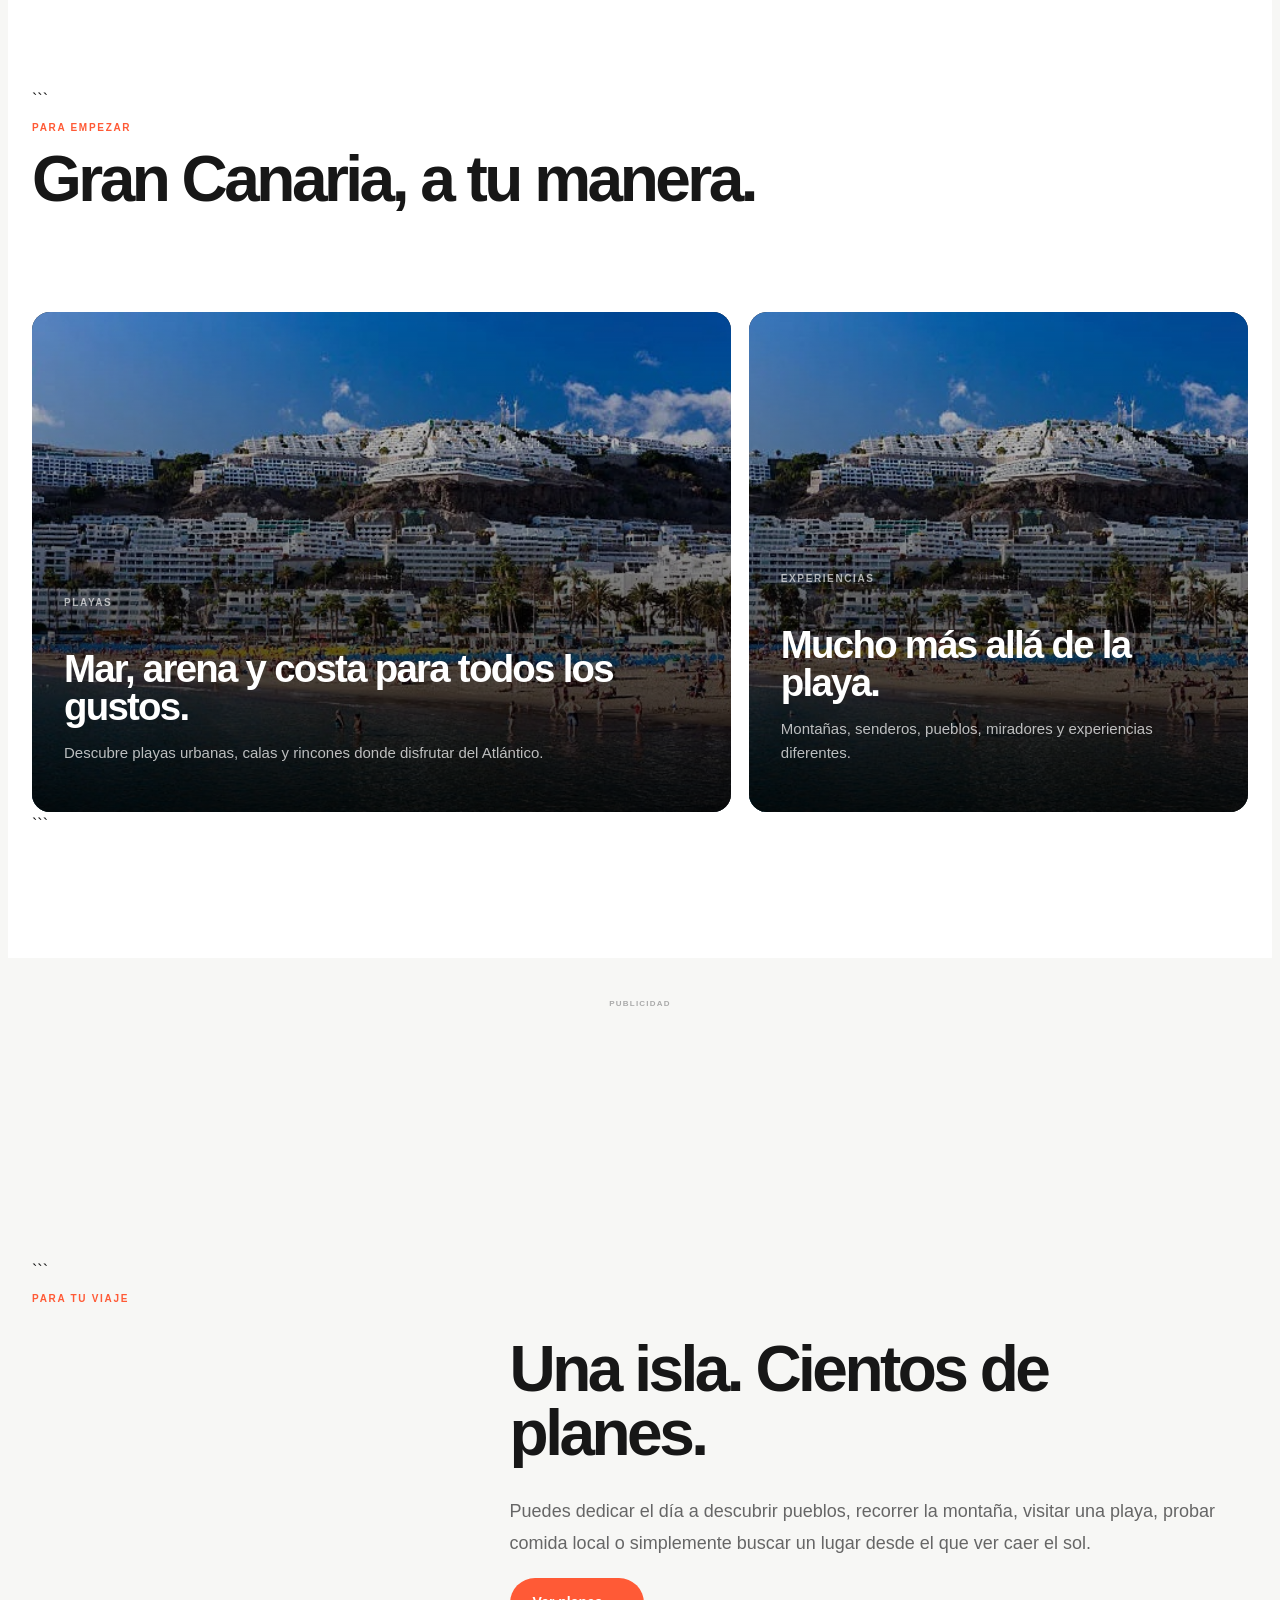
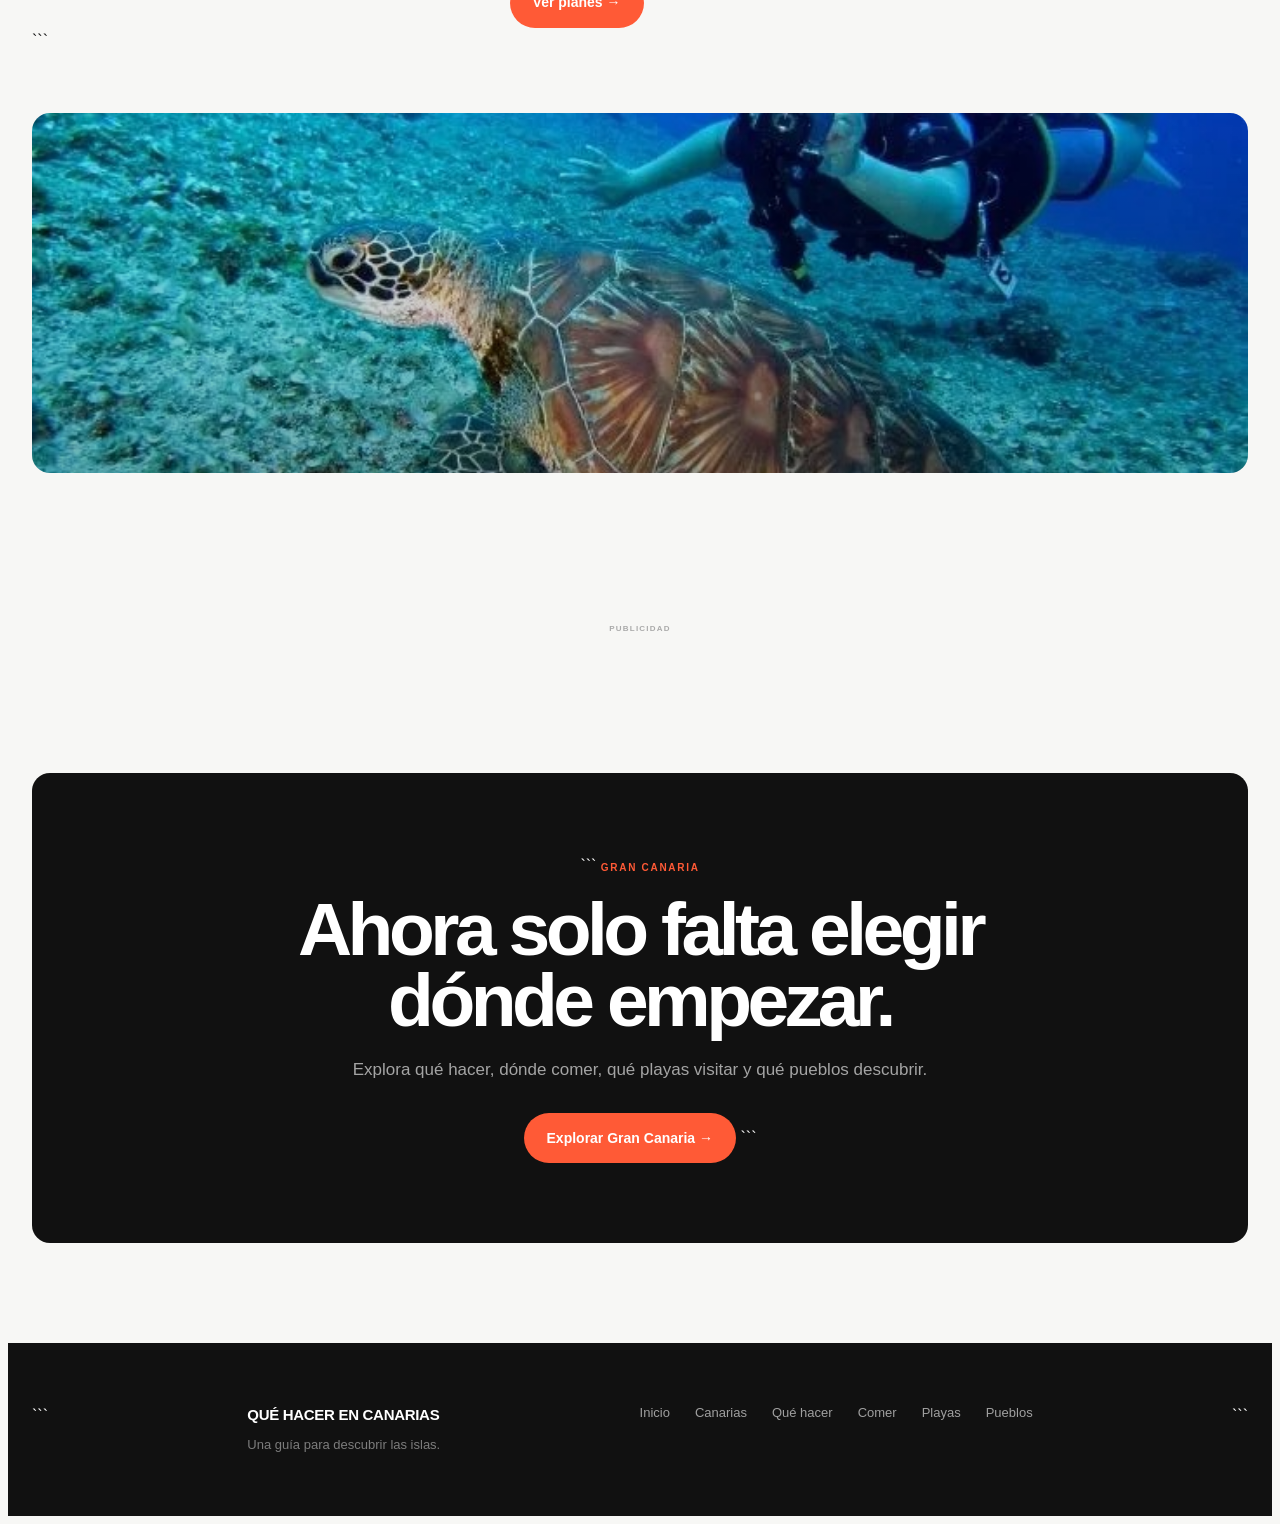
<file: gran-canaria/index.html>
<!DOCTYPE html>

<html lang="es">

<head>

  <meta charset="UTF-8">

<meta
name="viewport"
content="width=device-width, initial-scale=1.0"

>

  <title>Qué hacer en Gran Canaria | Playas, pueblos y lugares imprescindibles</title>

<meta
name="description"
content="Descubre qué hacer en Gran Canaria: playas, pueblos, montaña, gastronomía, naturaleza, excursiones y lugares imprescindibles de la isla."

>

  <link
    rel="stylesheet"
    href="../css/style.css"
  >

</head>

<body>

<!-- =====================================================
     HEADER
===================================================== -->

<header class="site-header">

  <div class="container header-inner">

```
<a href="../index.html" class="logo">
  QUÉ HACER <span>EN CANARIAS</span>
</a>

<nav class="main-nav">

  <a href="../canarias/">
    Canarias
  </a>

  <a href="#descubre">
    Gran Canaria
  </a>

  <a href="#experiencias">
    Experiencias
  </a>

</nav>
```

  </div>

</header>

<main>

<!-- =====================================================
     PUBLICIDAD SUPERIOR
===================================================== -->

<div class="ad-slot ad-top">

  <!-- PROVEEDOR PUBLICIDAD SUPERIOR -->

</div>

<!-- =====================================================
     HERO
===================================================== -->

<section
  class="hero"
  style="
    background-image:
      linear-gradient(
        to top,
        rgba(0,0,0,.82),
        rgba(0,0,0,.12)
      ),
      url('../img/islas/gran-canaria.jpg');
  "
>

  <div class="hero-content">

```
<span class="hero-kicker">
  GRAN CANARIA · CANARIAS
</span>

<h1>
  Gran Canaria<br>
  es muchas islas.
</h1>

<p class="hero-text">
  Playas, montañas, pueblos, ciudad, gastronomía
  y paisajes que cambian por completo de un rincón
  de la isla a otro.
</p>

<div class="hero-actions">

  <a
    href="#descubre"
    class="button button-primary"
  >
    Descubrir la isla →
  </a>

  <a
    href="#experiencias"
    class="button button-secondary"
  >
    Ver qué hacer
  </a>

</div>
```

  </div>

</section>

<!-- =====================================================
     PUBLICIDAD DESPUÉS DEL HERO
===================================================== -->

<div class="ad-slot ad-after-hero">

  <!-- PROVEEDOR PUBLICIDAD HERO -->

</div>

<!-- =====================================================
     INTRO
===================================================== -->

<section
  id="descubre"
  class="intro"
>

  <div class="container">

```
<div class="intro-grid">

  <div>

    <span class="section-label">
      DESCUBRE GRAN CANARIA
    </span>

  </div>

  <div>

    <h2>
      Una isla que
      cambia de paisaje
      todo el tiempo.
    </h2>

    <p>
      En Gran Canaria puedes pasar de una playa
      a un pueblo de montaña, de una ciudad llena
      de vida a un paisaje volcánico prácticamente
      desierto. La isla tiene planes para todos
      los ritmos.
    </p>

  </div>

</div>
```

  </div>

</section>

<!-- =====================================================
     PUBLICIDAD
===================================================== -->

<div class="ad-slot ad-content">

  <!-- PROVEEDOR PUBLICIDAD CONTENIDO -->

</div>

<!-- =====================================================
     EXPERIENCIAS
===================================================== -->

<section
  id="experiencias"
  class="categories"
>

  <div class="container">

```
<div class="categories-heading">

  <span class="section-label">
    EXPLORA LA ISLA
  </span>

  <h2>
    ¿Qué te apetece hacer?
  </h2>

</div>


<div class="categories-grid">


  <a
    href="que-hacer/"
    class="category"
  >

    <span>01 →</span>

    <h3>
      Qué hacer
    </h3>

  </a>


  <a
    href="comer/"
    class="category"
  >

    <span>02 →</span>

    <h3>
      Comer
    </h3>

  </a>


  <a
    href="playas/"
    class="category"
  >

    <span>03 →</span>

    <h3>
      Playas
    </h3>

  </a>


  <a
    href="pueblos/"
    class="category"
  >

    <span>04 →</span>

    <h3>
      Pueblos
    </h3>

  </a>


</div>
```

  </div>

</section>

<!-- =====================================================
     PUBLICIDAD
===================================================== -->

<div class="ad-slot ad-content">

  <!-- PROVEEDOR PUBLICIDAD CONTENIDO 2 -->

</div>

<!-- =====================================================
     DESTACADOS
===================================================== -->

<section class="featured">

  <div class="container">

```
<div class="section-heading">

  <div>

    <span class="section-label">
      PARA EMPEZAR
    </span>

    <h2>
      Gran Canaria,
      a tu manera.
    </h2>

  </div>

  <p>
    Elige un plan y empieza a descubrir
    diferentes caras de la isla.
  </p>

</div>


<div class="featured-grid">


  <a
    href="playas/"
    class="featured-card"
  >

    <img
      src="../img/islas/gran-canaria.jpg"
      alt="Paisaje de Gran Canaria"
      loading="lazy"
    >

    <div class="featured-content">

      <small>
        PLAYAS
      </small>

      <h3>
        Mar, arena y costa para todos los gustos.
      </h3>

      <p>
        Descubre playas urbanas, calas y rincones
        donde disfrutar del Atlántico.
      </p>

    </div>

  </a>


  <a
    href="que-hacer/"
    class="featured-card"
  >

    <img
      src="../img/islas/gran-canaria.jpg"
      alt="Paisaje natural de Gran Canaria"
      loading="lazy"
    >

    <div class="featured-content">

      <small>
        EXPERIENCIAS
      </small>

      <h3>
        Mucho más allá de la playa.
      </h3>

      <p>
        Montañas, senderos, pueblos, miradores
        y experiencias diferentes.
      </p>

    </div>

  </a>


</div>
```

  </div>

</section>

<!-- =====================================================
     PUBLICIDAD FINAL DE CONTENIDO
===================================================== -->

<div class="ad-slot ad-content">

  <!-- PROVEEDOR PUBLICIDAD CONTENIDO 3 -->

</div>

<!-- =====================================================
     PLAN
===================================================== -->

<section class="intro">

  <div class="container">

```
<div class="intro-grid">

  <div>

    <span class="section-label">
      PARA TU VIAJE
    </span>

  </div>

  <div>

    <h2>
      Una isla.
      Cientos de planes.
    </h2>

    <p>
      Puedes dedicar el día a descubrir pueblos,
      recorrer la montaña, visitar una playa,
      probar comida local o simplemente buscar
      un lugar desde el que ver caer el sol.
    </p>

    <div class="hero-actions">

      <a
        href="que-hacer/"
        class="button button-primary"
      >
        Ver planes →
      </a>

    </div>

  </div>

</div>
```

  </div>

</section>

<!-- =====================================================
     PUBLICIDAD BOTTOM
===================================================== -->

<div class="ad-slot ad-bottom">

  <!-- PROVEEDOR PUBLICIDAD FINAL -->

</div>

<!-- =====================================================
     CTA
===================================================== -->

<section class="container">

  <div class="cta">

```
<span class="section-label">
  GRAN CANARIA
</span>

<h2>
  Ahora solo falta
  elegir dónde empezar.
</h2>

<p>
  Explora qué hacer, dónde comer, qué playas
  visitar y qué pueblos descubrir.
</p>

<a
  href="que-hacer/"
  class="button button-primary"
>
  Explorar Gran Canaria →
</a>
```

  </div>

</section>

</main>

<!-- =====================================================
     FOOTER
===================================================== -->

<footer class="site-footer">

  <div class="container footer-inner">

```
<div>

  <div class="footer-logo">
    QUÉ HACER EN CANARIAS
  </div>

  <div class="footer-text">
    Una guía para descubrir las islas.
  </div>

</div>


<div class="footer-links">

  <a href="../index.html">
    Inicio
  </a>

  <a href="../canarias/">
    Canarias
  </a>

  <a href="que-hacer/">
    Qué hacer
  </a>

  <a href="comer/">
    Comer
  </a>

  <a href="playas/">
    Playas
  </a>

  <a href="pueblos/">
    Pueblos
  </a>

</div>
```

  </div>

</footer>

</body>

</html>
</file>
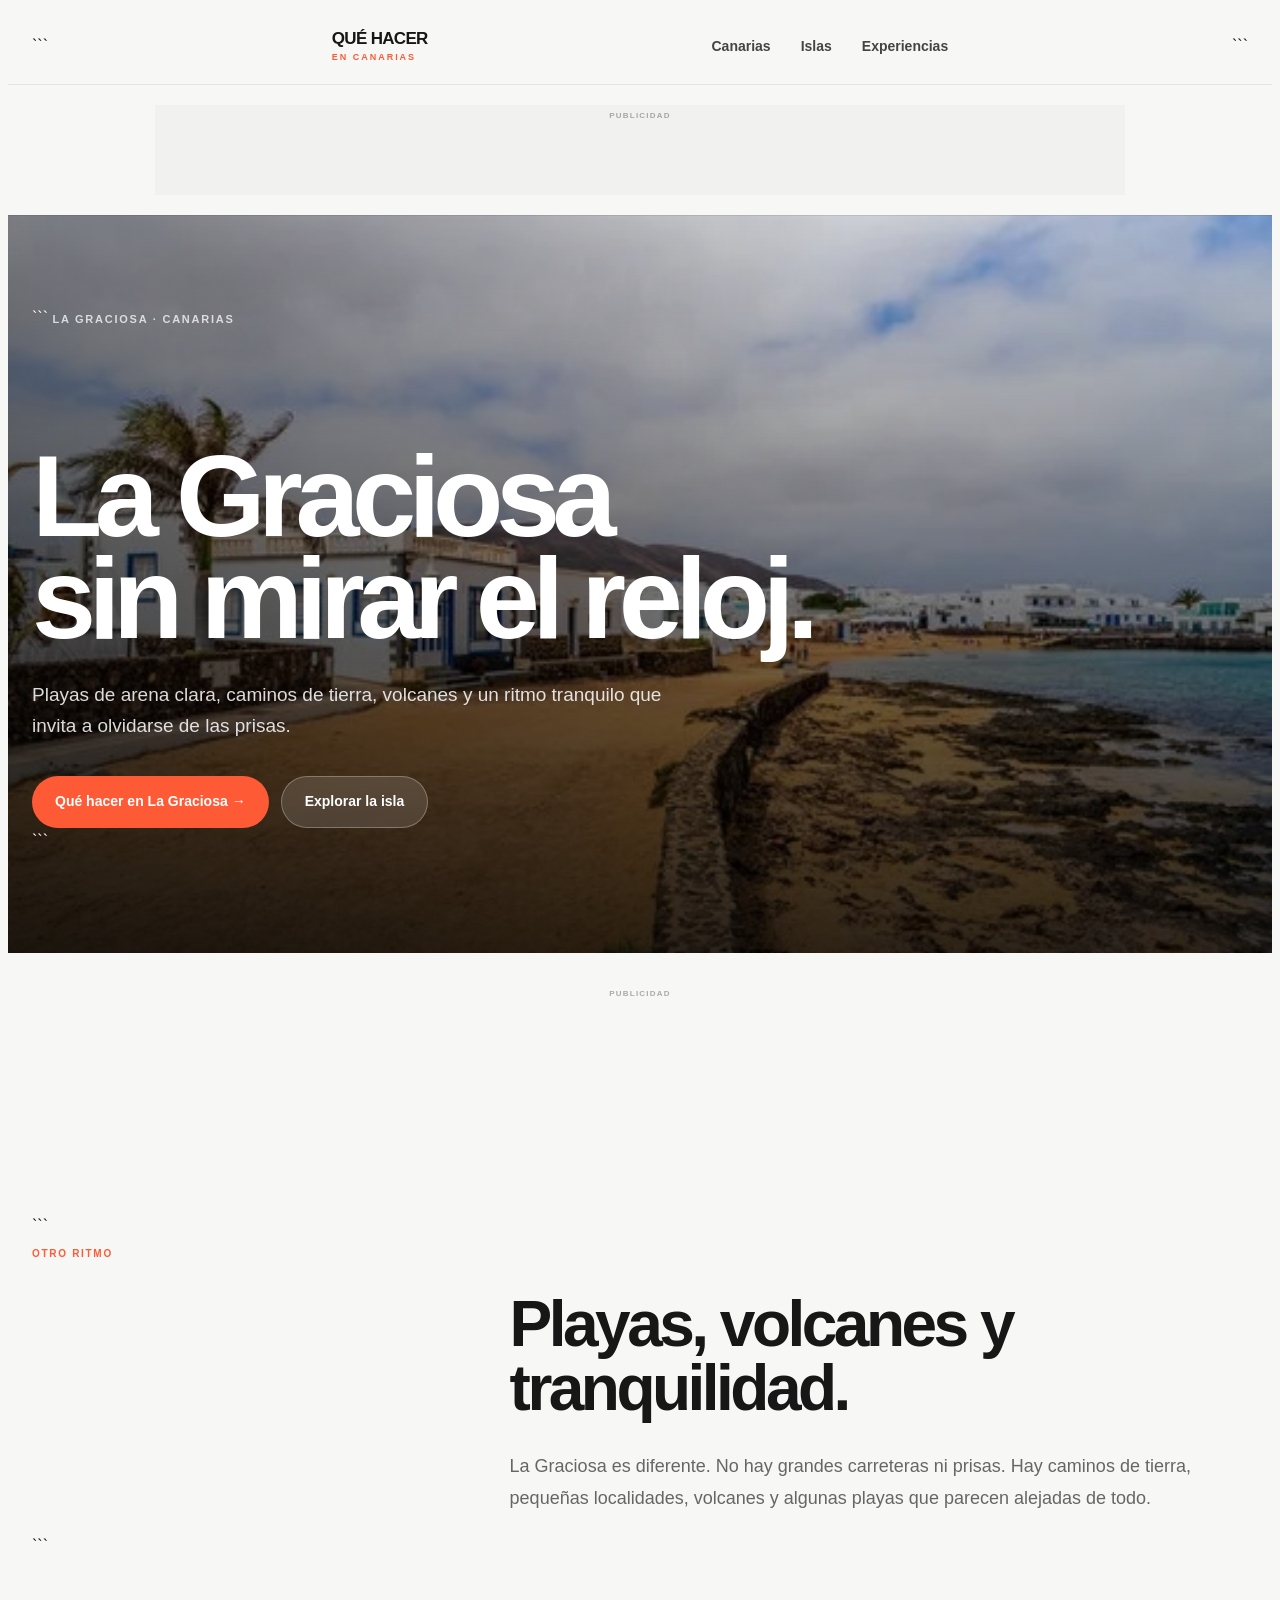
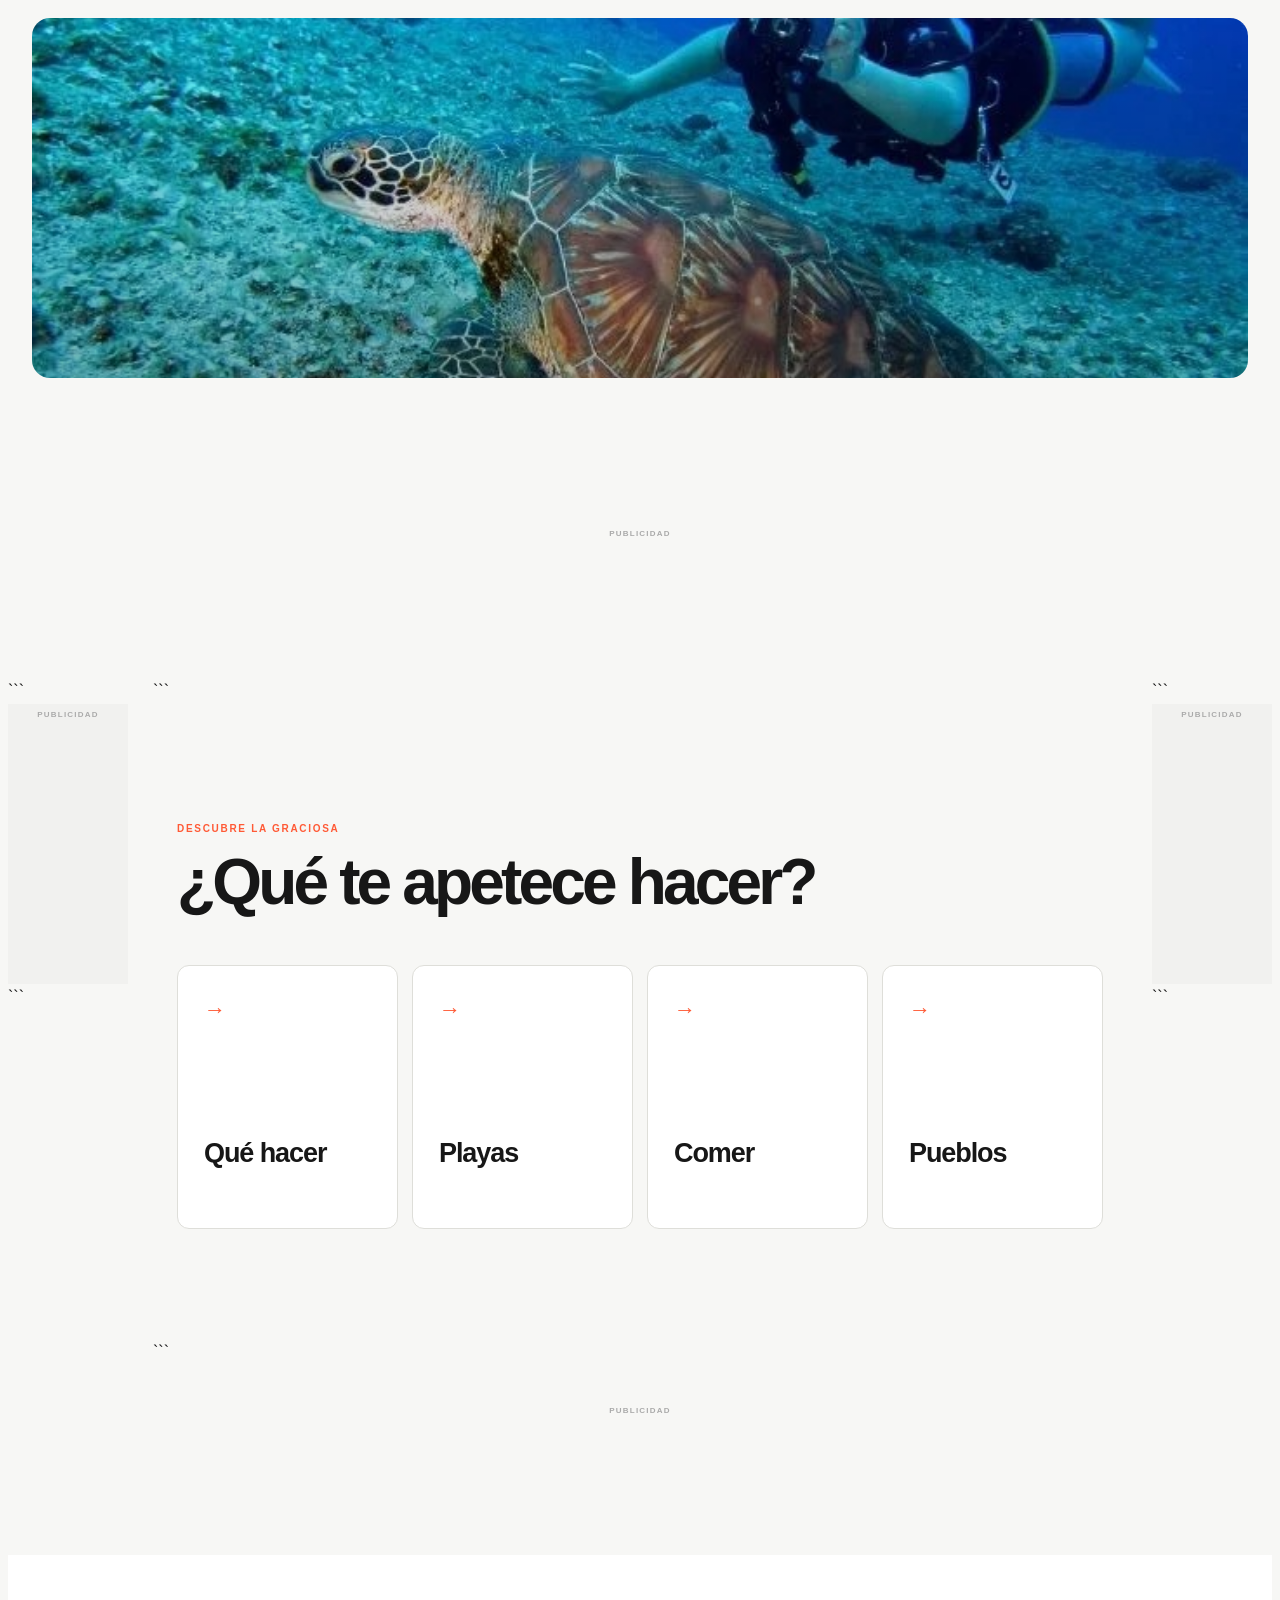
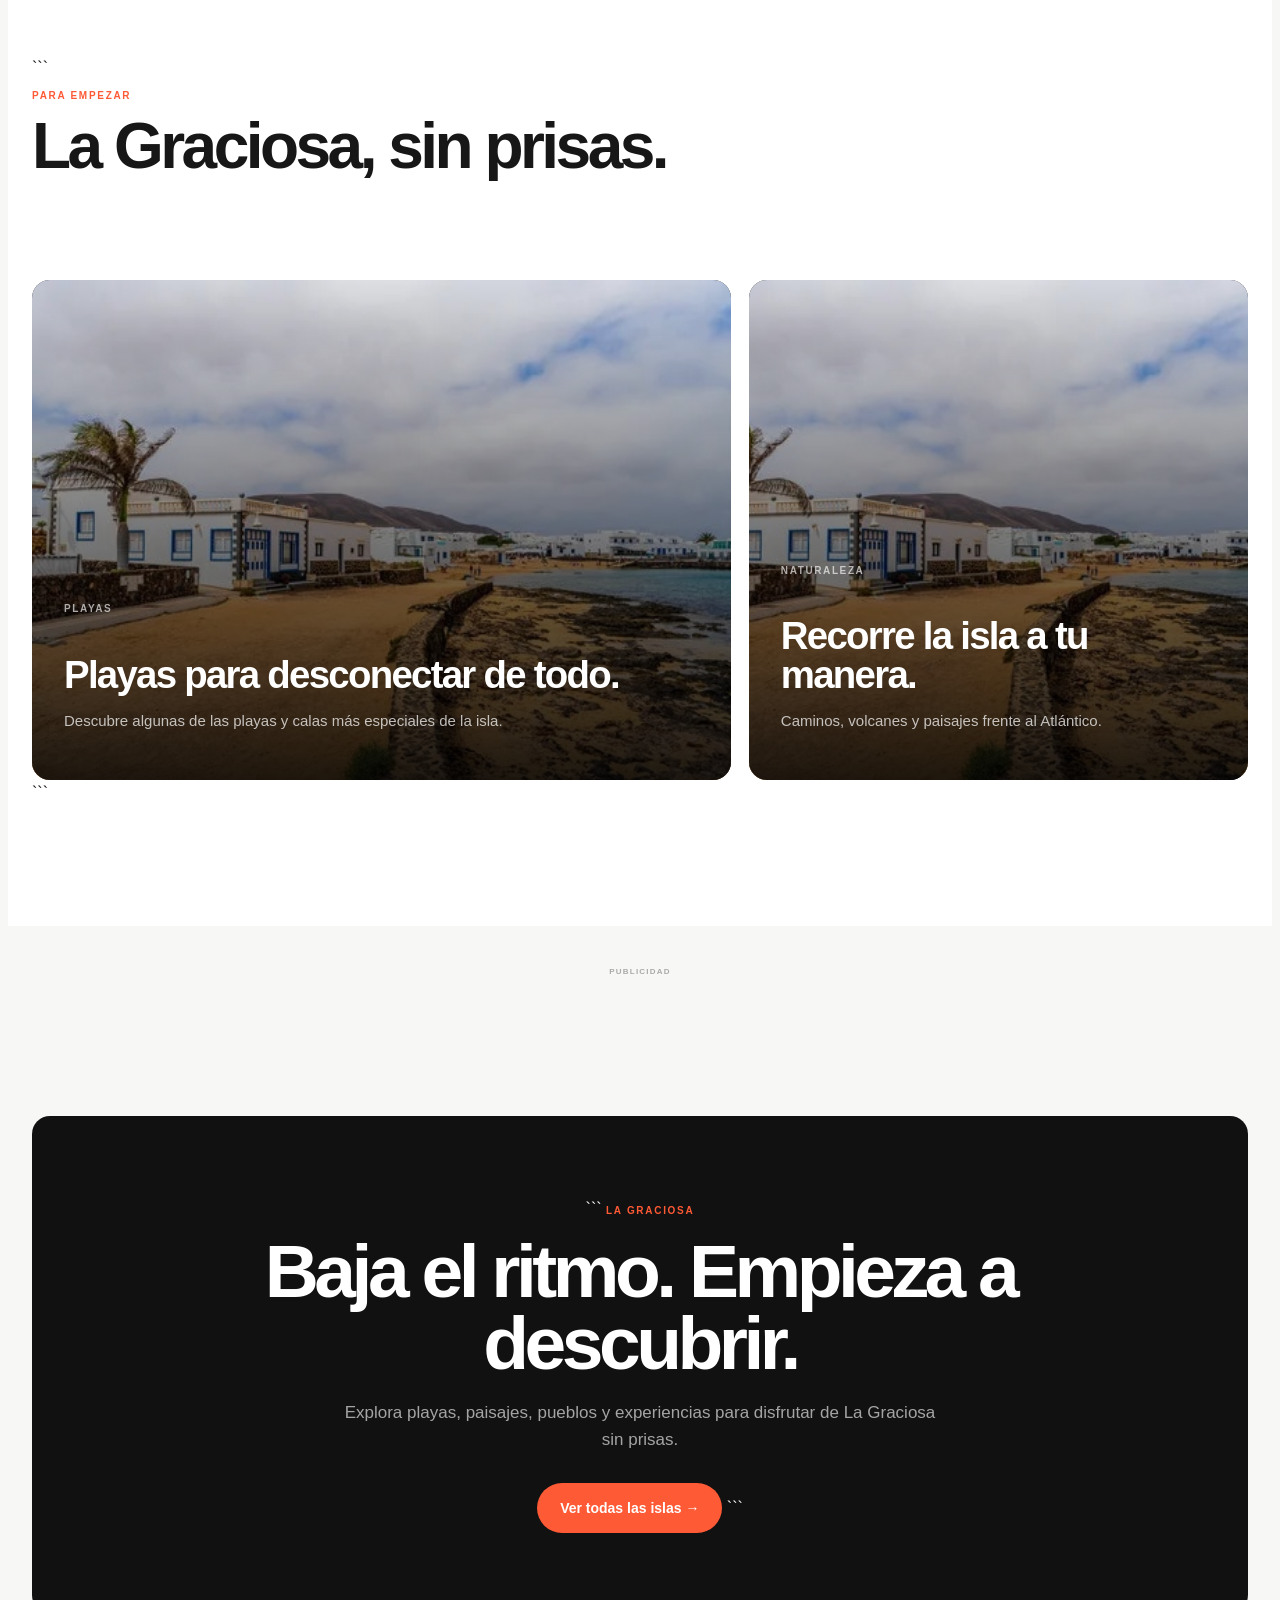
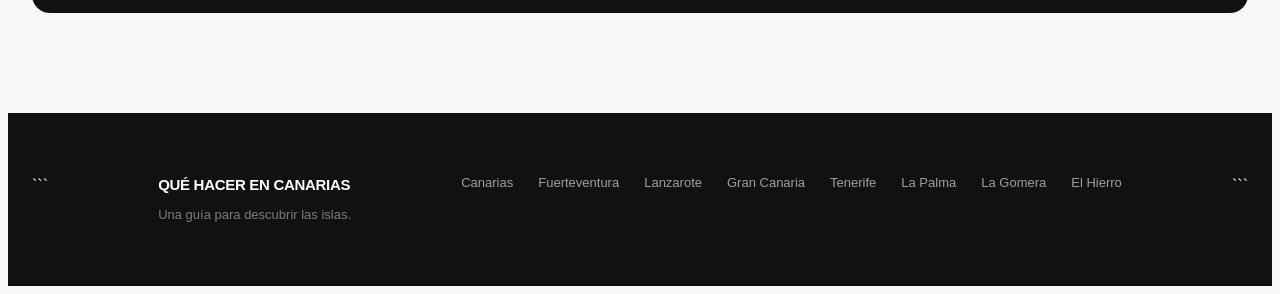
<file: la-graciosa/index.html>
<!DOCTYPE html>

<html lang="es">

<head>

  <meta charset="UTF-8">

<meta
name="viewport"
content="width=device-width, initial-scale=1.0"

>

  <title>Qué hacer en La Graciosa | Playas, naturaleza y tranquilidad</title>

<meta
name="description"
content="Descubre qué hacer en La Graciosa: playas, calas, senderos, naturaleza, pueblos y lugares imprescindibles de esta isla de Canarias."

>

  <link
    rel="stylesheet"
    href="../css/style.css"
  >

</head>

<body>

<header class="site-header">

  <div class="container header-inner">

```
<a href="../index.html" class="logo">
  QUÉ HACER <span>EN CANARIAS</span>
</a>

<nav class="main-nav">

  <a href="../canarias/">
    Canarias
  </a>

  <a href="../index.html#islas">
    Islas
  </a>

  <a href="#experiencias">
    Experiencias
  </a>

</nav>
```

  </div>

</header>

<main>

<!-- =====================================================
     PUBLICIDAD SUPERIOR
===================================================== -->

<div class="ad-slot ad-top">

  <!-- PROVEEDOR PUBLICIDAD SUPERIOR -->

</div>

<!-- =====================================================
     HERO
===================================================== -->

<section
  class="hero"
  style="
    background-image:
      linear-gradient(
        to top,
        rgba(0,0,0,.82),
        rgba(0,0,0,.12)
      ),
      url('../img/islas/la-graciosa.jpg');
  "
>

  <div class="hero-content">

```
<span class="hero-kicker">
  LA GRACIOSA · CANARIAS
</span>

<h1>
  La Graciosa<br>
  sin mirar el reloj.
</h1>

<p class="hero-text">
  Playas de arena clara, caminos de tierra,
  volcanes y un ritmo tranquilo que invita
  a olvidarse de las prisas.
</p>

<div class="hero-actions">

  <a
    href="que-hacer/"
    class="button button-primary"
  >
    Qué hacer en La Graciosa →
  </a>

  <a
    href="#experiencias"
    class="button button-secondary"
  >
    Explorar la isla
  </a>

</div>
```

  </div>

</section>

<!-- =====================================================
     PUBLICIDAD DESPUÉS DEL HERO
===================================================== -->

<div class="ad-slot ad-after-hero">

  <!-- PROVEEDOR PUBLICIDAD HERO -->

</div>

<!-- =====================================================
     INTRO
===================================================== -->

<section class="intro">

  <div class="container">

```
<div class="intro-grid">

  <div>

    <span class="section-label">
      OTRO RITMO
    </span>

  </div>

  <div>

    <h2>
      Playas,
      volcanes y
      tranquilidad.
    </h2>

    <p>
      La Graciosa es diferente. No hay grandes
      carreteras ni prisas. Hay caminos de tierra,
      pequeñas localidades, volcanes y algunas
      playas que parecen alejadas de todo.
    </p>

  </div>

</div>
```

  </div>

</section>

<!-- =====================================================
     PUBLICIDAD
===================================================== -->

<div class="ad-slot ad-content">

  <!-- PROVEEDOR PUBLICIDAD CONTENIDO -->

</div>

<!-- =====================================================
     CONTENIDO + PUBLICIDAD LATERAL
===================================================== -->

<div class="content-with-ads">

  <!-- PUBLICIDAD IZQUIERDA -->

  <aside class="ad-sidebar ad-left">

```
<div class="ad-slot">

  <!-- PROVEEDOR PUBLICIDAD IZQUIERDA -->

</div>
```

  </aside>

  <!-- CONTENIDO PRINCIPAL -->

  <div class="main-content">

```
<!-- =================================================
     EXPERIENCIAS
================================================== -->

<section
  id="experiencias"
  class="categories"
>

  <div class="container">

    <div class="categories-heading">

      <span class="section-label">
        DESCUBRE LA GRACIOSA
      </span>

      <h2>
        ¿Qué te apetece hacer?
      </h2>

    </div>


    <div class="categories-grid">


      <a
        href="que-hacer/"
        class="category"
      >

        <span>→</span>

        <h3>
          Qué hacer
        </h3>

      </a>


      <a
        href="playas/"
        class="category"
      >

        <span>→</span>

        <h3>
          Playas
        </h3>

      </a>


      <a
        href="comer/"
        class="category"
      >

        <span>→</span>

        <h3>
          Comer
        </h3>

      </a>


      <a
        href="pueblos/"
        class="category"
      >

        <span>→</span>

        <h3>
          Pueblos
        </h3>

      </a>


    </div>

  </div>

</section>
```

  </div>

  <!-- PUBLICIDAD DERECHA -->

  <aside class="ad-sidebar ad-right">

```
<div class="ad-slot">

  <!-- PROVEEDOR PUBLICIDAD DERECHA -->

</div>
```

  </aside>

</div>

<!-- =====================================================
     PUBLICIDAD ENTRE CONTENIDO
===================================================== -->

<div class="ad-slot ad-content">

  <!-- PROVEEDOR PUBLICIDAD CONTENIDO -->

</div>

<!-- =====================================================
     DESTACADO
===================================================== -->

<section class="featured">

  <div class="container">

```
<div class="section-heading">

  <div>

    <span class="section-label">
      PARA EMPEZAR
    </span>

    <h2>
      La Graciosa,
      sin prisas.
    </h2>

  </div>

  <p>
    Una isla pequeña donde el paisaje
    es parte de la experiencia.
  </p>

</div>


<div class="featured-grid">


  <a
    href="playas/"
    class="featured-card"
  >

    <img
      src="../img/islas/la-graciosa.jpg"
      alt="Playa de La Graciosa"
      loading="lazy"
    >

    <div class="featured-content">

      <small>
        PLAYAS
      </small>

      <h3>
        Playas para desconectar de todo.
      </h3>

      <p>
        Descubre algunas de las playas y calas
        más especiales de la isla.
      </p>

    </div>

  </a>


  <a
    href="que-hacer/"
    class="featured-card"
  >

    <img
      src="../img/islas/la-graciosa.jpg"
      alt="Paisaje volcánico de La Graciosa"
      loading="lazy"
    >

    <div class="featured-content">

      <small>
        NATURALEZA
      </small>

      <h3>
        Recorre la isla a tu manera.
      </h3>

      <p>
        Caminos, volcanes y paisajes frente
        al Atlántico.
      </p>

    </div>

  </a>


</div>
```

  </div>

</section>

<!-- =====================================================
     PUBLICIDAD FINAL
===================================================== -->

<div class="ad-slot ad-bottom">

  <!-- PROVEEDOR PUBLICIDAD FINAL -->

</div>

<!-- =====================================================
     CTA
===================================================== -->

<section class="container">

  <div class="cta">

```
<span class="section-label">
  LA GRACIOSA
</span>

<h2>
  Baja el ritmo.
  Empieza a descubrir.
</h2>

<p>
  Explora playas, paisajes, pueblos y experiencias
  para disfrutar de La Graciosa sin prisas.
</p>

<a
  href="../index.html#islas"
  class="button button-primary"
>
  Ver todas las islas →
</a>
```

  </div>

</section>

</main>

<!-- =====================================================
     FOOTER
===================================================== -->

<footer class="site-footer">

  <div class="container footer-inner">

```
<div>

  <div class="footer-logo">
    QUÉ HACER EN CANARIAS
  </div>

  <div class="footer-text">
    Una guía para descubrir las islas.
  </div>

</div>


<div class="footer-links">

  <a href="../canarias/">
    Canarias
  </a>

  <a href="../fuerteventura/">
    Fuerteventura
  </a>

  <a href="../lanzarote/">
    Lanzarote
  </a>

  <a href="../gran-canaria/">
    Gran Canaria
  </a>

  <a href="../tenerife/">
    Tenerife
  </a>

  <a href="../la-palma/">
    La Palma
  </a>

  <a href="../la-gomera/">
    La Gomera
  </a>

  <a href="../el-hierro/">
    El Hierro
  </a>

</div>
```

  </div>

</footer>

</body>

</html>
</file>
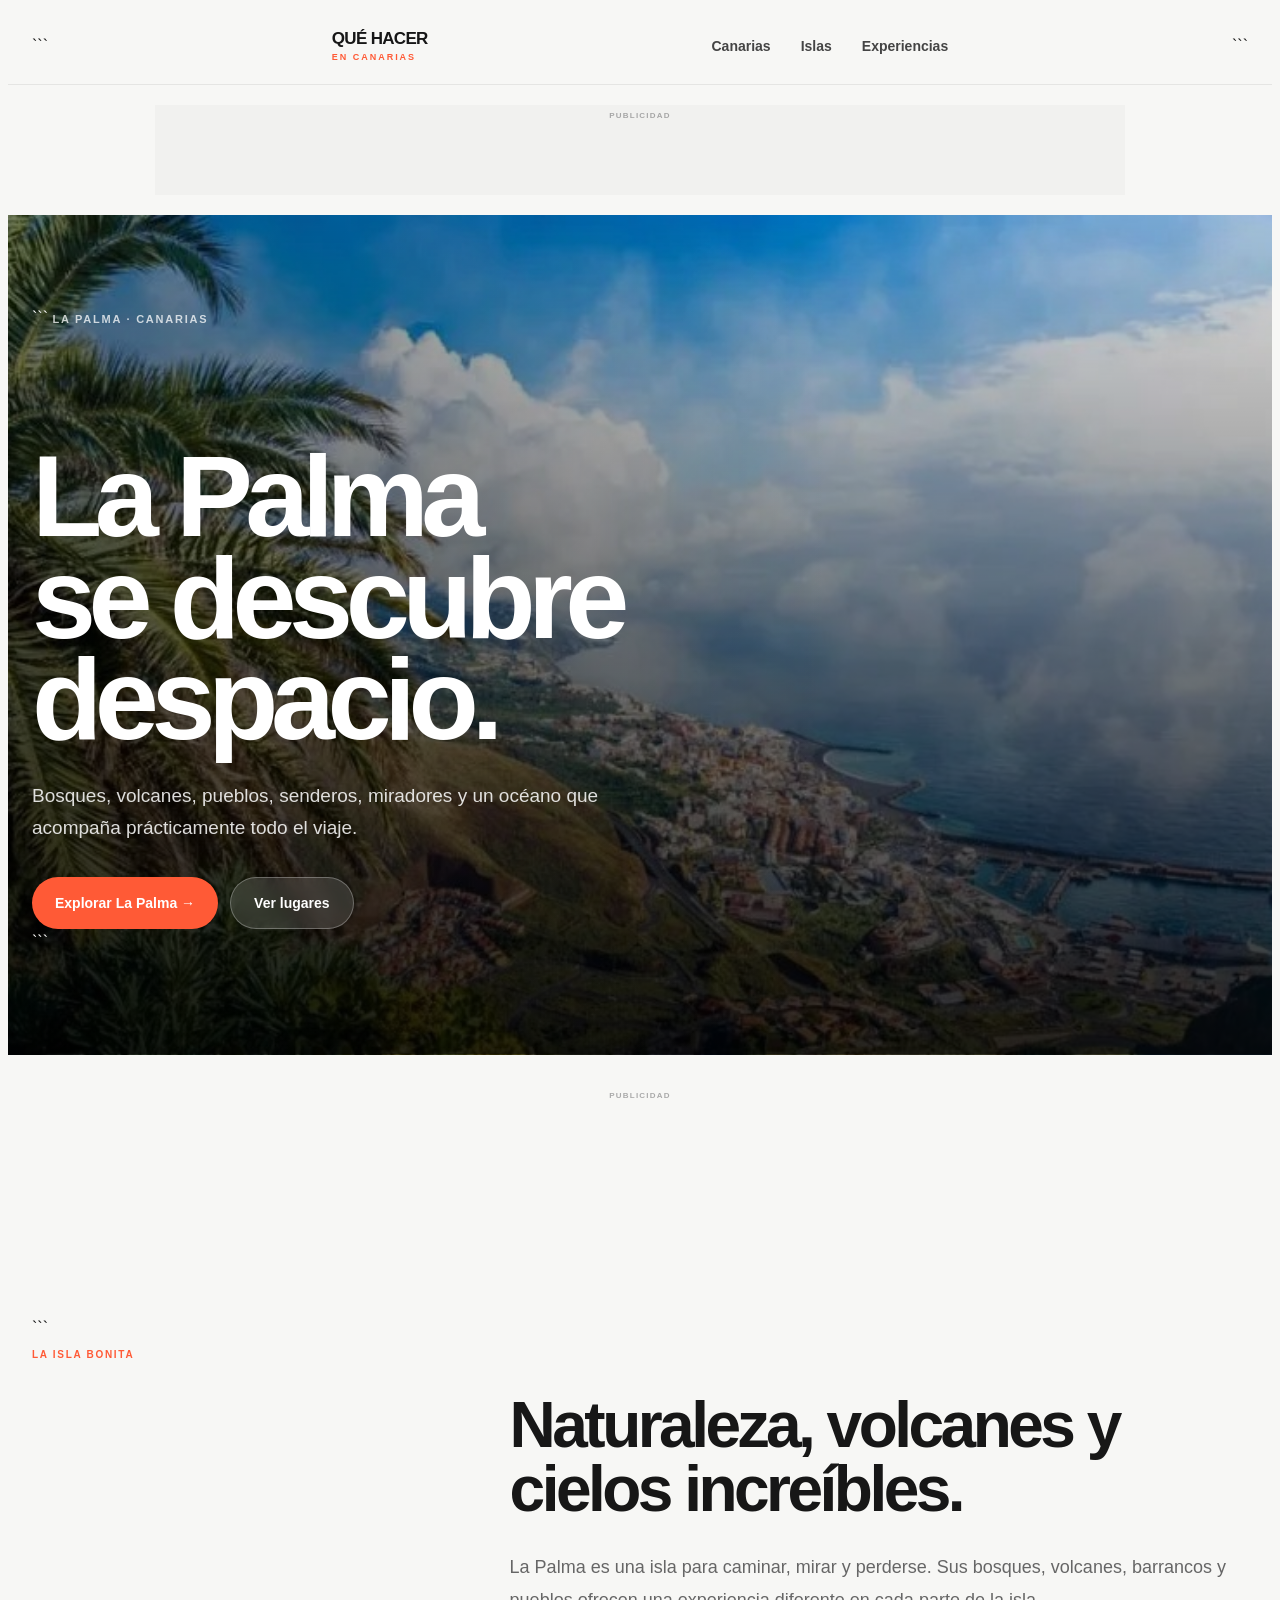
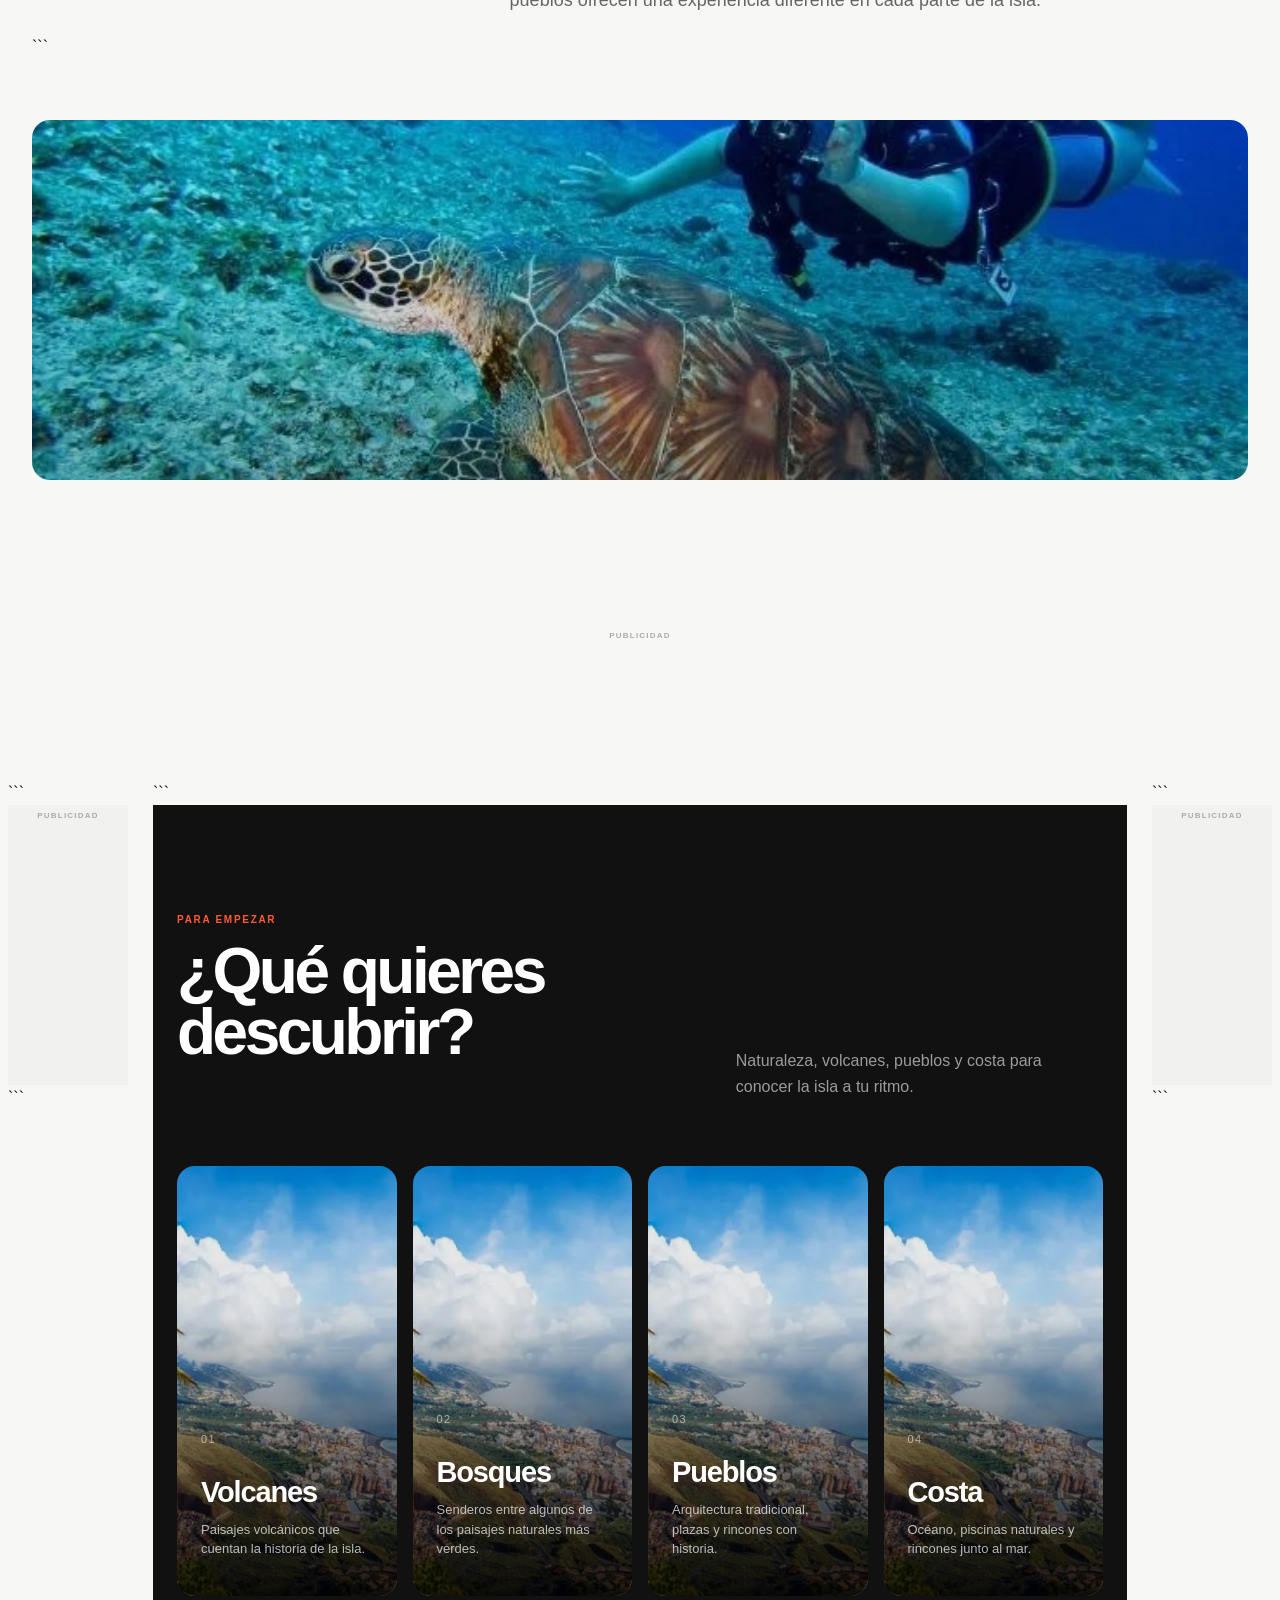
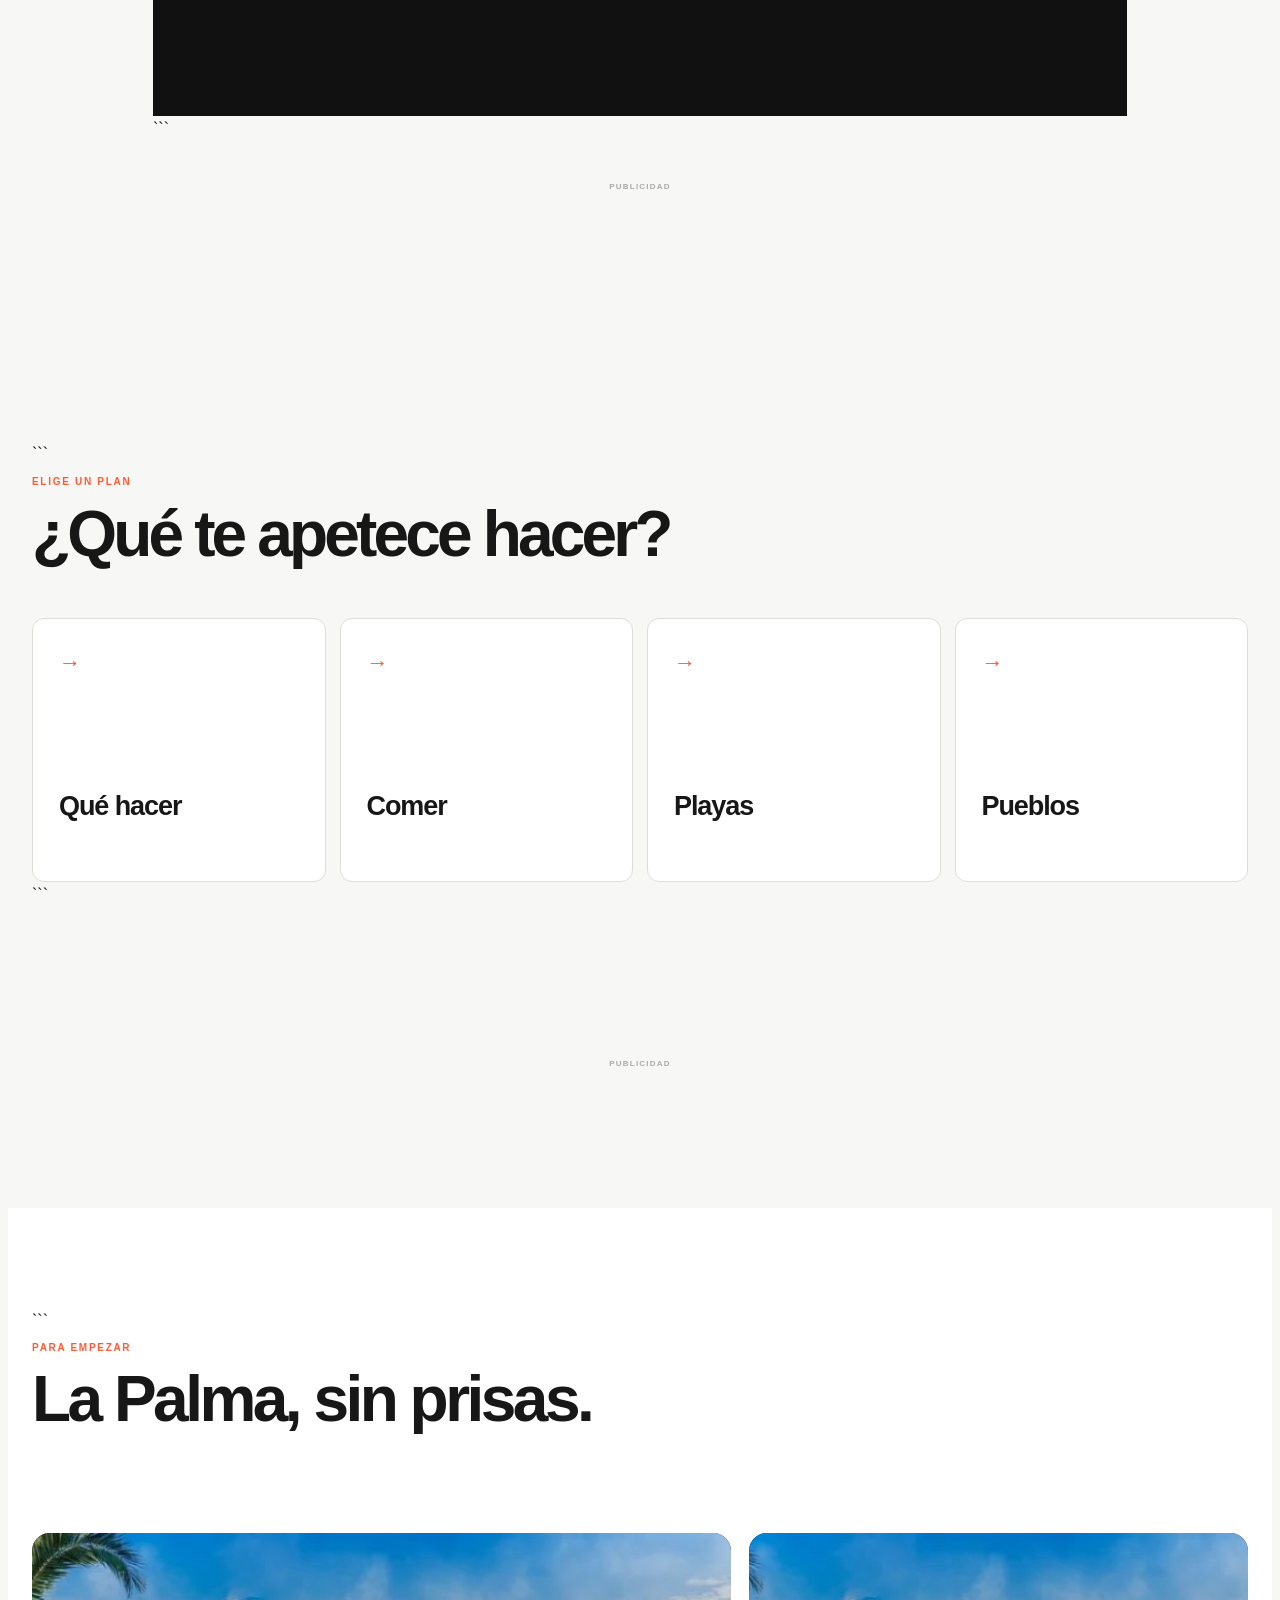
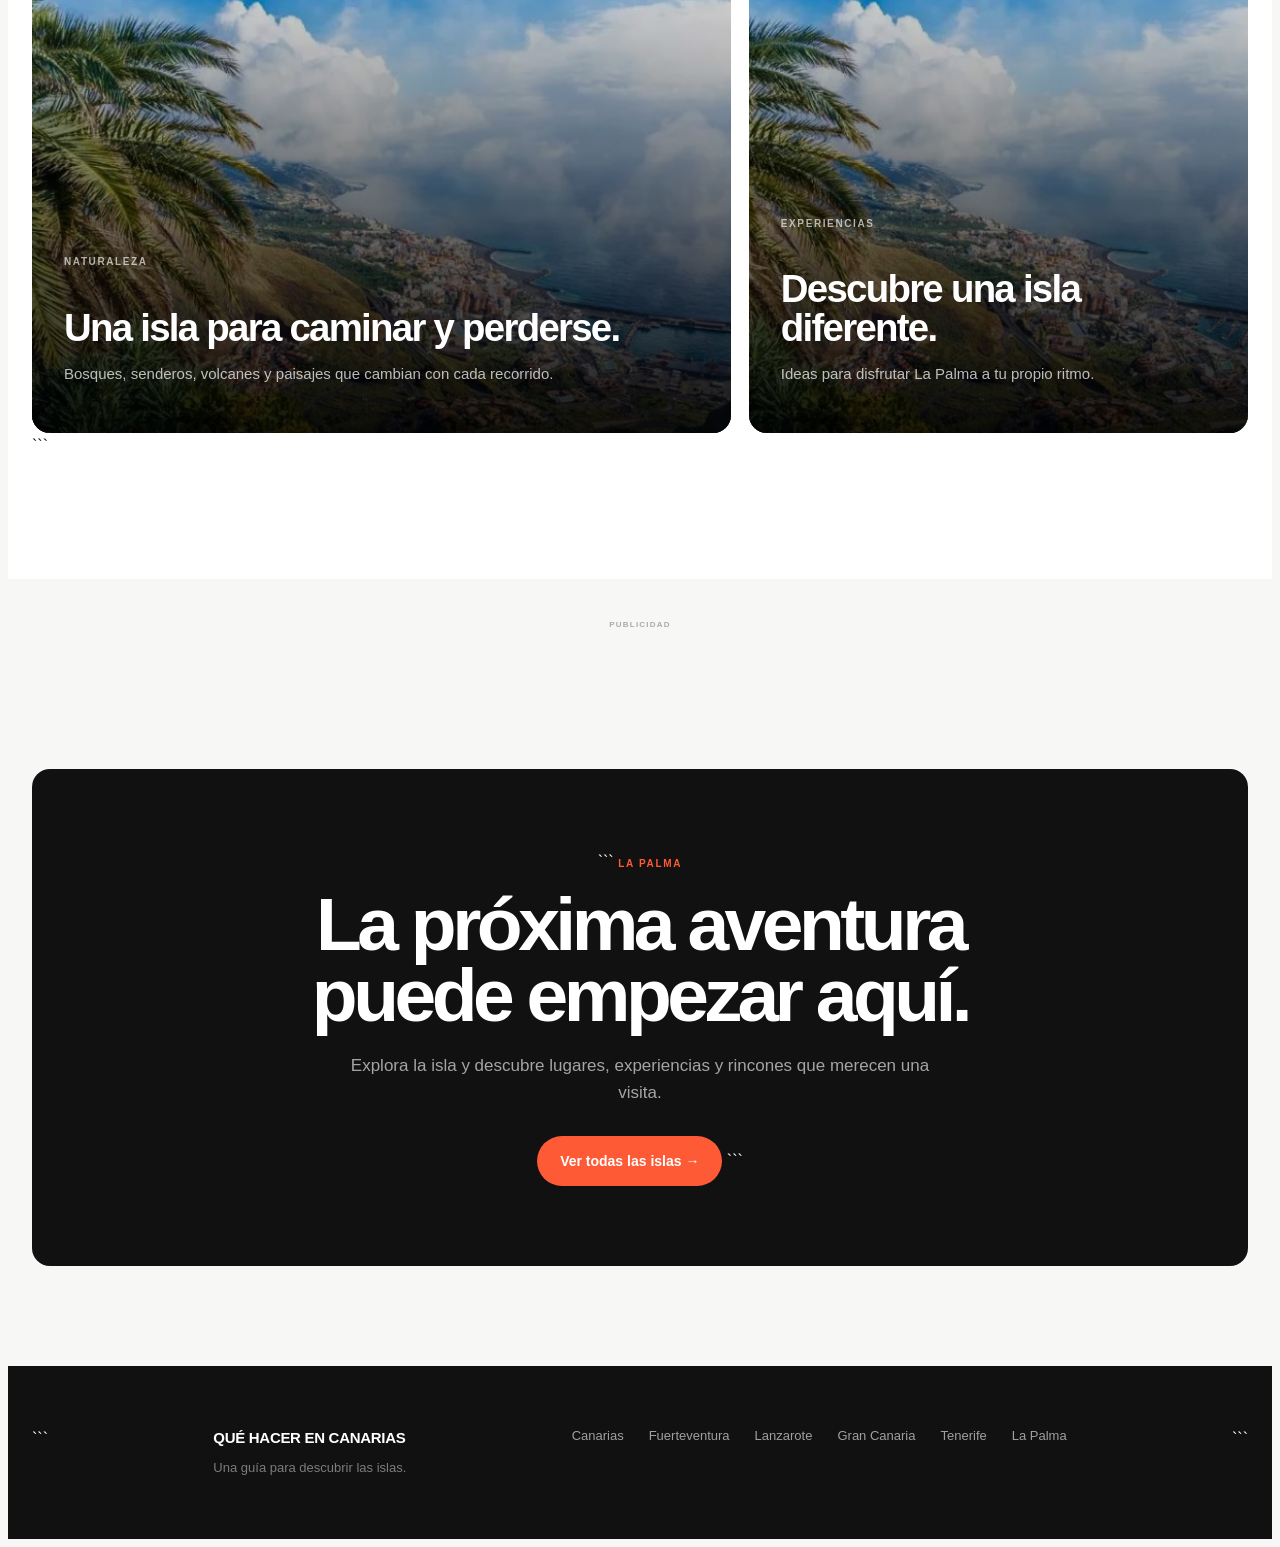
<file: la-palma/index.html>
<!DOCTYPE html>

<html lang="es">

<head>

  <meta charset="UTF-8">

<meta
name="viewport"
content="width=device-width, initial-scale=1.0"

>

  <title>Qué hacer en La Palma | Naturaleza, pueblos y volcanes</title>

<meta
name="description"
content="Descubre qué hacer en La Palma: volcanes, bosques, pueblos, senderos, miradores, playas y lugares imprescindibles de la Isla Bonita."

>

  <link
    rel="stylesheet"
    href="../css/style.css"
  >

</head>

<body>

<header class="site-header">

  <div class="container header-inner">

```
<a href="../index.html" class="logo">
  QUÉ HACER <span>EN CANARIAS</span>
</a>

<nav class="main-nav">

  <a href="../canarias/">
    Canarias
  </a>

  <a href="../index.html#islas">
    Islas
  </a>

  <a href="#experiencias">
    Experiencias
  </a>

</nav>
```

  </div>

</header>

<main>

<!-- =====================================================
     PUBLICIDAD SUPERIOR
===================================================== -->

<div class="ad-slot ad-top">

  <!-- PROVEEDOR PUBLICIDAD SUPERIOR -->

</div>

<!-- =====================================================
     HERO
===================================================== -->

<section
  class="hero"
  style="
    background-image:
      linear-gradient(
        to top,
        rgba(0,0,0,.82),
        rgba(0,0,0,.12)
      ),
      url('../img/islas/la-palma.jpg');
  "
>

  <div class="hero-content">

```
<span class="hero-kicker">
  LA PALMA · CANARIAS
</span>

<h1>
  La Palma<br>
  se descubre despacio.
</h1>

<p class="hero-text">
  Bosques, volcanes, pueblos, senderos, miradores
  y un océano que acompaña prácticamente todo
  el viaje.
</p>

<div class="hero-actions">

  <a
    href="#experiencias"
    class="button button-primary"
  >
    Explorar La Palma →
  </a>

  <a
    href="#lugares"
    class="button button-secondary"
  >
    Ver lugares
  </a>

</div>
```

  </div>

</section>

<!-- =====================================================
     PUBLICIDAD DESPUÉS DEL HERO
===================================================== -->

<div class="ad-slot ad-after-hero">

  <!-- PROVEEDOR PUBLICIDAD HERO -->

</div>

<!-- =====================================================
     INTRO
===================================================== -->

<section class="intro">

  <div class="container">

```
<div class="intro-grid">

  <div>

    <span class="section-label">
      LA ISLA BONITA
    </span>

  </div>

  <div>

    <h2>
      Naturaleza,
      volcanes y
      cielos increíbles.
    </h2>

    <p>
      La Palma es una isla para caminar, mirar
      y perderse. Sus bosques, volcanes, barrancos
      y pueblos ofrecen una experiencia diferente
      en cada parte de la isla.
    </p>

  </div>

</div>
```

  </div>

</section>

<!-- =====================================================
     PUBLICIDAD
===================================================== -->

<div class="ad-slot ad-content">

  <!-- PROVEEDOR PUBLICIDAD CONTENIDO -->

</div>

<!-- =====================================================
     LUGARES
===================================================== -->

<div class="content-with-ads">

  <aside class="ad-sidebar ad-left">

```
<div class="ad-slot">

  <!-- PROVEEDOR PUBLICIDAD IZQUIERDA -->

</div>
```

  </aside>

  <div class="main-content">

```
<section
  id="lugares"
  class="islands"
>

  <div class="container">

    <div class="section-heading">

      <div>

        <span class="section-label">
          PARA EMPEZAR
        </span>

        <h2>
          ¿Qué quieres descubrir?
        </h2>

      </div>

      <p>
        Naturaleza, volcanes, pueblos y costa
        para conocer la isla a tu ritmo.
      </p>

    </div>


    <div class="islands-grid">


      <a
        href="#"
        class="island-card"
      >

        <img
          src="../img/islas/la-palma.jpg"
          alt="Volcanes y paisaje de La Palma"
          loading="lazy"
        >

        <div class="island-content">

          <span class="island-number">
            01
          </span>

          <h3>
            Volcanes
          </h3>

          <p>
            Paisajes volcánicos que cuentan
            la historia de la isla.
          </p>

        </div>

      </a>


      <a
        href="#"
        class="island-card"
      >

        <img
          src="../img/islas/la-palma.jpg"
          alt="Bosques de La Palma"
          loading="lazy"
        >

        <div class="island-content">

          <span class="island-number">
            02
          </span>

          <h3>
            Bosques
          </h3>

          <p>
            Senderos entre algunos de los
            paisajes naturales más verdes.
          </p>

        </div>

      </a>


      <a
        href="#"
        class="island-card"
      >

        <img
          src="../img/islas/la-palma.jpg"
          alt="Pueblos de La Palma"
          loading="lazy"
        >

        <div class="island-content">

          <span class="island-number">
            03
          </span>

          <h3>
            Pueblos
          </h3>

          <p>
            Arquitectura tradicional, plazas
            y rincones con historia.
          </p>

        </div>

      </a>


      <a
        href="#"
        class="island-card"
      >

        <img
          src="../img/islas/la-palma.jpg"
          alt="Costa de La Palma"
          loading="lazy"
        >

        <div class="island-content">

          <span class="island-number">
            04
          </span>

          <h3>
            Costa
          </h3>

          <p>
            Océano, piscinas naturales y
            rincones junto al mar.
          </p>

        </div>

      </a>


    </div>

  </div>

</section>
```

  </div>

  <aside class="ad-sidebar ad-right">

```
<div class="ad-slot">

  <!-- PROVEEDOR PUBLICIDAD DERECHA -->

</div>
```

  </aside>

</div>

<!-- =====================================================
     PUBLICIDAD
===================================================== -->

<div class="ad-slot ad-content">

  <!-- PROVEEDOR PUBLICIDAD CONTENIDO -->

</div>

<!-- =====================================================
     EXPERIENCIAS
===================================================== -->

<section
  id="experiencias"
  class="categories"
>

  <div class="container">

```
<div class="categories-heading">

  <span class="section-label">
    ELIGE UN PLAN
  </span>

  <h2>
    ¿Qué te apetece hacer?
  </h2>

</div>


<div class="categories-grid">


  <a
    href="#"
    class="category"
  >

    <span>→</span>

    <h3>
      Qué hacer
    </h3>

  </a>


  <a
    href="#"
    class="category"
  >

    <span>→</span>

    <h3>
      Comer
    </h3>

  </a>


  <a
    href="#"
    class="category"
  >

    <span>→</span>

    <h3>
      Playas
    </h3>

  </a>


  <a
    href="#"
    class="category"
  >

    <span>→</span>

    <h3>
      Pueblos
    </h3>

  </a>


</div>
```

  </div>

</section>

<!-- =====================================================
     PUBLICIDAD
===================================================== -->

<div class="ad-slot ad-content">

  <!-- PROVEEDOR PUBLICIDAD CONTENIDO 2 -->

</div>

<!-- =====================================================
     DESTACADO
===================================================== -->

<section class="featured">

  <div class="container">

```
<div class="section-heading">

  <div>

    <span class="section-label">
      PARA EMPEZAR
    </span>

    <h2>
      La Palma,
      sin prisas.
    </h2>

  </div>

</div>


<div class="featured-grid">


  <a
    href="#"
    class="featured-card"
  >

    <img
      src="../img/islas/la-palma.jpg"
      alt="Paisaje natural de La Palma"
      loading="lazy"
    >

    <div class="featured-content">

      <small>
        NATURALEZA
      </small>

      <h3>
        Una isla para caminar y perderse.
      </h3>

      <p>
        Bosques, senderos, volcanes y paisajes
        que cambian con cada recorrido.
      </p>

    </div>

  </a>


  <a
    href="#"
    class="featured-card"
  >

    <img
      src="../img/islas/la-palma.jpg"
      alt="Paisaje volcánico de La Palma"
      loading="lazy"
    >

    <div class="featured-content">

      <small>
        EXPERIENCIAS
      </small>

      <h3>
        Descubre una isla diferente.
      </h3>

      <p>
        Ideas para disfrutar La Palma
        a tu propio ritmo.
      </p>

    </div>

  </a>


</div>
```

  </div>

</section>

<!-- =====================================================
     PUBLICIDAD FINAL
===================================================== -->

<div class="ad-slot ad-bottom">

  <!-- PROVEEDOR PUBLICIDAD FINAL -->

</div>

<!-- =====================================================
     CTA
===================================================== -->

<section class="container">

  <div class="cta">

```
<span class="section-label">
  LA PALMA
</span>

<h2>
  La próxima aventura
  puede empezar aquí.
</h2>

<p>
  Explora la isla y descubre lugares,
  experiencias y rincones que merecen una visita.
</p>

<a
  href="../index.html#islas"
  class="button button-primary"
>
  Ver todas las islas →
</a>
```

  </div>

</section>

</main>

<footer class="site-footer">

  <div class="container footer-inner">

```
<div>

  <div class="footer-logo">
    QUÉ HACER EN CANARIAS
  </div>

  <div class="footer-text">
    Una guía para descubrir las islas.
  </div>

</div>


<div class="footer-links">

  <a href="../canarias/">
    Canarias
  </a>

  <a href="../fuerteventura/">
    Fuerteventura
  </a>

  <a href="../lanzarote/">
    Lanzarote
  </a>

  <a href="../gran-canaria/">
    Gran Canaria
  </a>

  <a href="../tenerife/">
    Tenerife
  </a>

  <a href="../la-palma/">
    La Palma
  </a>

</div>
```

  </div>

</footer>

</body>

</html>
</file>
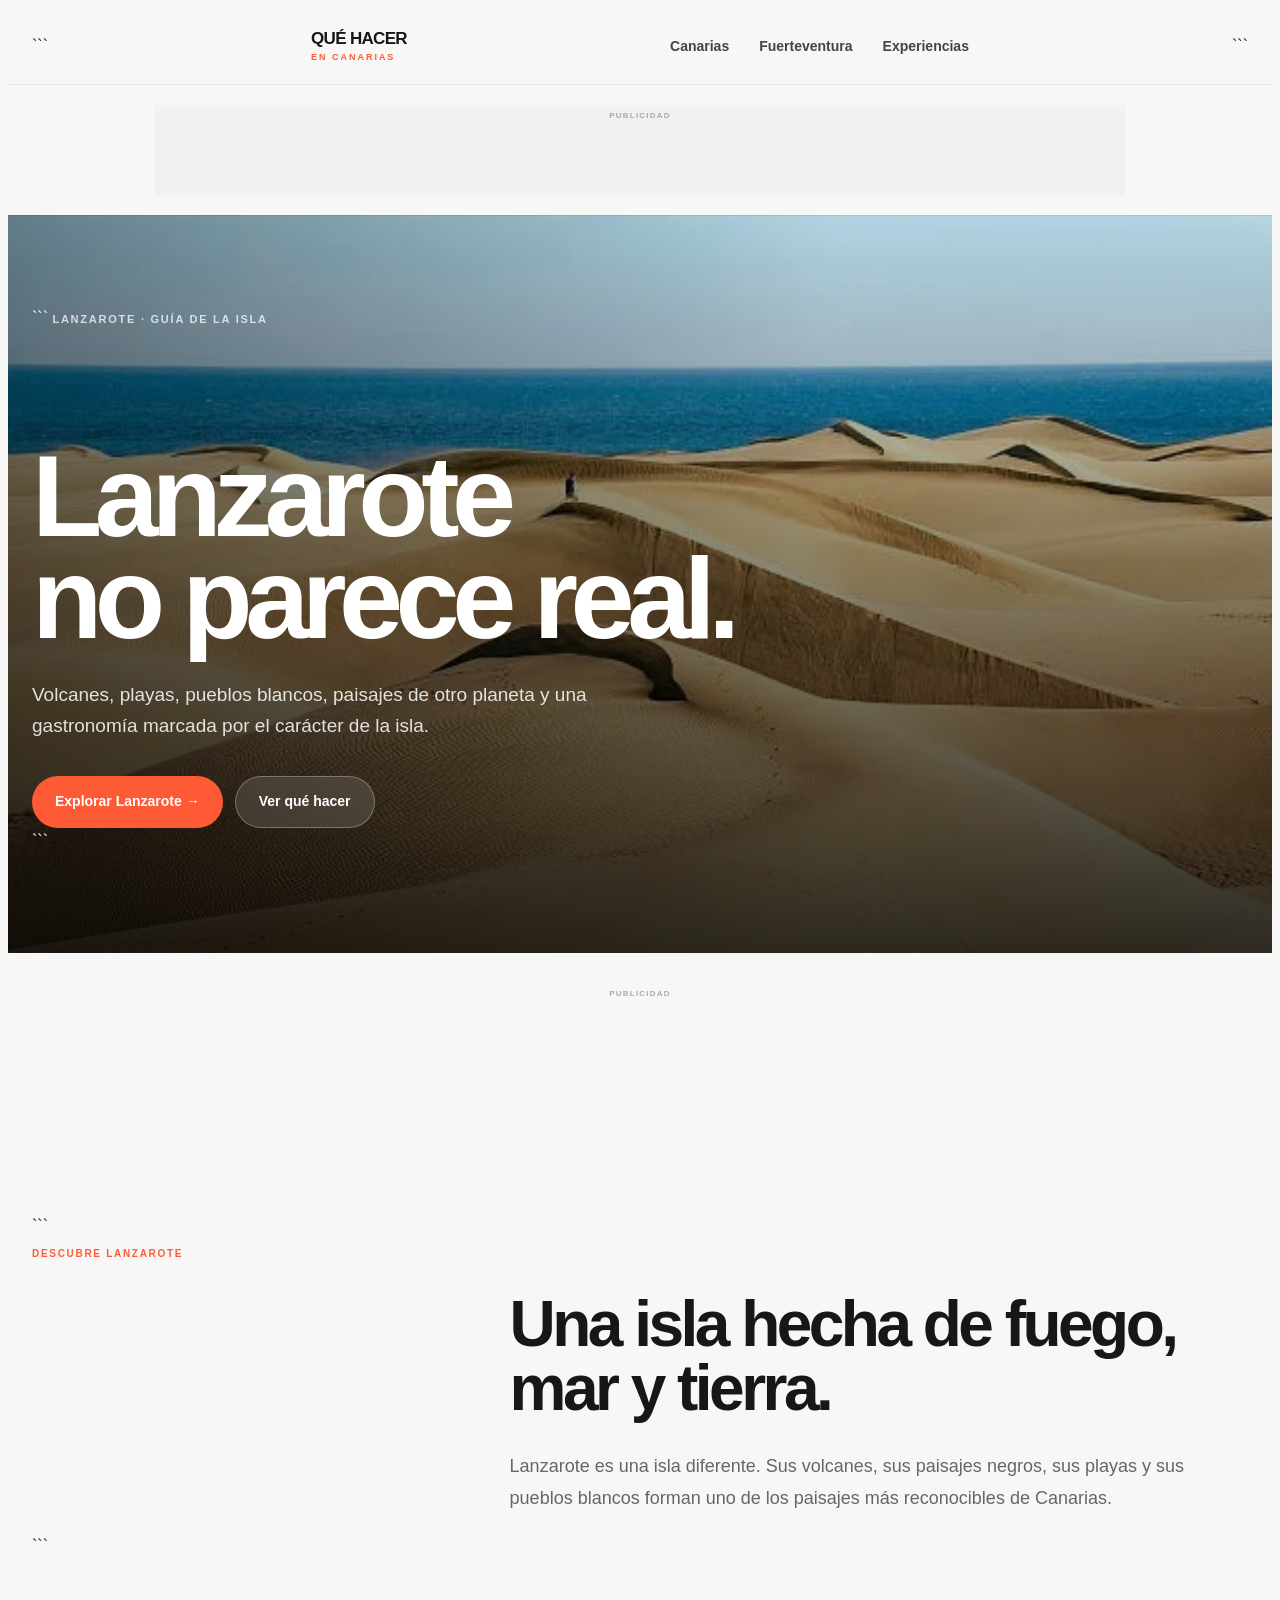
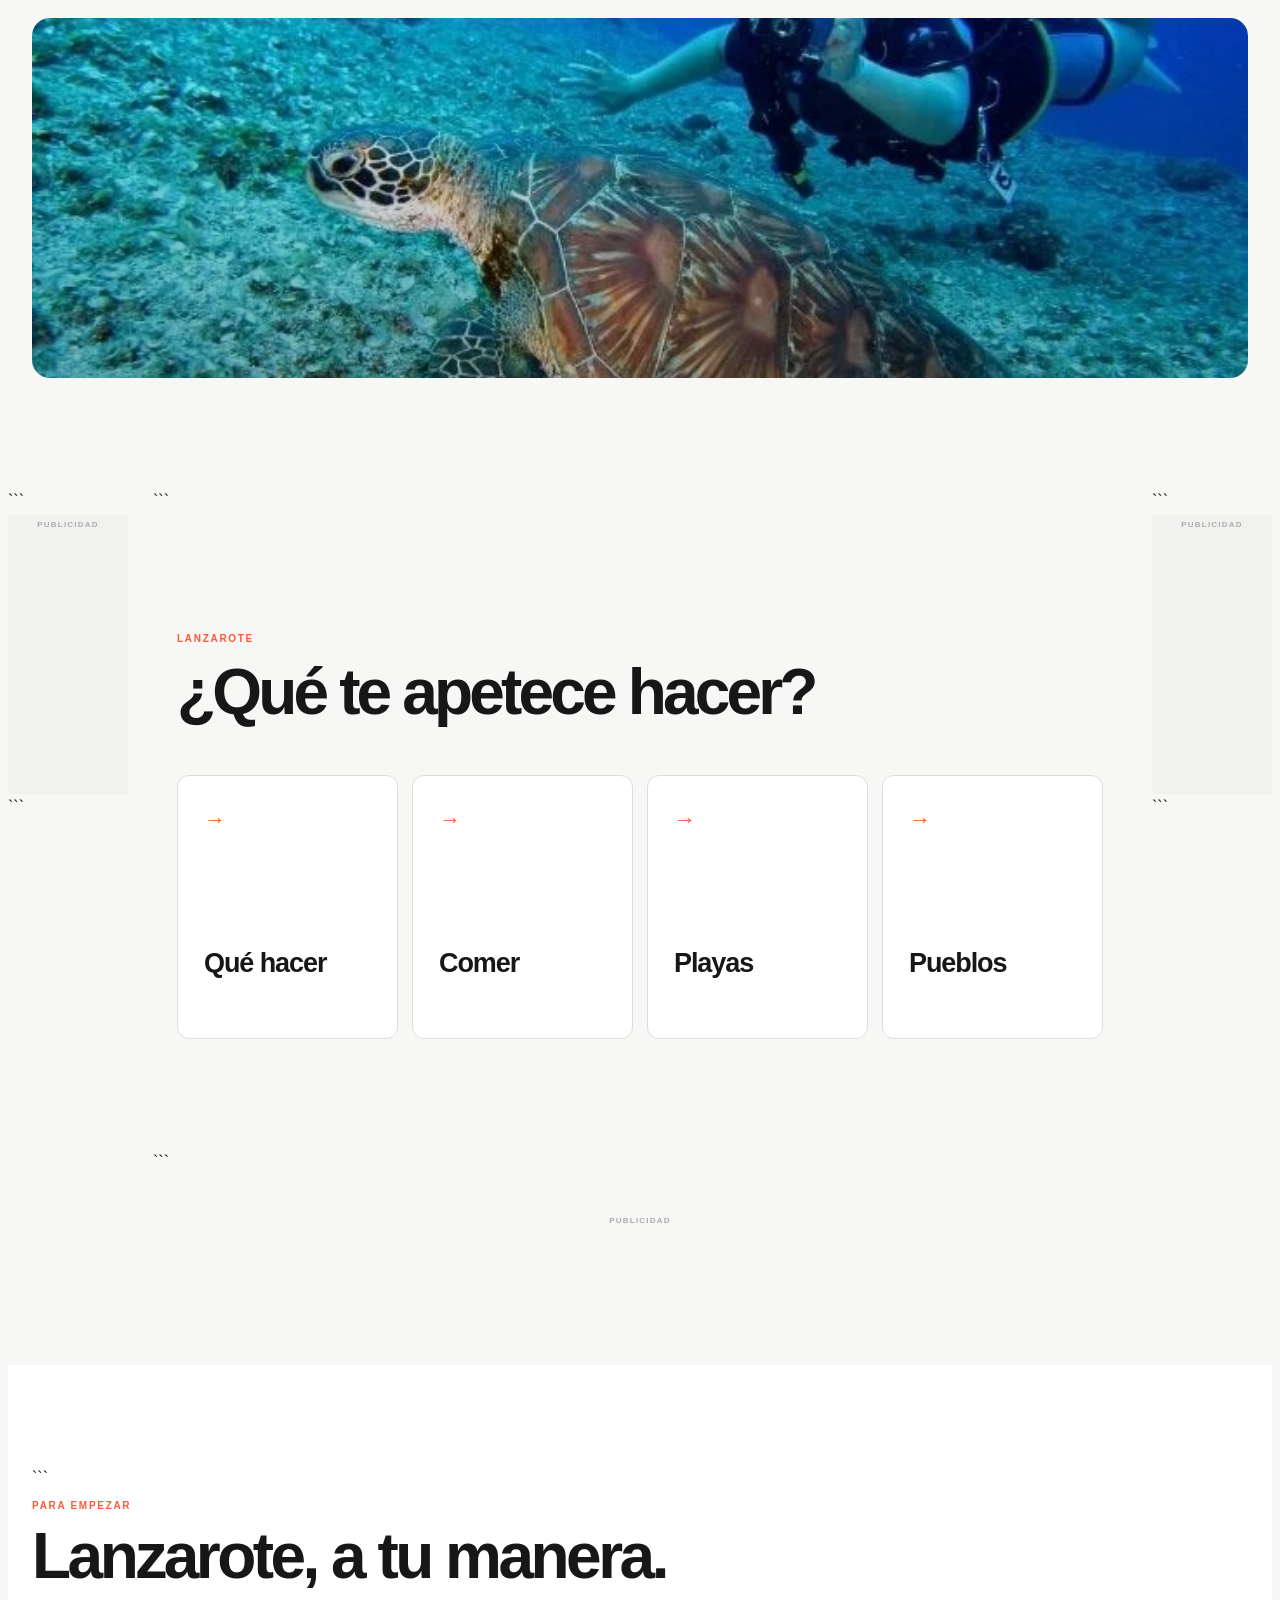
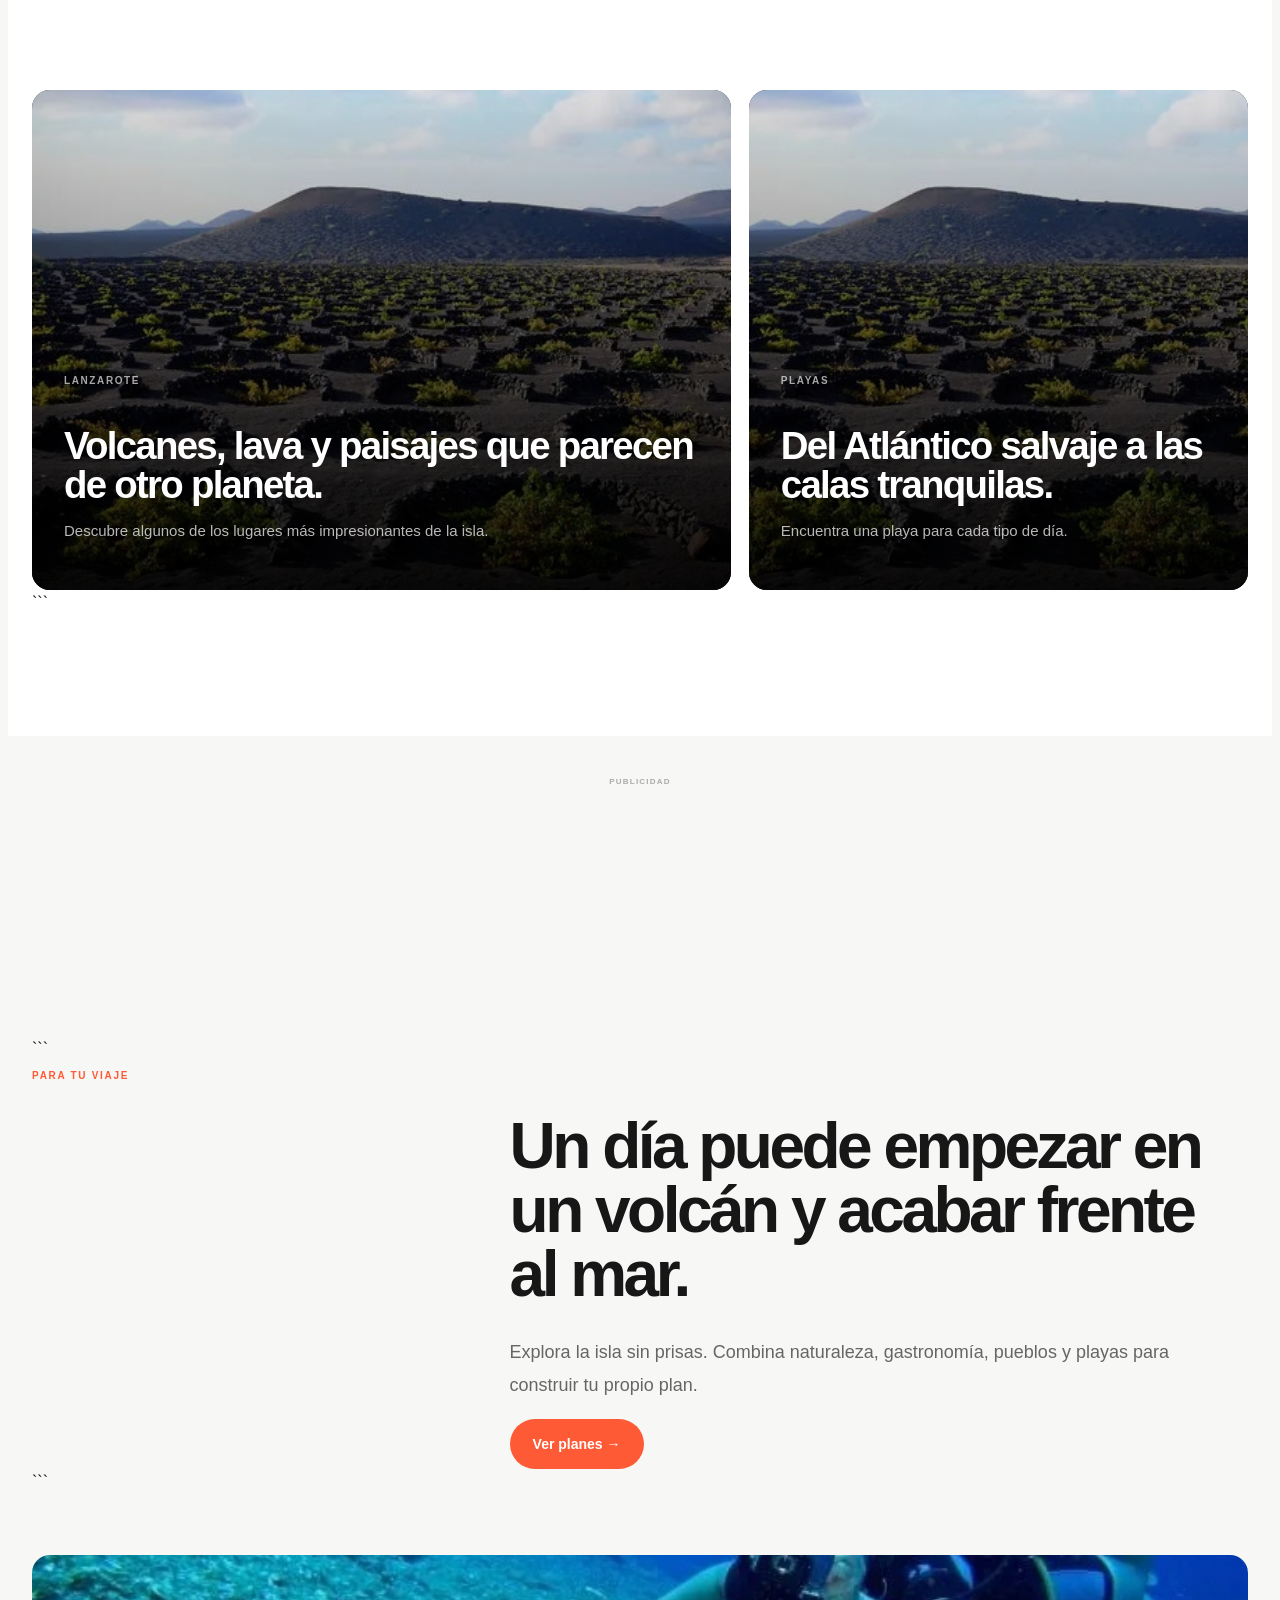
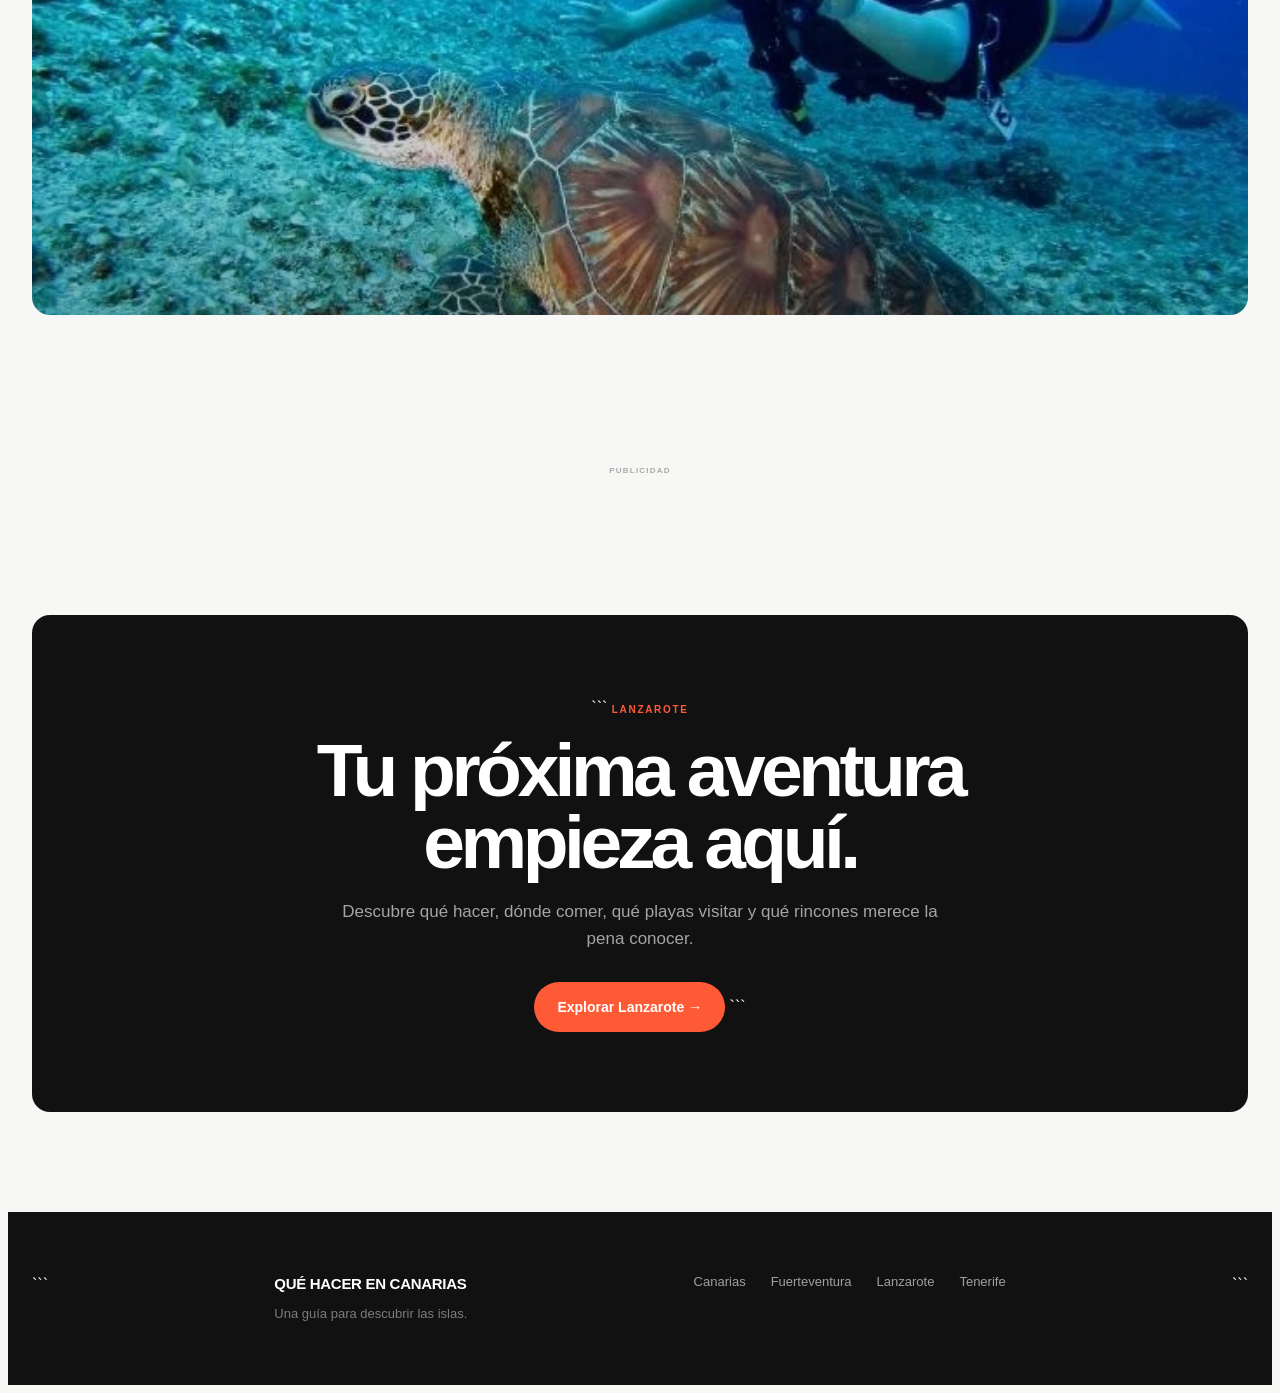
<file: lanzarote/index.html>
<!DOCTYPE html>

<html lang="es">

<head>

  <meta charset="UTF-8">

<meta
name="viewport"
content="width=device-width, initial-scale=1.0"

>

  <title>Qué hacer en Lanzarote | Playas, volcanes y lugares imprescindibles</title>

<meta
name="description"
content="Descubre qué hacer en Lanzarote: volcanes, playas, pueblos, gastronomía, paisajes y lugares imprescindibles para disfrutar de la isla."

>

  <link
    rel="stylesheet"
    href="../css/style.css"
  >

</head>

<body>

<!-- =====================================================
     HEADER
===================================================== -->

<header class="site-header">

  <div class="container header-inner">

```
<a href="../index.html" class="logo">
  QUÉ HACER <span>EN CANARIAS</span>
</a>

<nav class="main-nav">

  <a href="../canarias/">
    Canarias
  </a>

  <a href="../fuerteventura/">
    Fuerteventura
  </a>

  <a href="#experiencias">
    Experiencias
  </a>

</nav>
```

  </div>

</header>

<main>

<!-- =====================================================
     PUBLICIDAD SUPERIOR
===================================================== -->

<div class="ad-slot ad-top">

  <!-- PROVEEDOR PUBLICIDAD SUPERIOR -->

</div>

<!-- =====================================================
     HERO LANZAROTE
===================================================== -->

<section class="hero">

  <div class="hero-content">

```
<span class="hero-kicker">
  LANZAROTE · GUÍA DE LA ISLA
</span>

<h1>
  Lanzarote<br>
  no parece real.
</h1>

<p class="hero-text">
  Volcanes, playas, pueblos blancos, paisajes
  de otro planeta y una gastronomía marcada
  por el carácter de la isla.
</p>

<div class="hero-actions">

  <a
    href="#islas"
    class="button button-primary"
  >
    Explorar Lanzarote →
  </a>

  <a
    href="#experiencias"
    class="button button-secondary"
  >
    Ver qué hacer
  </a>

</div>
```

  </div>

</section>

<!-- =====================================================
     PUBLICIDAD DESPUÉS DEL HERO
===================================================== -->

<div class="ad-slot ad-after-hero">

  <!-- PROVEEDOR PUBLICIDAD HERO -->

</div>

<!-- =====================================================
     INTRO
===================================================== -->

<section class="intro">

  <div class="container">

```
<div class="intro-grid">

  <div>

    <span class="section-label">
      DESCUBRE LANZAROTE
    </span>

  </div>

  <div>

    <h2>
      Una isla hecha
      de fuego, mar
      y tierra.
    </h2>

    <p>
      Lanzarote es una isla diferente. Sus volcanes,
      sus paisajes negros, sus playas y sus pueblos
      blancos forman uno de los paisajes más
      reconocibles de Canarias.
    </p>

  </div>

</div>
```

  </div>

</section>

<!-- =====================================================
     CONTENIDO + PUBLICIDAD LATERAL
===================================================== -->

<div class="content-with-ads">

  <!-- PUBLICIDAD IZQUIERDA -->

  <aside class="ad-sidebar ad-left">

```
<div class="ad-slot">

  <!-- PROVEEDOR PUBLICIDAD IZQUIERDA -->

</div>
```

  </aside>

  <!-- CONTENIDO PRINCIPAL -->

  <div class="main-content">

```
<!-- =================================================
     QUÉ BUSCAS
================================================== -->

<section
  id="islas"
  class="categories"
>

  <div class="container">

    <div class="categories-heading">

      <span class="section-label">
        LANZAROTE
      </span>

      <h2>
        ¿Qué te apetece hacer?
      </h2>

    </div>


    <div class="categories-grid">

      <a
        href="que-hacer/"
        class="category"
      >

        <span>→</span>

        <h3>
          Qué hacer
        </h3>

      </a>


      <a
        href="comer/"
        class="category"
      >

        <span>→</span>

        <h3>
          Comer
        </h3>

      </a>


      <a
        href="playas/"
        class="category"
      >

        <span>→</span>

        <h3>
          Playas
        </h3>

      </a>


      <a
        href="pueblos/"
        class="category"
      >

        <span>→</span>

        <h3>
          Pueblos
        </h3>

      </a>

    </div>

  </div>

</section>
```

  </div>

  <!-- PUBLICIDAD DERECHA -->

  <aside class="ad-sidebar ad-right">

```
<div class="ad-slot">

  <!-- PROVEEDOR PUBLICIDAD DERECHA -->

</div>
```

  </aside>

</div>

<!-- =====================================================
     PUBLICIDAD ENTRE CONTENIDOS
===================================================== -->

<div class="ad-slot ad-content">

  <!-- PROVEEDOR PUBLICIDAD CONTENIDO -->

</div>

<!-- =====================================================
     EXPERIENCIAS DESTACADAS
===================================================== -->

<section
  id="experiencias"
  class="featured"
>

  <div class="container">

```
<div class="section-heading">

  <div>

    <span class="section-label">
      PARA EMPEZAR
    </span>

    <h2>
      Lanzarote,
      a tu manera.
    </h2>

  </div>

  <p>
    Desde paisajes volcánicos hasta pequeñas
    calas y pueblos donde parar a comer.
  </p>

</div>


<div class="featured-grid">


  <!-- VOLCANES -->

  <a
    href="que-hacer/"
    class="featured-card"
  >

    <img
      src="../img/islas/lanzarote.jpg"
      alt="Paisaje volcánico de Lanzarote"
      loading="lazy"
    >

    <div class="featured-content">

      <small>
        LANZAROTE
      </small>

      <h3>
        Volcanes, lava y paisajes que parecen de otro planeta.
      </h3>

      <p>
        Descubre algunos de los lugares más
        impresionantes de la isla.
      </p>

    </div>

  </a>


  <!-- PLAYAS -->

  <a
    href="playas/"
    class="featured-card"
  >

    <img
      src="../img/islas/lanzarote.jpg"
      alt="Playas de Lanzarote"
      loading="lazy"
    >

    <div class="featured-content">

      <small>
        PLAYAS
      </small>

      <h3>
        Del Atlántico salvaje a las calas tranquilas.
      </h3>

      <p>
        Encuentra una playa para cada tipo de día.
      </p>

    </div>

  </a>


</div>
```

  </div>

</section>

<!-- =====================================================
     PUBLICIDAD
===================================================== -->

<div class="ad-slot ad-content">

  <!-- PROVEEDOR PUBLICIDAD CONTENIDO 2 -->

</div>

<!-- =====================================================
     PLAN RÁPIDO
===================================================== -->

<section class="intro">

  <div class="container">

```
<div class="intro-grid">

  <div>

    <span class="section-label">
      PARA TU VIAJE
    </span>

  </div>

  <div>

    <h2>
      Un día puede
      empezar en un
      volcán y acabar
      frente al mar.
    </h2>

    <p>
      Explora la isla sin prisas. Combina naturaleza,
      gastronomía, pueblos y playas para construir
      tu propio plan.
    </p>

    <div class="hero-actions">

      <a
        href="que-hacer/"
        class="button button-primary"
      >
        Ver planes →
      </a>

    </div>

  </div>

</div>
```

  </div>

</section>

<!-- =====================================================
     PUBLICIDAD FINAL
===================================================== -->

<div class="ad-slot ad-bottom">

  <!-- PROVEEDOR PUBLICIDAD FINAL -->

</div>

<!-- =====================================================
     CTA
===================================================== -->

<section class="container">

  <div class="cta">

```
<span class="section-label">
  LANZAROTE
</span>

<h2>
  Tu próxima aventura empieza aquí.
</h2>

<p>
  Descubre qué hacer, dónde comer, qué playas
  visitar y qué rincones merece la pena conocer.
</p>

<a
  href="que-hacer/"
  class="button button-primary"
>
  Explorar Lanzarote →
</a>
```

  </div>

</section>

</main>

<!-- =====================================================
     FOOTER
===================================================== -->

<footer class="site-footer">

  <div class="container footer-inner">

```
<div>

  <div class="footer-logo">
    QUÉ HACER EN CANARIAS
  </div>

  <div class="footer-text">
    Una guía para descubrir las islas.
  </div>

</div>


<div class="footer-links">

  <a href="../canarias/">
    Canarias
  </a>

  <a href="../fuerteventura/">
    Fuerteventura
  </a>

  <a href="../lanzarote/">
    Lanzarote
  </a>

  <a href="../tenerife/">
    Tenerife
  </a>

</div>
```

  </div>

</footer>

</body>

</html>
</file>
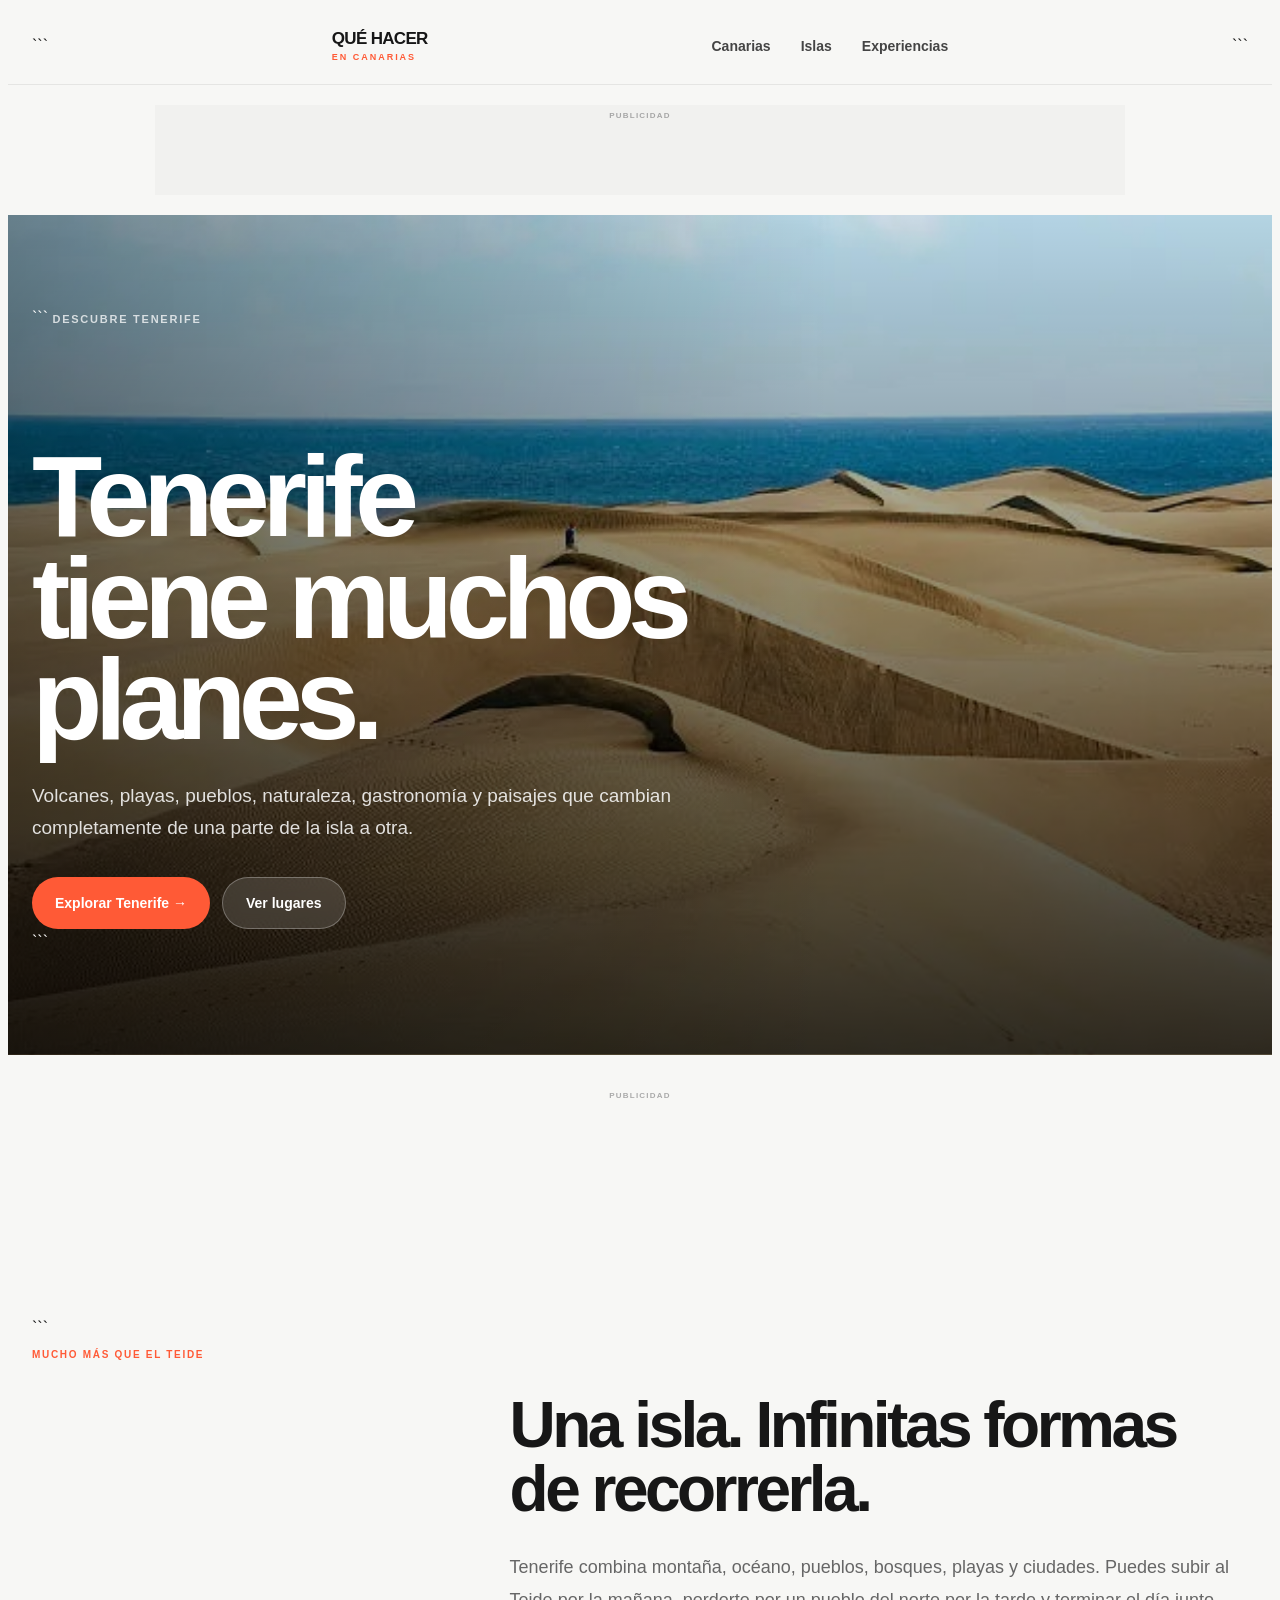
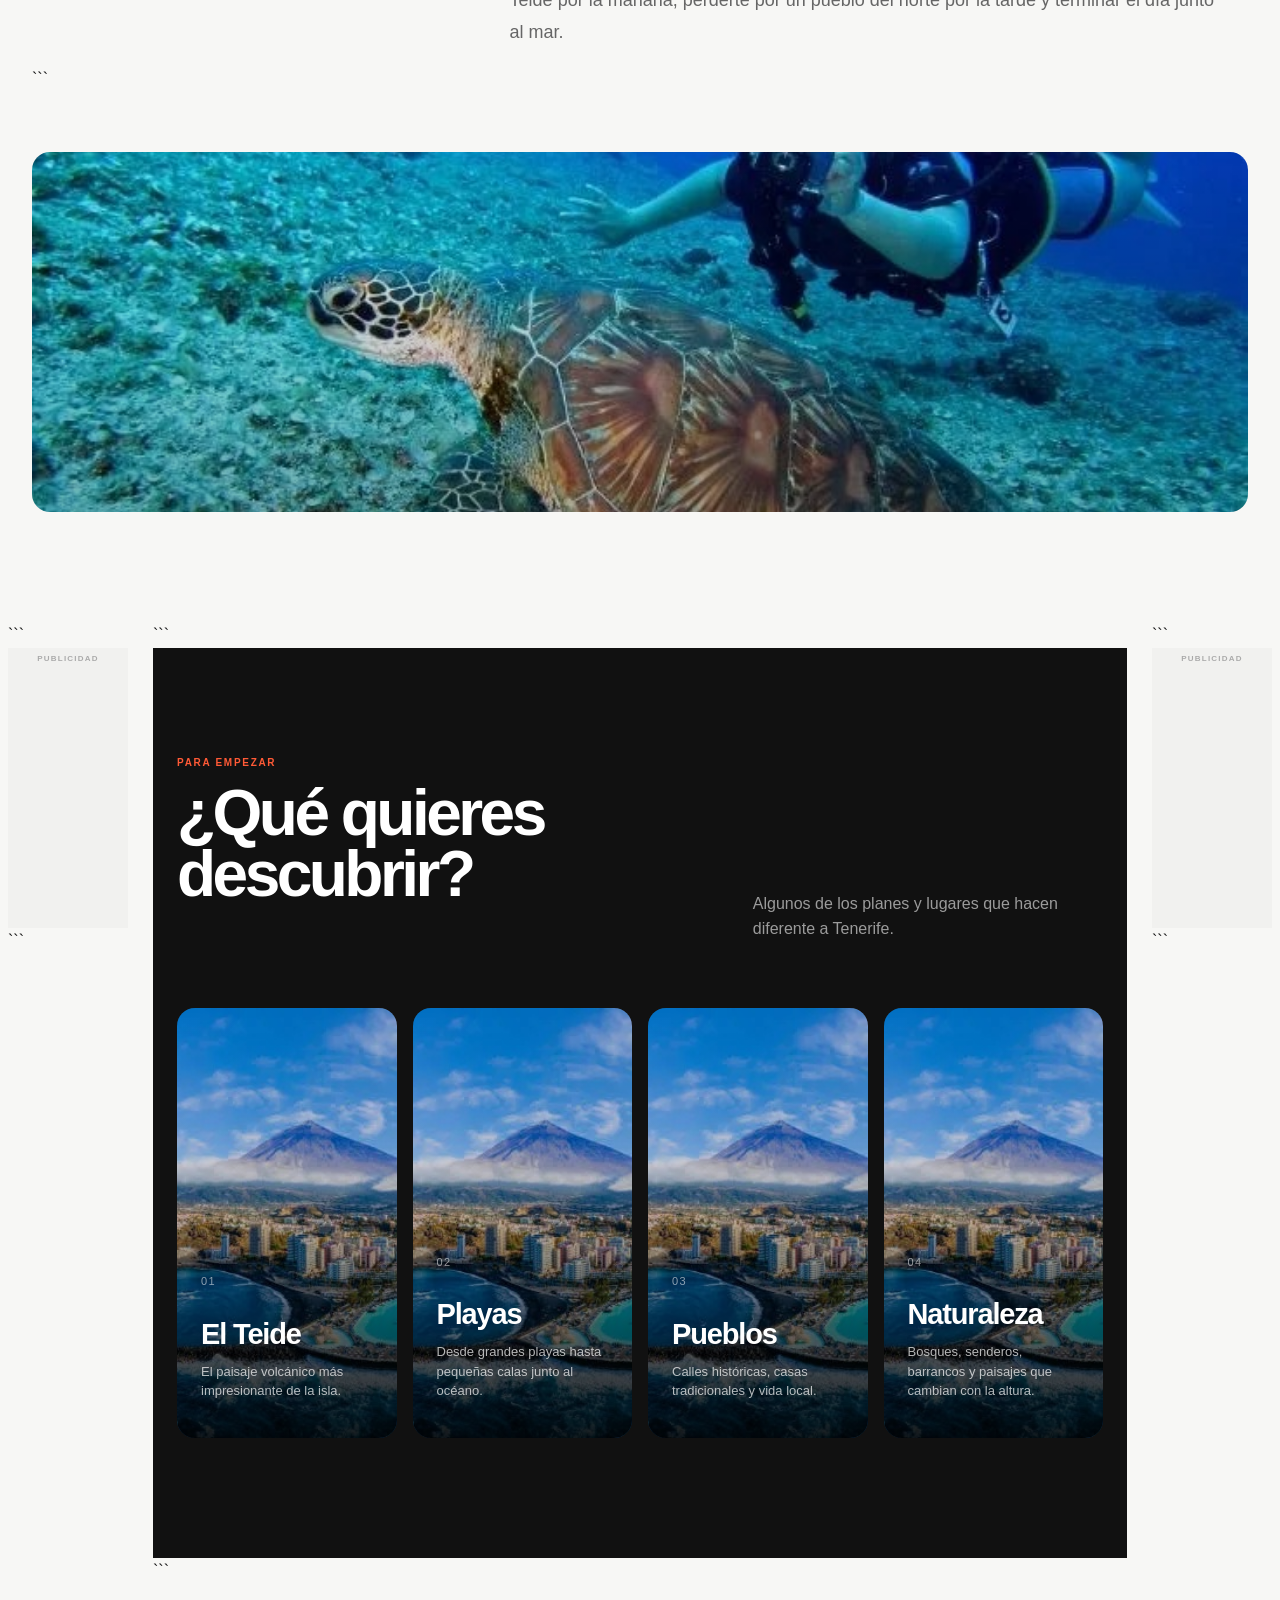
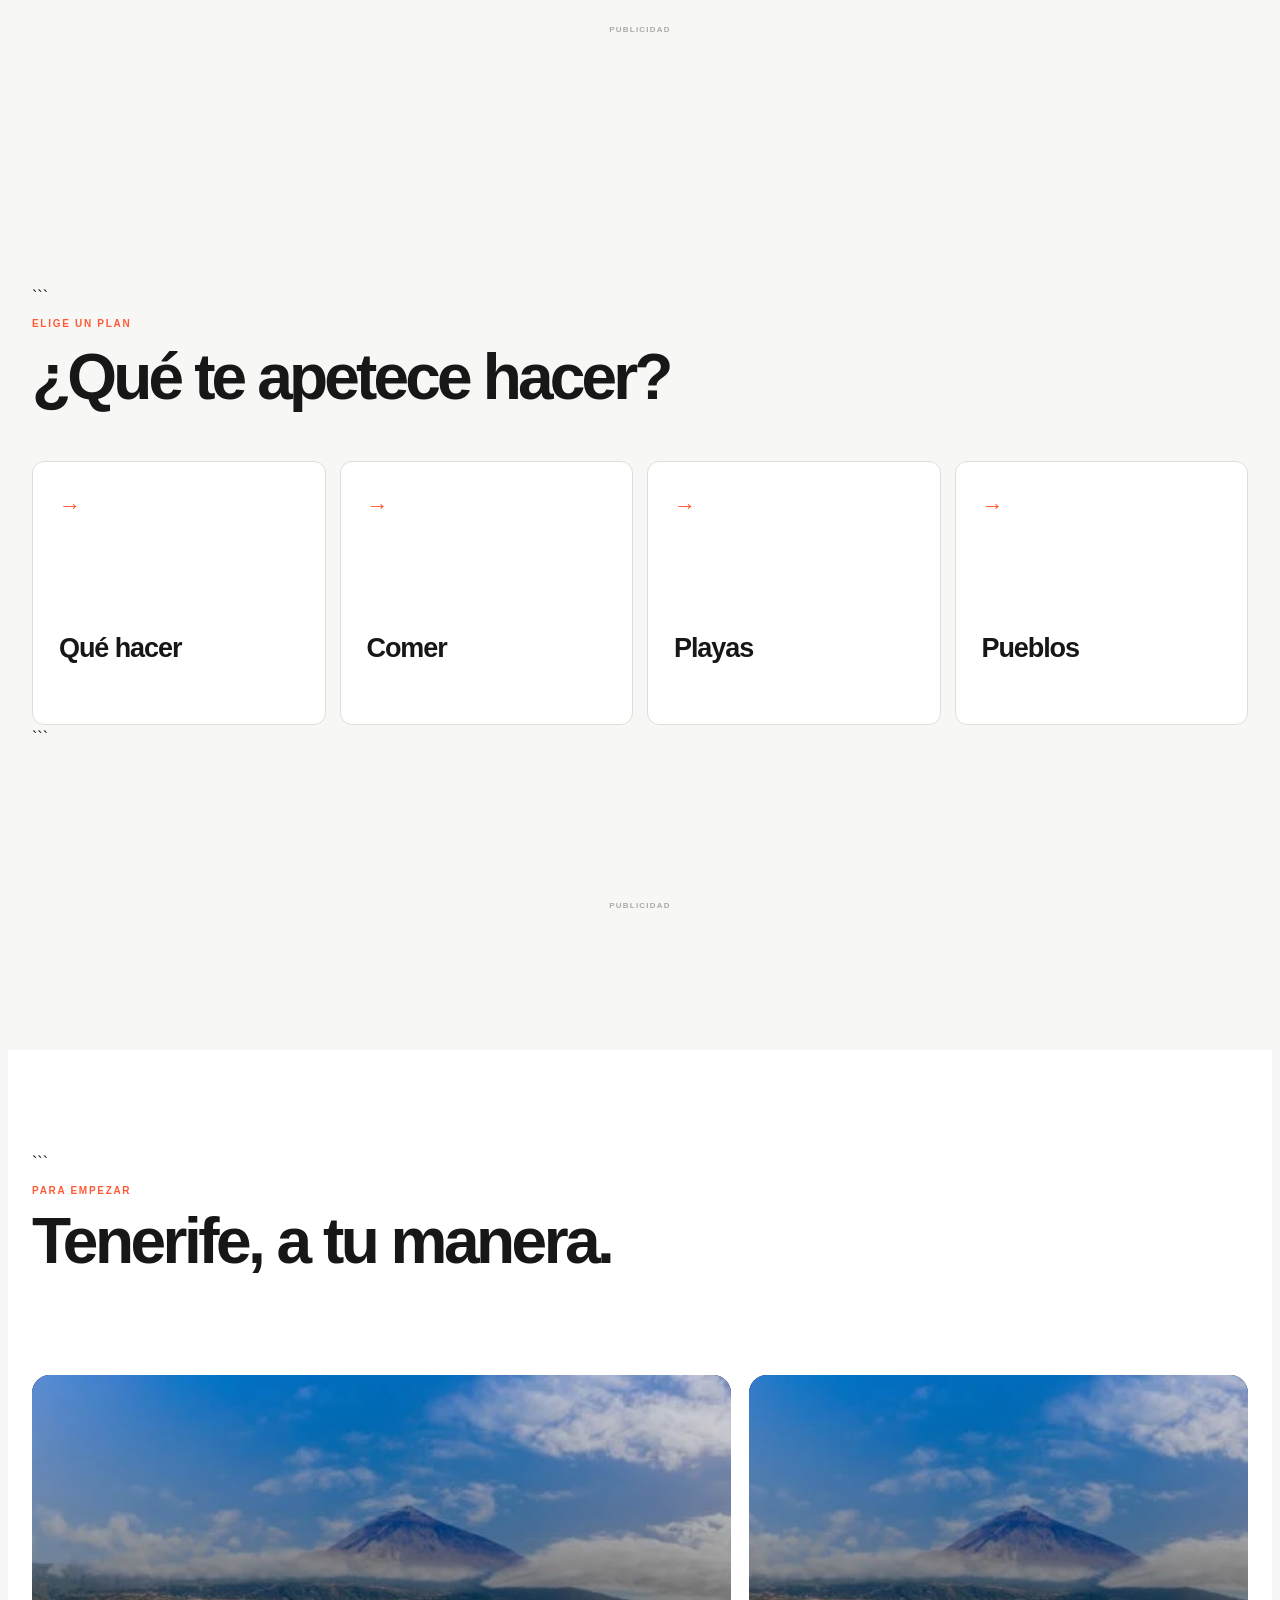
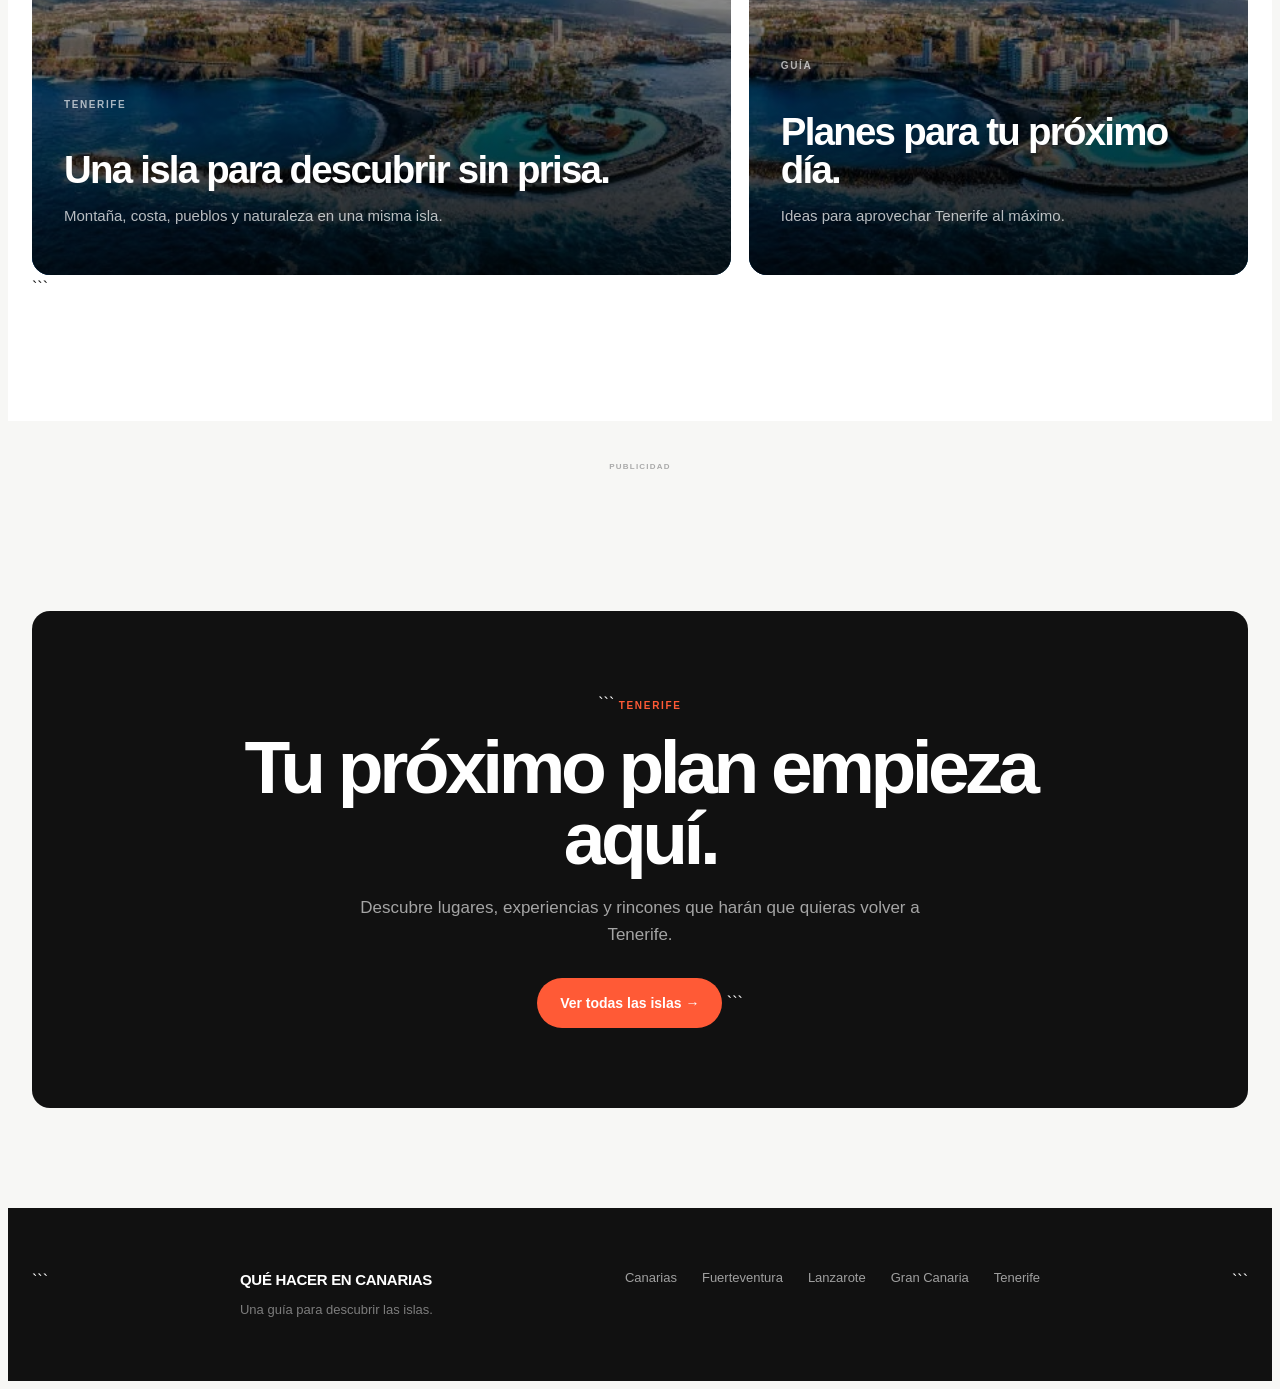
<file: tenerife/index.html>
<!DOCTYPE html>

<html lang="es">

<head>

  <meta charset="UTF-8">

<meta
name="viewport"
content="width=device-width, initial-scale=1.0"

>

  <title>Qué hacer en Tenerife | Lugares, playas y experiencias</title>

<meta
name="description"
content="Descubre qué hacer en Tenerife: Teide, playas, pueblos, naturaleza, gastronomía, miradores y lugares imprescindibles para conocer la isla."

>

  <link
    rel="stylesheet"
    href="../css/style.css"
  >

</head>

<body>

<header class="site-header">

  <div class="container header-inner">

```
<a href="../index.html" class="logo">
  QUÉ HACER <span>EN CANARIAS</span>
</a>

<nav class="main-nav">

  <a href="../canarias/">
    Canarias
  </a>

  <a href="../index.html#islas">
    Islas
  </a>

  <a href="#experiencias">
    Experiencias
  </a>

</nav>
```

  </div>

</header>

<main>

<!-- =====================================================
     PUBLICIDAD SUPERIOR
===================================================== -->

<div class="ad-slot ad-top">

  <!-- PROVEEDOR PUBLICIDAD SUPERIOR -->

</div>

<!-- =====================================================
     HERO
===================================================== -->

<section class="hero">

  <div class="hero-content">

```
<span class="hero-kicker">
  DESCUBRE TENERIFE
</span>

<h1>
  Tenerife<br>
  tiene muchos planes.
</h1>

<p class="hero-text">
  Volcanes, playas, pueblos, naturaleza, gastronomía
  y paisajes que cambian completamente de una parte
  de la isla a otra.
</p>

<div class="hero-actions">

  <a
    href="#experiencias"
    class="button button-primary"
  >
    Explorar Tenerife →
  </a>

  <a
    href="#lugares"
    class="button button-secondary"
  >
    Ver lugares
  </a>

</div>
```

  </div>

</section>

<!-- =====================================================
     PUBLICIDAD DESPUÉS DEL HERO
===================================================== -->

<div class="ad-slot ad-after-hero">

  <!-- PROVEEDOR PUBLICIDAD HERO -->

</div>

<!-- =====================================================
     INTRO
===================================================== -->

<section class="intro">

  <div class="container">

```
<div class="intro-grid">

  <div>

    <span class="section-label">
      MUCHO MÁS QUE EL TEIDE
    </span>

  </div>

  <div>

    <h2>
      Una isla.
      Infinitas formas
      de recorrerla.
    </h2>

    <p>
      Tenerife combina montaña, océano, pueblos,
      bosques, playas y ciudades. Puedes subir al
      Teide por la mañana, perderte por un pueblo
      del norte por la tarde y terminar el día junto
      al mar.
    </p>

  </div>

</div>
```

  </div>

</section>

<!-- =====================================================
     PUBLICIDAD + CONTENIDO
===================================================== -->

<div class="content-with-ads">

  <!-- PUBLICIDAD IZQUIERDA -->

  <aside class="ad-sidebar ad-left">

```
<div class="ad-slot">

  <!-- PROVEEDOR PUBLICIDAD IZQUIERDA -->

</div>
```

  </aside>

  <!-- CONTENIDO PRINCIPAL -->

  <div class="main-content">

```
<!-- =================================================
     LUGARES
================================================== -->

<section
  id="lugares"
  class="islands"
>

  <div class="container">

    <div class="section-heading">

      <div>

        <span class="section-label">
          PARA EMPEZAR
        </span>

        <h2>
          ¿Qué quieres descubrir?
        </h2>

      </div>

      <p>
        Algunos de los planes y lugares que hacen
        diferente a Tenerife.
      </p>

    </div>


    <div class="islands-grid">


      <!-- TEIDE -->

      <a
        href="#"
        class="island-card"
      >

        <img
          src="../img/islas/tenerife.jpg"
          alt="Paisaje de Tenerife"
          loading="lazy"
        >

        <div class="island-content">

          <span class="island-number">
            01
          </span>

          <h3>
            El Teide
          </h3>

          <p>
            El paisaje volcánico más impresionante
            de la isla.
          </p>

        </div>

      </a>


      <!-- PLAYAS -->

      <a
        href="#"
        class="island-card"
      >

        <img
          src="../img/islas/tenerife.jpg"
          alt="Playas de Tenerife"
          loading="lazy"
        >

        <div class="island-content">

          <span class="island-number">
            02
          </span>

          <h3>
            Playas
          </h3>

          <p>
            Desde grandes playas hasta pequeñas
            calas junto al océano.
          </p>

        </div>

      </a>


      <!-- PUEBLOS -->

      <a
        href="#"
        class="island-card"
      >

        <img
          src="../img/islas/tenerife.jpg"
          alt="Pueblos de Tenerife"
          loading="lazy"
        >

        <div class="island-content">

          <span class="island-number">
            03
          </span>

          <h3>
            Pueblos
          </h3>

          <p>
            Calles históricas, casas tradicionales
            y vida local.
          </p>

        </div>

      </a>


      <!-- NATURALEZA -->

      <a
        href="#"
        class="island-card"
      >

        <img
          src="../img/islas/tenerife.jpg"
          alt="Naturaleza de Tenerife"
          loading="lazy"
        >

        <div class="island-content">

          <span class="island-number">
            04
          </span>

          <h3>
            Naturaleza
          </h3>

          <p>
            Bosques, senderos, barrancos y paisajes
            que cambian con la altura.
          </p>

        </div>

      </a>


    </div>

  </div>

</section>
```

  </div>

  <!-- PUBLICIDAD DERECHA -->

  <aside class="ad-sidebar ad-right">

```
<div class="ad-slot">

  <!-- PROVEEDOR PUBLICIDAD DERECHA -->

</div>
```

  </aside>

</div>

<!-- =====================================================
     PUBLICIDAD ENTRE CONTENIDO
===================================================== -->

<div class="ad-slot ad-content">

  <!-- PROVEEDOR PUBLICIDAD CONTENIDO -->

</div>

<!-- =====================================================
     EXPERIENCIAS
===================================================== -->

<section
  id="experiencias"
  class="categories"
>

  <div class="container">

```
<div class="categories-heading">

  <span class="section-label">
    ELIGE UN PLAN
  </span>

  <h2>
    ¿Qué te apetece hacer?
  </h2>

</div>


<div class="categories-grid">


  <a
    href="#"
    class="category"
  >

    <span>→</span>

    <h3>
      Qué hacer
    </h3>

  </a>


  <a
    href="#"
    class="category"
  >

    <span>→</span>

    <h3>
      Comer
    </h3>

  </a>


  <a
    href="#"
    class="category"
  >

    <span>→</span>

    <h3>
      Playas
    </h3>

  </a>


  <a
    href="#"
    class="category"
  >

    <span>→</span>

    <h3>
      Pueblos
    </h3>

  </a>


</div>
```

  </div>

</section>

<!-- =====================================================
     PUBLICIDAD
===================================================== -->

<div class="ad-slot ad-content">

  <!-- PROVEEDOR PUBLICIDAD CONTENIDO -->

</div>

<!-- =====================================================
     DESTACADO
===================================================== -->

<section class="featured">

  <div class="container">

```
<div class="section-heading">

  <div>

    <span class="section-label">
      PARA EMPEZAR
    </span>

    <h2>
      Tenerife,
      a tu manera.
    </h2>

  </div>

</div>


<div class="featured-grid">


  <a
    href="#"
    class="featured-card"
  >

    <img
      src="../img/islas/tenerife.jpg"
      alt="Paisaje de Tenerife"
      loading="lazy"
    >

    <div class="featured-content">

      <small>
        TENERIFE
      </small>

      <h3>
        Una isla para descubrir sin prisa.
      </h3>

      <p>
        Montaña, costa, pueblos y naturaleza
        en una misma isla.
      </p>

    </div>

  </a>


  <a
    href="#"
    class="featured-card"
  >

    <img
      src="../img/islas/tenerife.jpg"
      alt="Naturaleza de Tenerife"
      loading="lazy"
    >

    <div class="featured-content">

      <small>
        GUÍA
      </small>

      <h3>
        Planes para tu próximo día.
      </h3>

      <p>
        Ideas para aprovechar Tenerife al máximo.
      </p>

    </div>

  </a>


</div>
```

  </div>

</section>

<!-- =====================================================
     PUBLICIDAD FINAL
===================================================== -->

<div class="ad-slot ad-bottom">

  <!-- PROVEEDOR PUBLICIDAD FINAL -->

</div>

<!-- =====================================================
     CTA
===================================================== -->

<section class="container">

  <div class="cta">

```
<span class="section-label">
  TENERIFE
</span>

<h2>
  Tu próximo plan empieza aquí.
</h2>

<p>
  Descubre lugares, experiencias y rincones
  que harán que quieras volver a Tenerife.
</p>

<a
  href="../index.html#islas"
  class="button button-primary"
>
  Ver todas las islas →
</a>
```

  </div>

</section>

</main>

<!-- =====================================================
     FOOTER
===================================================== -->

<footer class="site-footer">

  <div class="container footer-inner">

```
<div>

  <div class="footer-logo">
    QUÉ HACER EN CANARIAS
  </div>

  <div class="footer-text">
    Una guía para descubrir las islas.
  </div>

</div>


<div class="footer-links">

  <a href="../canarias/">
    Canarias
  </a>

  <a href="../fuerteventura/">
    Fuerteventura
  </a>

  <a href="../lanzarote/">
    Lanzarote
  </a>

  <a href="../gran-canaria/">
    Gran Canaria
  </a>

  <a href="../tenerife/">
    Tenerife
  </a>

</div>
```

  </div>

</footer>

</body>

</html>
</file>
<file: css/style.css>
```css
/* =========================================================
   QUÉ HACER EN CANARIAS
   STYLE.CSS
   VERSIÓN FINAL HOME
========================================================= */


/* =========================================================
   RESET
========================================================= */

* {
  box-sizing: border-box;
  margin: 0;
  padding: 0;
}

html {
  scroll-behavior: smooth;
}

body {
  font-family: Inter, Arial, Helvetica, sans-serif;
  background: #f7f7f5;
  color: #171717;
  line-height: 1.6;
  overflow-x: hidden;
}

img {
  display: block;
  max-width: 100%;
}

a {
  color: inherit;
  text-decoration: none;
}

a,
button {
  -webkit-tap-highlight-color: transparent;
}


/* =========================================================
   VARIABLES
========================================================= */

:root {

  --black: #111111;
  --dark: #181818;

  --white: #ffffff;

  --cream: #f7f7f5;
  --light: #eeeeea;

  --muted: #737373;

  --accent: #ff5a36;
  --accent-dark: #e84928;

  --container: 1240px;

  --radius: 18px;
  --radius-small: 12px;

  --shadow:
    0 15px 40px rgba(0,0,0,.08);
}


/* =========================================================
   CONTAINER
========================================================= */

.container {

  width:
    min(
      calc(100% - 48px),
      var(--container)
    );

  margin-left: auto;
  margin-right: auto;
}


/* =========================================================
   HEADER
========================================================= */

.site-header {

  position: relative;

  z-index: 50;

  background:
    rgba(247,247,245,.96);

  border-bottom:
    1px solid rgba(0,0,0,.07);

  backdrop-filter:
    blur(12px);
}

.header-inner {

  min-height: 76px;

  display: flex;

  align-items: center;

  justify-content: space-between;

  gap: 30px;
}

.logo {

  font-size: 17px;

  font-weight: 900;

  letter-spacing: -.04em;

  line-height: 1;
}

.logo span {

  display: block;

  margin-top: 6px;

  font-size: 9px;

  letter-spacing: .22em;

  color: var(--accent);
}

.main-nav {

  display: flex;

  align-items: center;

  gap: 30px;
}

.main-nav a {

  font-size: 14px;

  font-weight: 600;

  color: #444;

  transition:
    color .2s ease;
}

.main-nav a:hover {

  color: var(--accent);
}


/* =========================================================
   PUBLICIDAD — BASE
========================================================= */

.ad-slot {

  width: 100%;

  position: relative;

  display: flex;

  align-items: center;

  justify-content: center;

  overflow: hidden;
}

.ad-slot::before {

  content: "PUBLICIDAD";

  position: absolute;

  top: 5px;

  left: 50%;

  transform:
    translateX(-50%);

  font-size: 8px;

  font-weight: 700;

  letter-spacing: .15em;

  color: #aaa;

  pointer-events: none;
}


/* =========================================================
   PUBLICIDAD SUPERIOR
========================================================= */

.ad-top {

  min-height: 90px;

  max-width: 970px;

  margin:
    20px auto;
}

.ad-top::after {

  content: "";

  position: absolute;

  inset: 0;

  background:
    rgba(0,0,0,.025);

  pointer-events: none;
}


/* =========================================================
   PUBLICIDAD DESPUÉS DEL HERO
========================================================= */

.ad-after-hero {

  min-height: 90px;

  max-width: 970px;

  margin:
    30px auto;
}


/* =========================================================
   PUBLICIDAD DE CONTENIDO
========================================================= */

.ad-content {

  min-height: 120px;

  max-width: 970px;

  margin:
    35px auto;
}


/* =========================================================
   PUBLICIDAD FINAL
========================================================= */

.ad-bottom {

  min-height: 120px;

  max-width: 970px;

  margin:
    35px auto;
}


/* =========================================================
   LAYOUT CON PUBLICIDAD LATERAL
========================================================= */

.content-with-ads {

  width: 100%;

  display: grid;

  grid-template-columns:
    minmax(120px, 1fr)
    minmax(0, 1240px)
    minmax(120px, 1fr);

  gap: 25px;

  align-items: start;
}

.main-content {

  min-width: 0;
}

.ad-sidebar {

  min-width: 0;

  position: relative;
}

.ad-sidebar .ad-slot {

  min-height: 280px;

  position: sticky;

  top: 30px;

  background:
    rgba(0,0,0,.025);
}


/* =========================================================
   HERO
========================================================= */

.hero {

  min-height: 700px;

  position: relative;

  display: flex;

  align-items: flex-end;

  overflow: hidden;

  background-image:

    linear-gradient(
      to top,
      rgba(0,0,0,.82),
      rgba(0,0,0,.10)
    ),

    url("../img/hero/canarias-hero.jpg");

  background-size: cover;

  background-position: center;

  color: white;
}

.hero::after {

  content: "";

  position: absolute;

  inset: 0;

  background:
    linear-gradient(
      90deg,
      rgba(0,0,0,.38),
      transparent 65%
    );

  pointer-events: none;
}

.hero-content {

  position: relative;

  z-index: 2;

  width: 100%;

  max-width: var(--container);

  margin: 0 auto;

  padding:
    90px 24px
    100px;
}

.hero-kicker {

  display: inline-block;

  margin-bottom: 22px;

  font-size: 11px;

  font-weight: 800;

  letter-spacing: .16em;

  color:
    rgba(255,255,255,.75);
}

.hero h1 {

  max-width: 900px;

  margin-bottom: 30px;

  font-size:
    clamp(58px, 9vw, 120px);

  line-height: .88;

  letter-spacing: -.065em;

  font-weight: 900;
}

.hero-text {

  max-width: 650px;

  margin-bottom: 34px;

  font-size: 19px;

  line-height: 1.65;

  color:
    rgba(255,255,255,.85);
}

.hero-actions {

  display: flex;

  flex-wrap: wrap;

  gap: 12px;
}


/* =========================================================
   BUTTONS
========================================================= */

.button {

  min-height: 50px;

  padding:
    0 23px;

  display: inline-flex;

  align-items: center;

  justify-content: center;

  border-radius: 999px;

  font-size: 14px;

  font-weight: 800;

  transition:
    transform .2s ease,
    background .2s ease,
    color .2s ease;
}

.button:hover {

  transform:
    translateY(-2px);
}

.button-primary {

  background:
    var(--accent);

  color: white;
}

.button-primary:hover {

  background:
    var(--accent-dark);
}

.button-secondary {

  background:
    rgba(255,255,255,.13);

  color: white;

  border:
    1px solid rgba(255,255,255,.28);

  backdrop-filter:
    blur(8px);
}

.button-secondary:hover {

  background:
    rgba(255,255,255,.22);
}


/* =========================================================
   INTRO
========================================================= */

.intro {

  padding:
    110px 0;
}

.intro-grid {

  display: grid;

  grid-template-columns:
    .7fr 1.3fr;

  gap: 80px;
}

.section-label {

  display: inline-block;

  font-size: 10px;

  font-weight: 900;

  letter-spacing: .17em;

  color: var(--accent);
}

.intro h2 {

  max-width: 850px;

  margin-bottom: 30px;

  font-size:
    clamp(38px, 5vw, 68px);

  line-height: 1;

  letter-spacing: -.055em;
}

.intro p {

  max-width: 720px;

  color: #666;

  font-size: 18px;

  line-height: 1.8;
}


/* =========================================================
   IMAGEN INTRO
========================================================= */

.intro::after {

  content: "";

  display: block;

  width:
    min(
      calc(100% - 48px),
      var(--container)
    );

  height: 360px;

  margin:
    60px auto 0;

  border-radius:
    var(--radius);

  background-image:

    linear-gradient(
      to top,
      rgba(0,0,0,.30),
      rgba(0,0,0,.03)
    ),

    url("../img/hero/canarias-buceo.jpg");

  background-size: cover;

  background-position: center;
}


/* =========================================================
   ISLANDS
========================================================= */

.islands {

  padding:
    100px 0 120px;

  background:
    #111;

  color: white;
}

.section-heading {

  display: flex;

  align-items: flex-end;

  justify-content: space-between;

  gap: 50px;

  margin-bottom: 50px;
}

.section-heading h2 {

  margin-top: 10px;

  font-size:
    clamp(42px, 5vw, 70px);

  line-height: .95;

  letter-spacing: -.055em;
}

.section-heading > p {

  max-width: 400px;

  color:
    rgba(255,255,255,.58);

  font-size: 16px;
}


/* =========================================================
   ISLAND GRID
========================================================= */

.islands-grid {

  display: grid;

  grid-template-columns:
    repeat(4, 1fr);

  gap: 16px;
}

.island-card {

  min-height: 430px;

  position: relative;

  overflow: hidden;

  border-radius:
    var(--radius);

  background: #222;

  isolation: isolate;
}

.island-card::after {

  content: "";

  position: absolute;

  inset: 0;

  z-index: 1;

  background:
    linear-gradient(
      to top,
      rgba(0,0,0,.88),
      rgba(0,0,0,.08) 65%
    );

  pointer-events: none;
}

.island-card img {

  position: absolute;

  inset: 0;

  width: 100%;

  height: 100%;

  object-fit: cover;

  transition:
    transform .6s cubic-bezier(.2,.7,.2,1);
}

.island-card:hover img {

  transform:
    scale(1.07);
}

.island-content {

  position: absolute;

  z-index: 3;

  left: 24px;

  right: 24px;

  bottom: 24px;
}

.island-number {

  display: block;

  margin-bottom: 8px;

  font-size: 11px;

  letter-spacing: .12em;

  color:
    rgba(255,255,255,.55);
}

.island-content h3 {

  margin-bottom: 9px;

  font-size: 29px;

  line-height: 1;

  letter-spacing: -.04em;
}

.island-content p {

  font-size: 13px;

  line-height: 1.5;

  color:
    rgba(255,255,255,.7);
}


/* =========================================================
   CATEGORIES
========================================================= */

.categories {

  padding:
    110px 0;

  background:
    #f7f7f5;
}

.categories-heading {

  margin-bottom: 45px;
}

.categories-heading h2 {

  max-width: 800px;

  margin-top: 12px;

  font-size:
    clamp(42px, 5vw, 72px);

  line-height: .95;

  letter-spacing: -.06em;
}

.categories-grid {

  display: grid;

  grid-template-columns:
    repeat(4, 1fr);

  gap: 14px;
}

.category {

  min-height: 210px;

  padding: 26px;

  display: flex;

  flex-direction: column;

  justify-content: space-between;

  border:
    1px solid #deded9;

  border-radius:
    var(--radius-small);

  background: white;

  transition:
    transform .25s ease,
    background .25s ease,
    color .25s ease;
}

.category > span {

  font-size: 22px;

  color: var(--accent);
}

.category h3 {

  font-size: 27px;

  letter-spacing: -.04em;
}

.category:hover {

  transform:
    translateY(-5px);

  background:
    var(--black);

  color: white;

  border-color:
    var(--black);
}


/* =========================================================
   FEATURED
========================================================= */

.featured {

  padding:
    100px 0 120px;

  background:
    white;
}

.featured-grid {

  display: grid;

  grid-template-columns:
    1.4fr 1fr;

  gap: 18px;
}

.featured-card {

  min-height: 500px;

  position: relative;

  overflow: hidden;

  border-radius:
    var(--radius);

  background: #222;

  color: white;

  isolation: isolate;
}

.featured-card::after {

  content: "";

  position: absolute;

  inset: 0;

  z-index: 1;

  background:
    linear-gradient(
      to top,
      rgba(0,0,0,.88),
      rgba(0,0,0,.08)
    );
}

.featured-card img {

  position: absolute;

  inset: 0;

  width: 100%;

  height: 100%;

  object-fit: cover;

  transition:
    transform .6s ease;
}

.featured-card:hover img {

  transform:
    scale(1.05);
}

.featured-content {

  position: absolute;

  z-index: 2;

  left: 32px;

  right: 32px;

  bottom: 32px;
}

.featured-content small {

  display: block;

  margin-bottom: 12px;

  font-size: 10px;

  font-weight: 900;

  letter-spacing: .16em;

  color:
    rgba(255,255,255,.65);
}

.featured-content h3 {

  max-width: 700px;

  margin-bottom: 12px;

  font-size:
    clamp(28px, 3vw, 46px);

  line-height: 1;

  letter-spacing: -.045em;
}

.featured-content p {

  font-size: 15px;

  color:
    rgba(255,255,255,.72);
}


/* =========================================================
   CTA
========================================================= */

.cta {

  margin:
    0 0 100px;

  padding:
    80px;

  border-radius:
    var(--radius);

  background:
    var(--black);

  color: white;

  text-align: center;
}

.cta .section-label {

  color:
    var(--accent);
}

.cta h2 {

  max-width: 800px;

  margin:
    15px auto 20px;

  font-size:
    clamp(40px, 6vw, 75px);

  line-height: .95;

  letter-spacing: -.06em;
}

.cta p {

  max-width: 600px;

  margin:
    0 auto 30px;

  color:
    rgba(255,255,255,.62);

  font-size: 17px;
}


/* =========================================================
   FOOTER
========================================================= */

.site-footer {

  padding:
    60px 0;

  background:
    #111;

  color: white;
}

.footer-inner {

  display: flex;

  justify-content: space-between;

  gap: 50px;
}

.footer-logo {

  font-size: 15px;

  font-weight: 900;

  letter-spacing: -.02em;
}

.footer-text {

  margin-top: 8px;

  color:
    rgba(255,255,255,.45);

  font-size: 13px;
}

.footer-links {

  display: flex;

  flex-wrap: wrap;

  gap: 25px;
}

.footer-links a {

  color:
    rgba(255,255,255,.6);

  font-size: 13px;

  transition:
    color .2s ease;
}

.footer-links a:hover {

  color: white;
}


/* =========================================================
   TABLET / DESKTOP PEQUEÑO
========================================================= */

@media (max-width: 1200px) {

  .content-with-ads {

    grid-template-columns:
      90px
      minmax(0, 1fr)
      90px;

    gap: 15px;
  }

  .islands-grid {

    grid-template-columns:
      repeat(2, 1fr);
  }

  .categories-grid {

    grid-template-columns:
      repeat(2, 1fr);
  }
}


/* =========================================================
   TABLET
========================================================= */

@media (max-width: 900px) {

  .container {

    width:
      min(
        calc(100% - 34px),
        var(--container)
      );
  }

  .content-with-ads {

    display: block;
  }

  .ad-sidebar {

    display: none;
  }

  .header-inner {

    min-height: 68px;
  }

  .main-nav {

    gap: 18px;
  }

  .main-nav a {

    font-size: 12px;
  }

  .hero {

    min-height: 620px;
  }

  .hero-content {

    padding:
      70px 0;
  }

  .intro {

    padding:
      80px 0;
  }

  .intro-grid {

    grid-template-columns:
      1fr;

    gap: 25px;
  }

  .intro::after {

    width:
      min(
        calc(100% - 34px),
        var(--container)
      );

    height: 320px;
  }

  .section-heading {

    align-items: flex-start;

    flex-direction: column;

    gap: 20px;
  }

  .featured-grid {

    grid-template-columns:
      1fr;
  }

  .featured-card {

    min-height: 430px;
  }
}


/* =========================================================
   MOBILE
========================================================= */

@media (max-width: 600px) {

  .container {

    width:
      calc(100% - 28px);
  }


  /* HEADER */

  .header-inner {

    min-height: 64px;
  }

  .main-nav {

    display: none;
  }


  /* ADS */

  .ad-top,
  .ad-after-hero,
  .ad-content,
  .ad-bottom {

    min-height: 90px;

    margin:
      20px auto;
  }


  /* HERO */

  .hero {

    min-height: 650px;

    background-position:
      center center;
  }

  .hero-content {

    padding:
      50px 0 60px;
  }

  .hero h1 {

    margin-bottom: 24px;

    font-size:
      clamp(54px, 17vw, 82px);
  }

  .hero-text {

    font-size: 16px;

    line-height: 1.65;
  }

  .hero-actions {

    flex-direction: column;

    align-items: stretch;
  }

  .button {

    width: 100%;
  }


  /* INTRO */

  .intro {

    padding:
      70px 0;
  }

  .intro h2 {

    font-size: 42px;
  }

  .intro p {

    font-size: 16px;
  }

  .intro::after {

    width:
      calc(100% - 28px);

    height: 260px;

    margin-top: 40px;

    border-radius:
      14px;
  }


  /* ISLANDS */

  .islands {

    padding:
      75px 0 85px;
  }

  .section-heading {

    margin-bottom: 30px;
  }

  .section-heading h2 {

    font-size: 46px;
  }

  .islands-grid {

    grid-template-columns:
      1fr;

    gap: 12px;
  }

  .island-card {

    min-height: 390px;
  }


  /* CATEGORIES */

  .categories {

    padding:
      75px 0;
  }

  .categories-grid {

    grid-template-columns:
      1fr;

    gap: 10px;
  }

  .category {

    min-height: 150px;
  }


  /* FEATURED */

  .featured {

    padding:
      75px 0;
  }

  .featured-grid {

    gap: 12px;
  }

  .featured-card {

    min-height: 390px;
  }

  .featured-content {

    left: 22px;

    right: 22px;

    bottom: 22px;
  }


  /* CTA */

  .cta {

    margin-bottom:
      70px;

    padding:
      55px 22px;
  }

  .cta h2 {

    font-size: 43px;
  }

  .cta p {

    font-size: 15px;
  }


  /* FOOTER */

  .footer-inner {

    flex-direction: column;

    gap: 30px;
  }

  .footer-links {

    gap: 15px;
  }
}


/* =========================================================
   REDUCED MOTION
========================================================= */

@media (prefers-reduced-motion: reduce) {

  html {
    scroll-behavior: auto;
  }

  *,
  *::before,
  *::after {

    transition: none !important;

    animation: none !important;
  }
}
```
</file>
